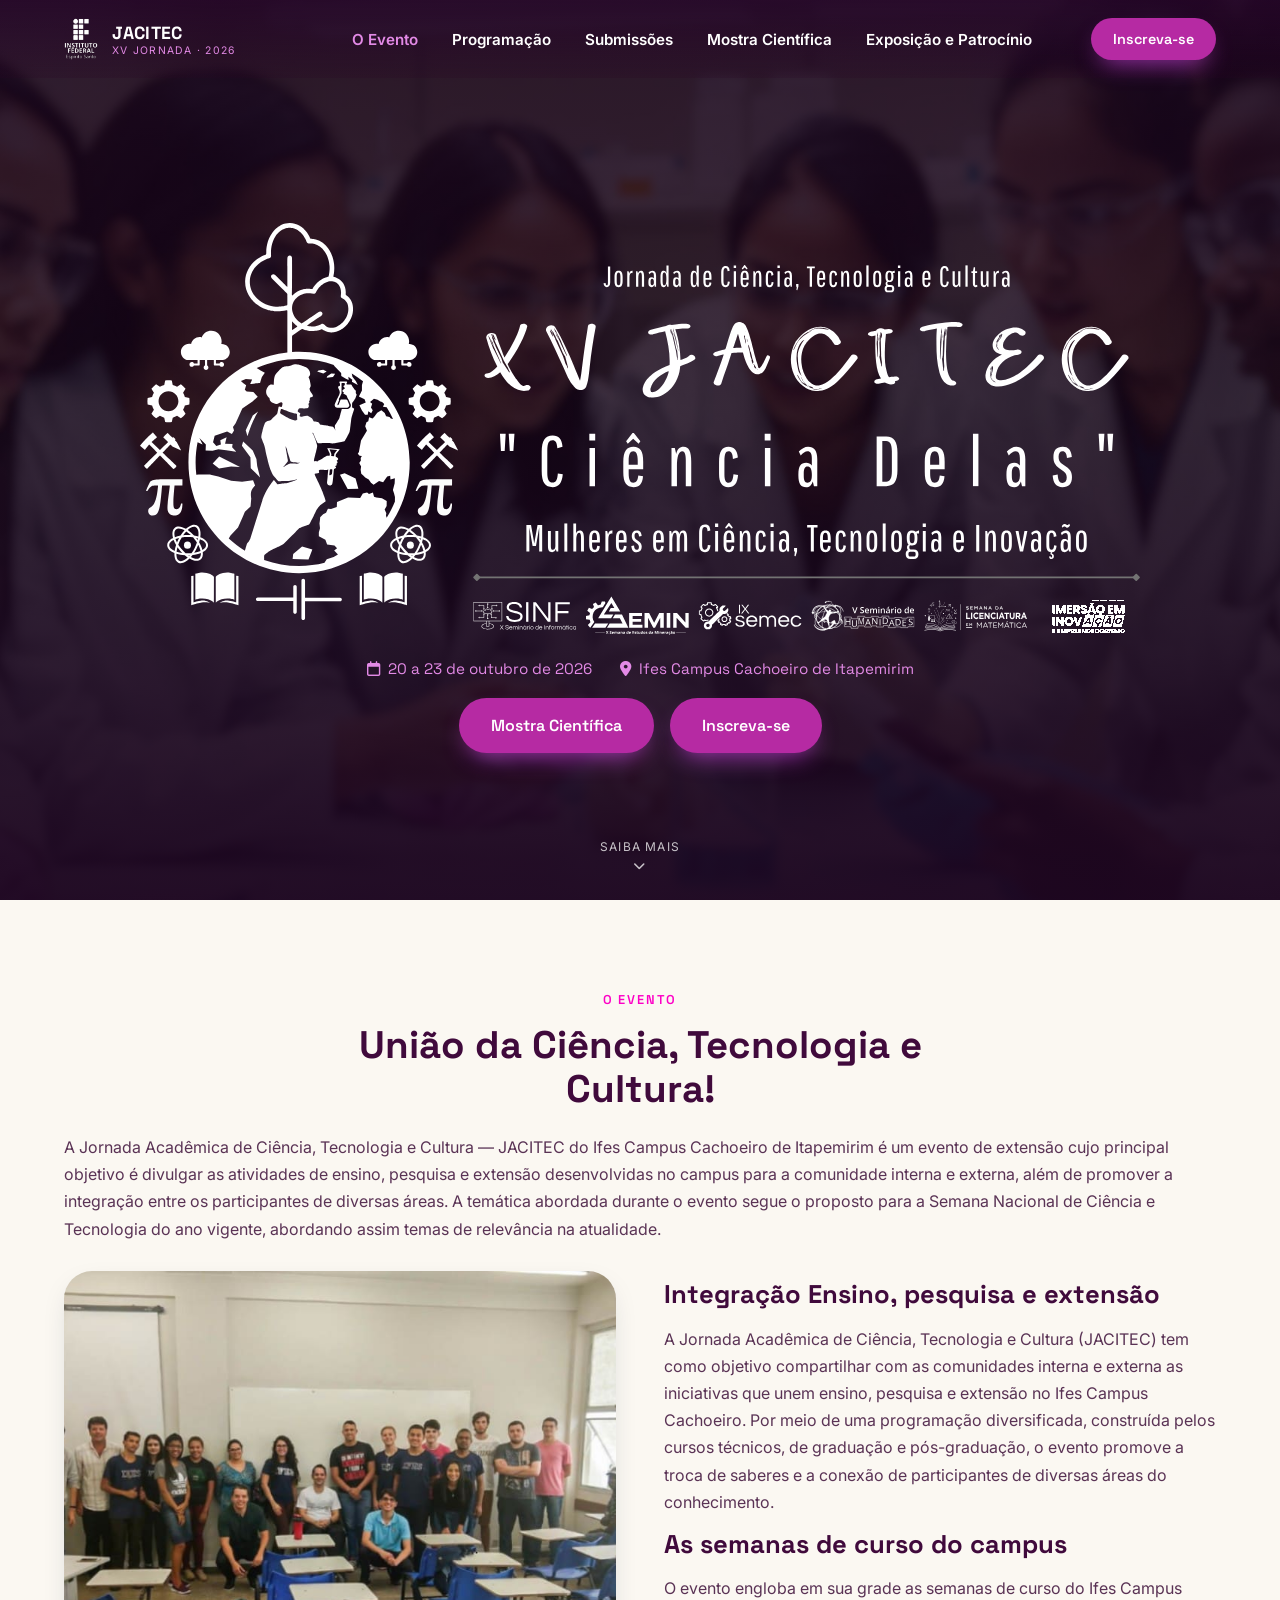
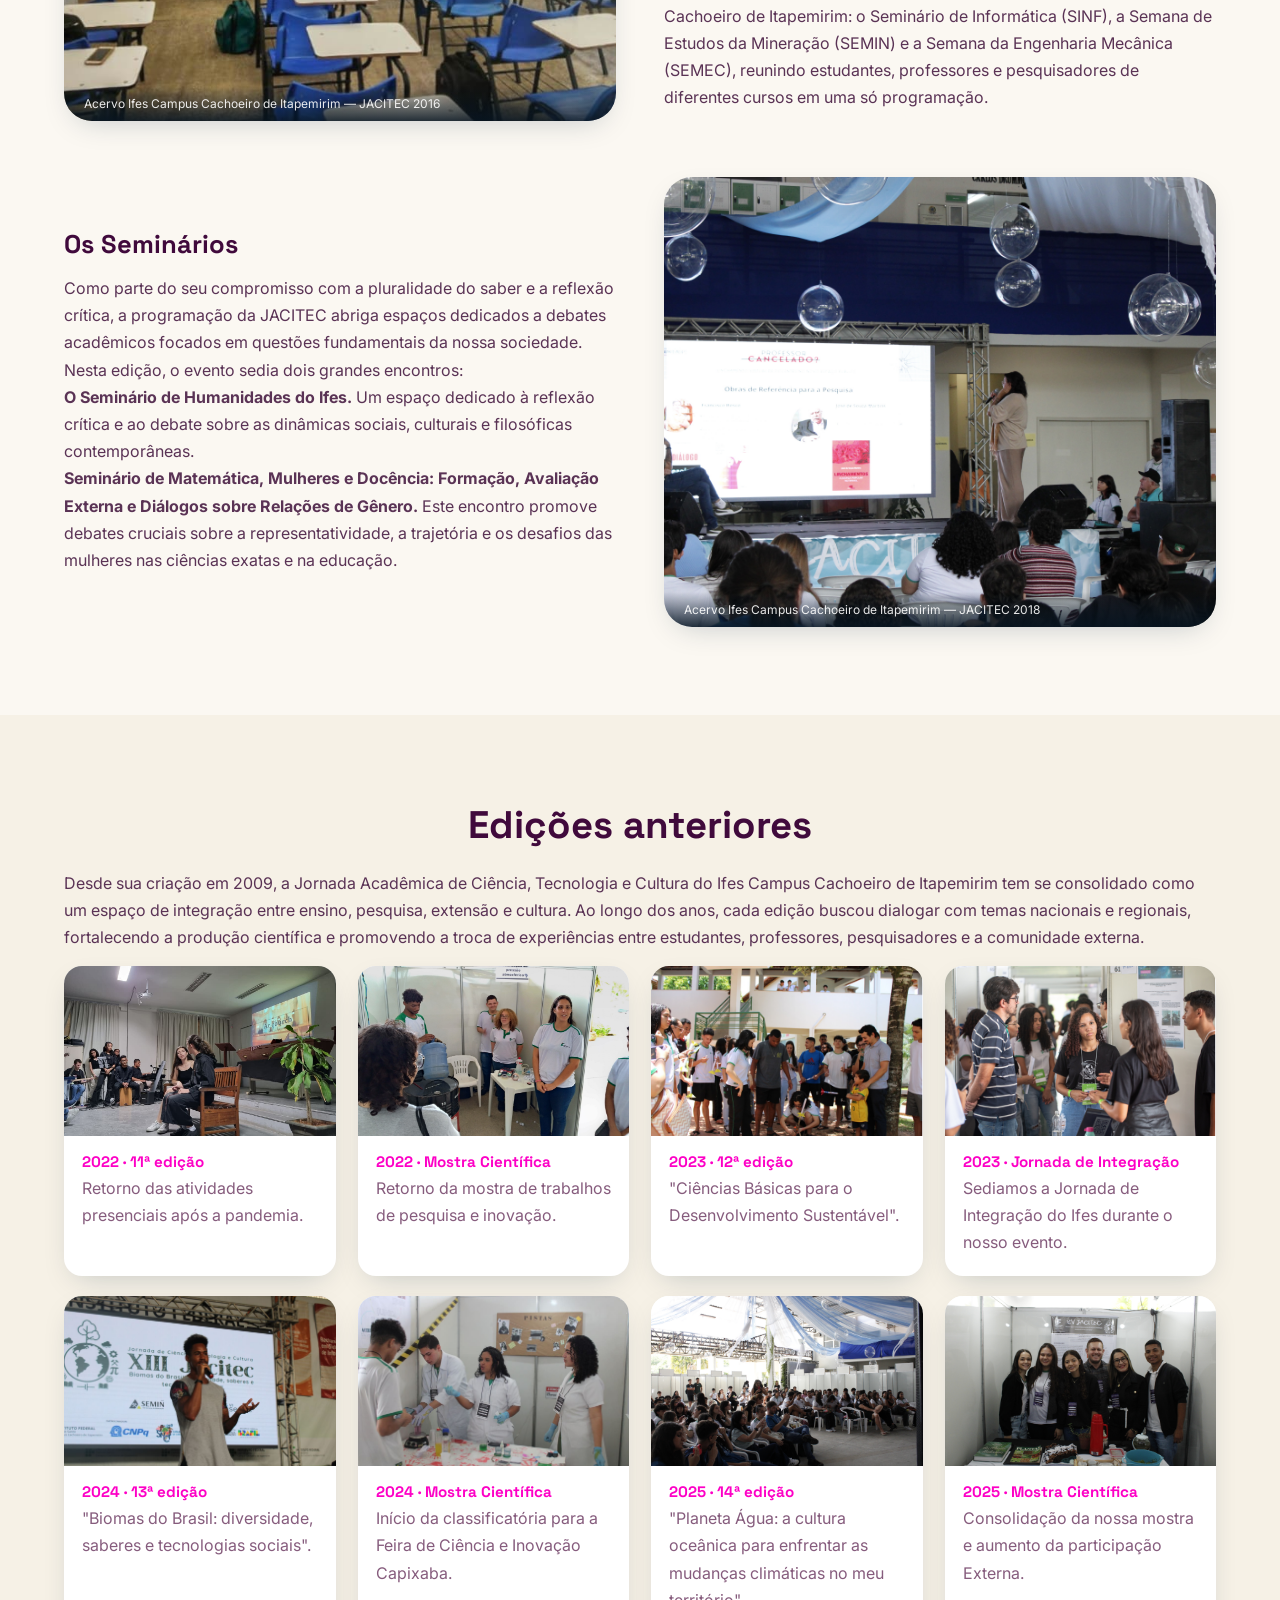
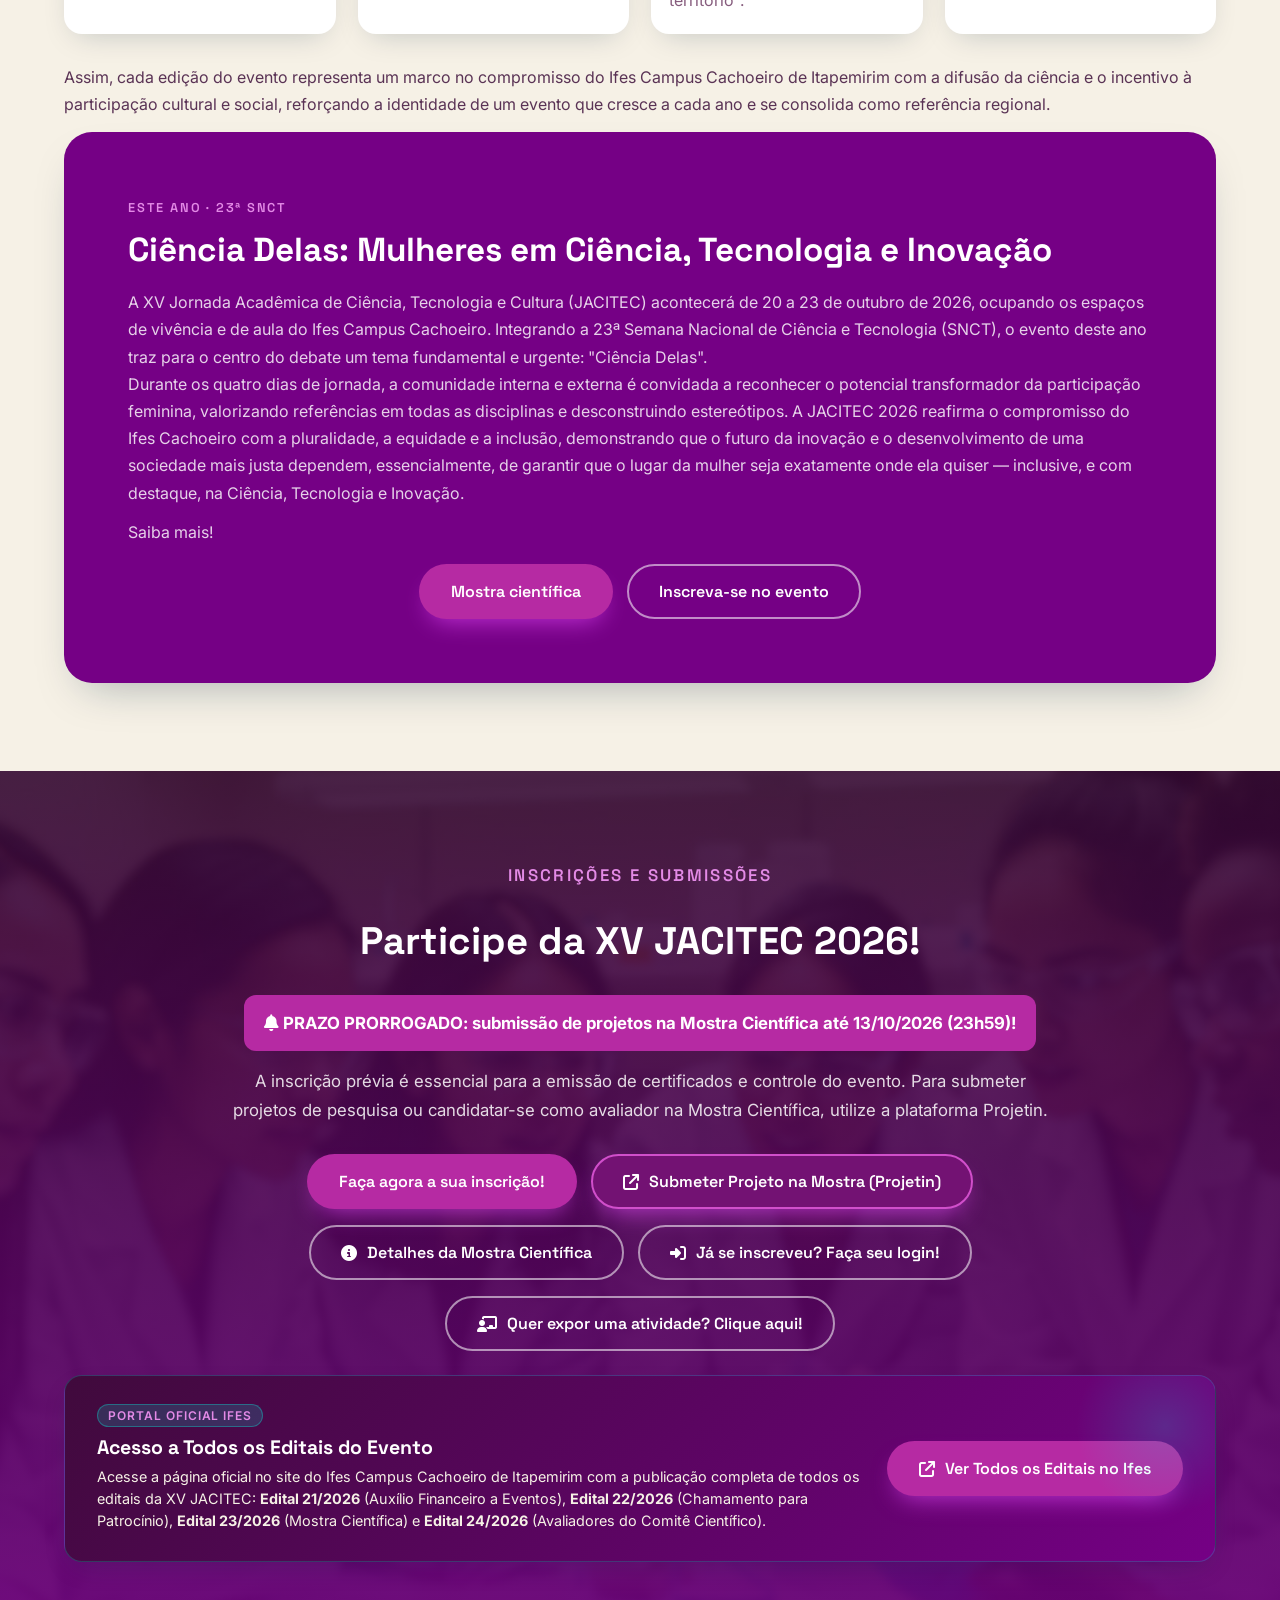
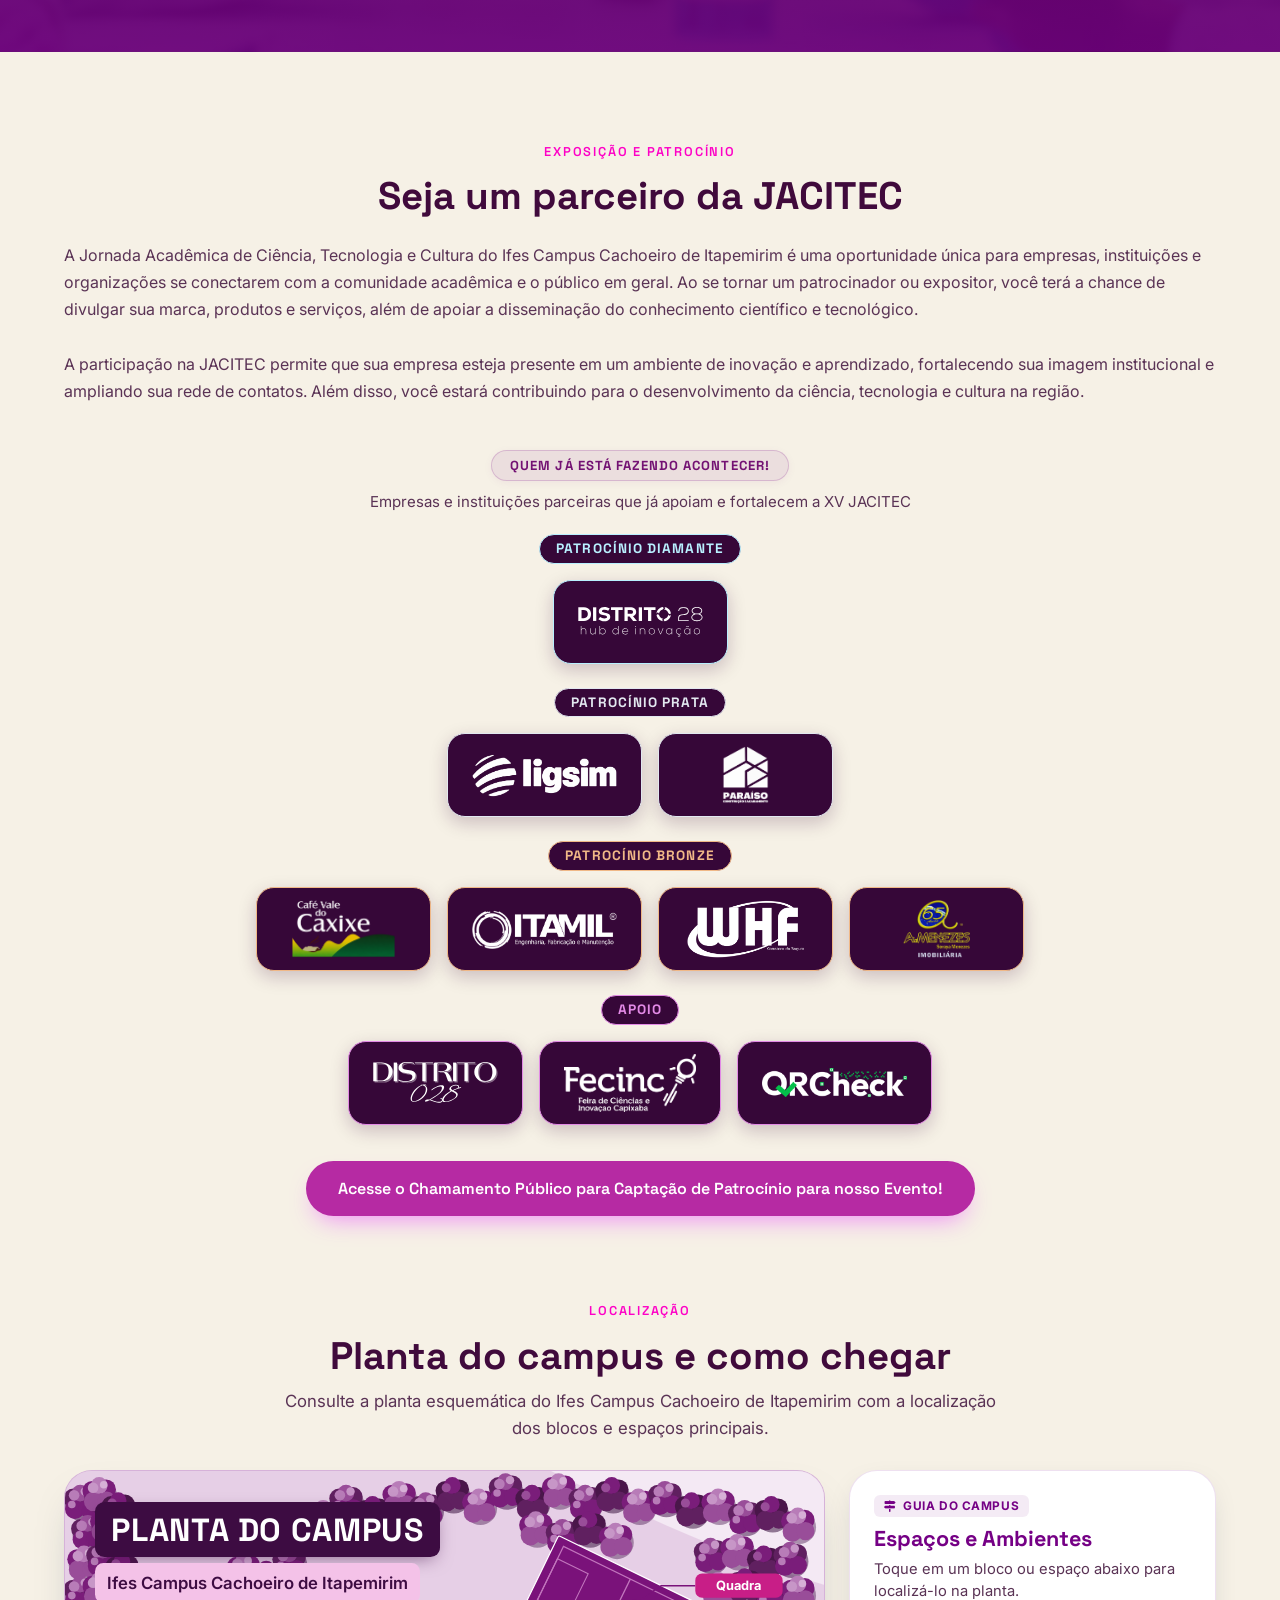
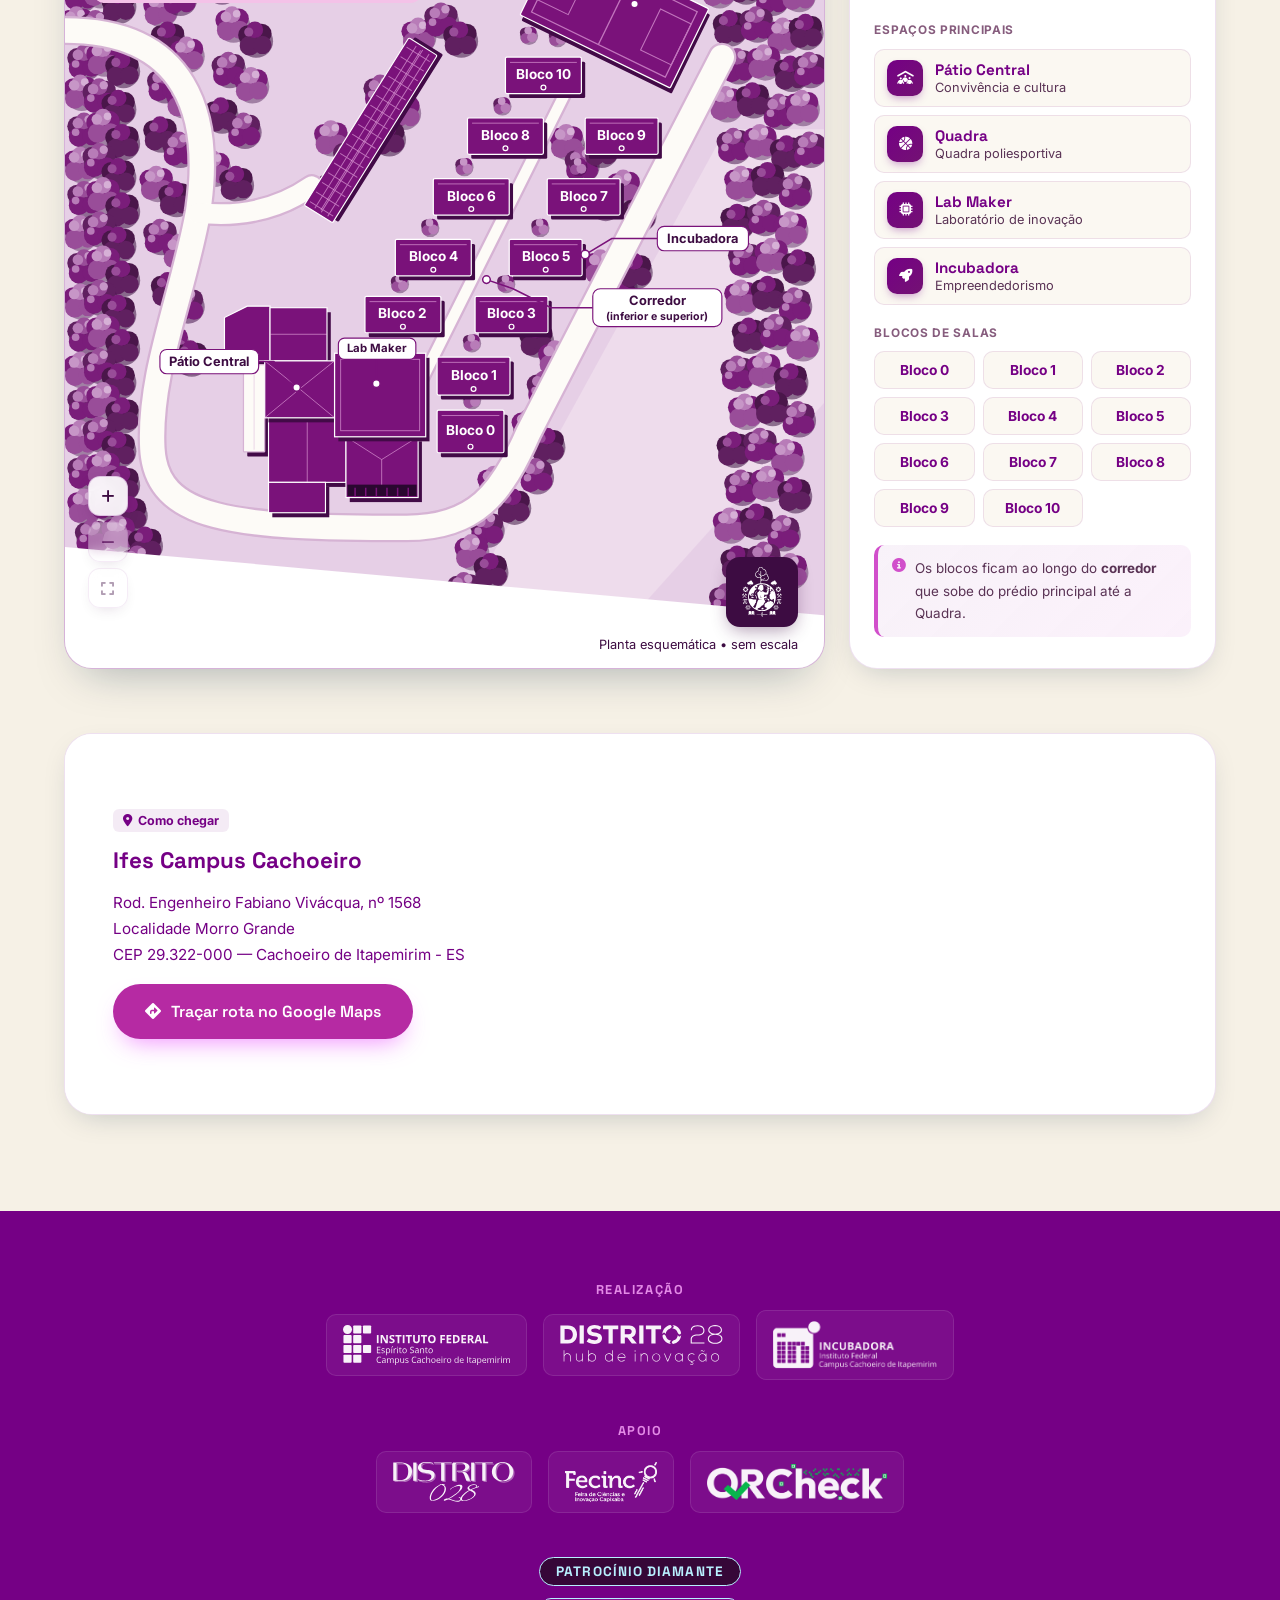
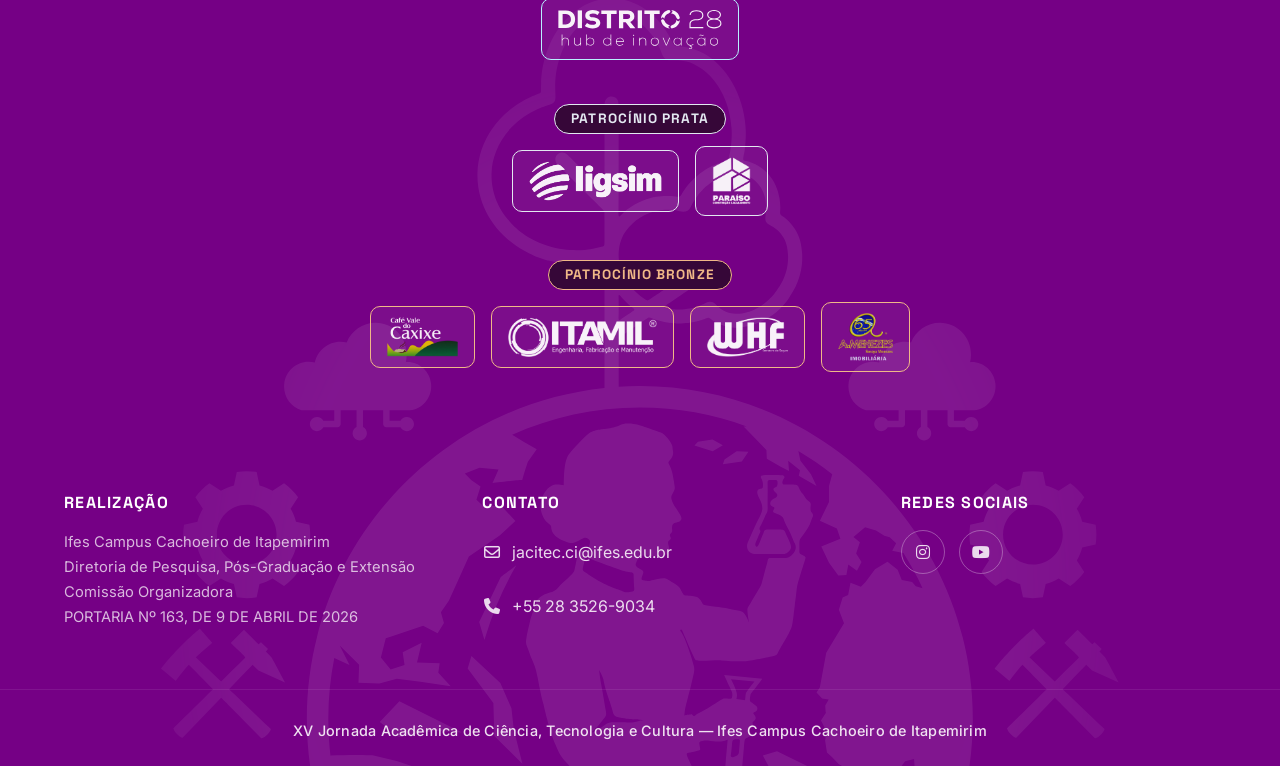
<file: index.html>
<!DOCTYPE html>
<html lang="pt-br">

<head>
  <meta charset="utf-8">
  <meta http-equiv="X-UA-Compatible" content="IE=edge,chrome=1">
  <meta name="viewport" content="width=device-width, initial-scale=1.0, viewport-fit=cover">
  <title>XV JACITEC — Ifes Campus Cachoeiro de Itapemirim | 20 a 23 de outubro de 2026</title>
  <meta name="description"
    content="XV Jornada Acadêmica de Ciência, Tecnologia e Cultura (JACITEC) — Ifes Campus Cachoeiro de Itapemirim. De 20 a 23 de outubro de 2026. Tema: Ciência Delas — Mulheres em Ciência, Tecnologia e Inovação.">
  <meta name="keywords"
    content="JACITEC, Ifes Cachoeiro, Ciência Delas, Mostra Científica, SNCT 2026, pesquisa, inovação, ciência, tecnologia, cultura, Cachoeiro de Itapemirim">
  <meta name="author" content="Ifes Campus Cachoeiro de Itapemirim">
  <meta name="robots" content="index, follow">
  <meta name="theme-color" content="#0a2740">

  <!-- Open Graph / Redes Sociais (WhatsApp, Facebook, LinkedIn) -->
  <meta property="og:type" content="website">
  <meta property="og:locale" content="pt_BR">
  <meta property="og:site_name" content="XV JACITEC 2026 — Ifes Campus Cachoeiro">
  <meta property="og:url" content="https://jacitec.cachoeiro.ifes.edu.br/">
  <meta property="og:title" content="XV JACITEC — Ifes Campus Cachoeiro de Itapemirim | 20 a 23 de outubro de 2026">
  <meta property="og:description"
    content="XV Jornada Acadêmica de Ciência, Tecnologia e Cultura (JACITEC) no Ifes Campus Cachoeiro. 20 a 23 de outubro de 2026. Tema: Ciência Delas. Participe e inscreva-se!">

  <!-- Twitter / X -->
  <meta name="twitter:card" content="summary">
  <meta name="twitter:url" content="https://jacitec.cachoeiro.ifes.edu.br/">
  <meta name="twitter:title" content="XV JACITEC — Ifes Campus Cachoeiro de Itapemirim | 20 a 23 de outubro de 2026">
  <meta name="twitter:description"
    content="XV Jornada Acadêmica de Ciência, Tecnologia e Cultura (JACITEC) no Ifes Campus Cachoeiro. 20 a 23 de outubro de 2026. Tema: Ciência Delas.">
  <link rel="canonical" href="https://jacitec.cachoeiro.ifes.edu.br/">
  <link rel="icon" href="img/favicon.ico" type="image/x-icon">
  <link rel="shortcut icon" href="img/favicon.ico" type="image/x-icon">
  <link rel="preconnect" href="https://fonts.googleapis.com">
  <link rel="preconnect" href="https://fonts.gstatic.com" crossorigin>
  <link
    href="https://fonts.googleapis.com/css2?family=Space+Grotesk:wght@500;600;700&family=Inter:wght@400;500;600;700&display=swap"
    rel="stylesheet">
  <link rel="stylesheet" href="https://cdnjs.cloudflare.com/ajax/libs/font-awesome/6.5.1/css/all.min.css">
  <link rel="stylesheet" href="css/style.css?v=2.1">
  <link rel="stylesheet" href="css/campus-map.css?v=1.0">
</head>

<body>
  <a class="skip-link" href="#main">Pular para o conteúdo</a>
  <header class="site-header">
    <div class="container">
      <a class="brand" href="index.html">
        <img src="img/ifes-nav.png" alt="Ifes — Campus Cachoeiro de Itapemirim" width="106" height="42">
        <span class="brand-name">JACITEC<span>XV Jornada · 2026</span></span>
      </a>
      <div class="nav-scrim"></div>
      <nav id="main-nav" class="main-nav" aria-label="Navegação principal">
        <a href="#overview" style="color: var(--aqua-300)">O Evento</a>
        <a href="agenda.html">Programação</a>
        <a href="#registration">Submissões</a>
        <a href="mostra.html">Mostra Científica</a>
        <a href="#sponsorship">Exposição e Patrocínio</a>
        <a class="btn btn-primary nav-mobile-cta"
          href="https://qrcheck.io/evento/xv-jornada-academica-de-ciencia-tecnologia-cultura" target="_blank"
          rel="noopener">Inscreva-se</a>
      </nav>
      <div class="header-actions">
        <a class="btn btn-primary btn-sm"
          href="https://qrcheck.io/evento/xv-jornada-academica-de-ciencia-tecnologia-cultura" target="_blank"
          rel="noopener">
          Inscreva-se
        </a>
        <button class="nav-toggle" type="button" aria-label="Abrir menu" aria-expanded="false" aria-controls="main-nav">
          <i class="fa-solid fa-bars"></i>
        </button>
      </div>
    </div>
  </header>
  <main id="main">
    <!-- Cabeçalho da Página com carrossel -->
    <section class="hero">
      <div class="hero-carousel" aria-hidden="true">
        <img class="is-active" src="img/logos-jacitec/imagem1.jpg" alt="">
        <img src="img/logos-jacitec/imagem2.jpg" alt="">
        <img src="img/logos-jacitec/imagem3.jpg" alt="">
        <img src="img/logos-jacitec/imagem4.jpg" alt="">
        <img src="img/logos-jacitec/imagem5.jpg" alt="">
        <img src="img/logos-jacitec/imagem6.jpg" alt="">
      </div>
      <div class="container hero-content">
        <img class="hero-logo hero-logo-desktop" src="img/logo-marca9.svg" alt="XV JACITEC 2026 — Ciência Delas · Semanas de curso e Workshop Imersão em Inovação e Empreendedorismo"
          width="1296" height="520">
        <div class="hero-brand-lockup">
          <img class="hero-brand-symbol" src="img/desenho-jacitec-branco.svg" alt="Símbolo XV JACITEC" width="1098"
            height="1370">
          <img class="hero-brand-text" src="img/texto-jacitec-branco.svg"
            alt="XV JACITEC 2026 — Ciência Delas · Mulheres em Ciência, Tecnologia e Inovação · Semanas de curso e Workshop Imersão em Inovação e Empreendedorismo" width="2300"
            height="1290">
        </div>
        <ul class="hero-meta">
          <li><i class="fa-regular fa-calendar"></i>20 a 23 de outubro de 2026</li>
          <li><i class="fa-solid fa-location-dot"></i>Ifes Campus Cachoeiro de Itapemirim</li>
        </ul>
        <div class="hero-actions">
          <!--<a class="btn btn-primary" href="agenda.html">Programação</a>-->
          <a class="btn btn-primary" href="mostra.html">Mostra Científica</a>
          <a class="btn btn-primary" href="https://qrcheck.io/evento/xv-jornada-academica-de-ciencia-tecnologia-cultura"
            target="_blank" rel="noopener">Inscreva-se</a>
        </div>
      </div>
      <a class="hero-scroll-cue" href="#overview" aria-label="Rolar para o conteúdo">
        <span>Saiba mais</span>
        <i class="fa-solid fa-chevron-down"></i>
      </a>
    </section>
    <section id="overview">
      <div class="container">
        <div class="section-head">
          <p class="eyebrow">O evento</p>
          <h2>União da Ciência, Tecnologia e Cultura!</h2>
        </div>
        <p class="about-lead">
          A Jornada Acadêmica de Ciência, Tecnologia e Cultura — JACITEC do Ifes Campus Cachoeiro de Itapemirim é um
          evento
          de extensão cujo principal objetivo é divulgar as atividades de ensino, pesquisa e extensão desenvolvidas no
          campus para a comunidade interna e externa, além de promover a integração entre os participantes de diversas
          áreas. A temática abordada durante o evento segue o proposto para a Semana Nacional de Ciência e Tecnologia do
          ano vigente, abordando assim temas de relevância na atualidade.
        </p>
        <div class="feature-row">
          <figure class="feature-media">
            <img src="img/JACITEC 2016.jpg" alt="Estudantes e visitantes na JACITEC 2016" loading="lazy" width="550"
              height="450">
            <figcaption>Acervo Ifes Campus Cachoeiro de Itapemirim — JACITEC 2016</figcaption>
          </figure>
          <div class="feature-text">
            <h3>Integração Ensino, pesquisa e extensão</h3>
            <p class="about-lead-text">
              A Jornada Acadêmica de Ciência, Tecnologia e Cultura (JACITEC) tem como objetivo compartilhar com as
              comunidades interna e externa as iniciativas que unem ensino, pesquisa e extensão no Ifes Campus
              Cachoeiro. Por meio de uma programação diversificada, construída pelos cursos técnicos, de graduação e
              pós-graduação, o evento promove a troca de saberes e a conexão de participantes de diversas áreas do
              conhecimento.
            </p>
            <h3>As semanas de curso do campus</h3>
            <p class="about-lead-text">
              O evento engloba em sua grade as semanas de curso do Ifes Campus Cachoeiro de Itapemirim: o Seminário de
              Informática (SINF), a Semana de Estudos da Mineração (SEMIN) e a Semana da Engenharia Mecânica (SEMEC),
              reunindo estudantes, professores e pesquisadores de diferentes cursos em uma só programação.
            </p>
          </div>
        </div>
        <div class="feature-row reverse">
          <figure class="feature-media">
            <img src="img/sem_hum_25.JPG" alt="Seminário de Humanidades 2025" loading="lazy" width="550" height="450">
            <figcaption>Acervo Ifes Campus Cachoeiro de Itapemirim — JACITEC 2018</figcaption>
          </figure>
          <div class="feature-text">
            <h3>Os Seminários</h3>
            <p class="about-lead-text">
              Como parte do seu compromisso com a pluralidade do saber e a reflexão crítica, a programação da JACITEC
              abriga espaços dedicados a debates acadêmicos focados em questões fundamentais da nossa sociedade. Nesta
              edição, o evento sedia dois grandes encontros:
              <br> <strong>O Seminário de Humanidades do Ifes.</strong> Um espaço dedicado à reflexão crítica e ao
              debate sobre as dinâmicas sociais, culturais e filosóficas contemporâneas.
              <br> <strong>Seminário de Matemática, Mulheres e Docência: Formação, Avaliação Externa e Diálogos sobre
                Relações de Gênero.</strong> Este encontro promove debates cruciais sobre a representatividade, a
              trajetória e os desafios das mulheres nas ciências exatas e na educação.
            </p>
          </div>
        </div>
      </div>
    </section>
    <section class="section-alt">
      <div class="container">
        <div class="section-head">
          <h2>Edições anteriores</h2>
        </div>
        <div class="history-copy">
          <p class="about-lead-text">
            Desde sua criação em 2009, a Jornada Acadêmica de Ciência, Tecnologia e Cultura do Ifes Campus Cachoeiro de
            Itapemirim tem se consolidado como um espaço de integração entre ensino, pesquisa, extensão e cultura. Ao
            longo dos anos, cada edição buscou dialogar com temas nacionais e regionais, fortalecendo a produção
            científica e promovendo a troca de experiências entre estudantes, professores, pesquisadores e a comunidade
            externa.
          </p>
          <div class="timeline">
            <article class="timeline-item">
              <img src="img/edicoes_anteriores/JACITEC 2022.jpg" alt="JACITEC 2022" loading="lazy" width="1100"
                height="619">
              <div class="timeline-body">
                <span class="timeline-year">2022 · 11ª edição</span>
                <p>Retorno das atividades presenciais após a pandemia.</p>
              </div>
            </article>
            <article class="timeline-item">
              <img src="img/edicoes_anteriores/Mostra 2022.jpg" alt="Mostra Científica 2022" loading="lazy" width="1100"
                height="619">
              <div class="timeline-body">
                <span class="timeline-year">2022 · Mostra Científica</span>
                <p>Retorno da mostra de trabalhos de pesquisa e inovação.</p>
              </div>
            </article>
            <article class="timeline-item">
              <img src="img/edicoes_anteriores/JACITEC 2023.png" alt="JACITEC 2023" loading="lazy" width="1100"
                height="733">
              <div class="timeline-body">
                <span class="timeline-year">2023 · 12ª edição</span>
                <p>"Ciências Básicas para o Desenvolvimento Sustentável".</p>
              </div>
            </article>
            <article class="timeline-item">
              <img src="img/edicoes_anteriores/JORNADA 2023.png" alt="Mostra Científica 2024" loading="lazy"
                width="1100" height="733">
              <div class="timeline-body">
                <span class="timeline-year">2023 · Jornada de Integração</span>
                <p>Sediamos a Jornada de Integração do Ifes durante o nosso evento.</p>
              </div>
            </article>
          </div> <br>
          <div class="timeline">
            <article class="timeline-item">
              <img src="img/edicoes_anteriores/JACITEC 2024.JPG" alt="JACITEC 2024" loading="lazy" width="1100"
                height="733">
              <div class="timeline-body">
                <span class="timeline-year">2024 · 13ª edição</span>
                <p>"Biomas do Brasil: diversidade, saberes e tecnologias sociais".</p>
              </div>
            </article>
            <article class="timeline-item">
              <img src="img/edicoes_anteriores/Mostra 2024.JPG" alt="Mostra Científica 2024" loading="lazy" width="1100"
                height="733">
              <div class="timeline-body">
                <span class="timeline-year">2024 · Mostra Científica</span>
                <p>Início da classificatória para a Feira de Ciência e Inovação Capixaba.</p>
              </div>
            </article>
            <article class="timeline-item">
              <img src="img/edicoes_anteriores/JACITEC 2025.JPG" alt="JACITEC 2025" loading="lazy" width="1100"
                height="619">
              <div class="timeline-body">
                <span class="timeline-year">2025 · 14ª edição</span>
                <p>"Planeta Água: a cultura oceânica para enfrentar as mudanças climáticas no meu território".</p>
              </div>
            </article>
            <article class="timeline-item">
              <img src="img/edicoes_anteriores/MOSTRA_2025.jpg" alt="Mostra Científica 2025" loading="lazy" width="1100"
                height="619">
              <div class="timeline-body">
                <span class="timeline-year">2025 · Mostra Científica</span>
                <p>Consolidação da nossa mostra e aumento da participação Externa.</p>
              </div>
            </article>
          </div>
          <p class="about-lead-text" style="margin-top: 30px;">
            Assim, cada edição do evento representa um marco no compromisso do Ifes Campus Cachoeiro de Itapemirim com a
            difusão da ciência e o incentivo à participação cultural e social, reforçando a identidade de um evento que
            cresce a cada ano e se consolida como referência regional.
          </p>
        </div>

        <div class="this-year-container">
          <div class="this-year">
            <div>
              <p class="eyebrow">Este ano · 23ª SNCT</p>
              <h2>Ciência Delas: Mulheres em Ciência, Tecnologia e Inovação</h2>
              <p>
                A XV Jornada Acadêmica de Ciência, Tecnologia e Cultura (JACITEC) acontecerá de 20 a 23 de outubro de
                2026, ocupando os espaços de vivência e de aula do Ifes Campus Cachoeiro. Integrando a 23ª Semana
                Nacional de Ciência e Tecnologia (SNCT), o evento deste ano traz para o centro do debate um tema
                fundamental e urgente: "Ciência Delas". <br>Durante os quatro dias de jornada, a comunidade interna e
                externa é convidada a reconhecer o potencial transformador da participação feminina, valorizando
                referências em todas as disciplinas e desconstruindo estereótipos. A JACITEC 2026 reafirma o compromisso
                do Ifes Cachoeiro com a pluralidade, a equidade e a inclusão, demonstrando que o futuro da inovação e o
                desenvolvimento de uma sociedade mais justa dependem, essencialmente, de garantir que o lugar da mulher
                seja exatamente onde ela quiser — inclusive, e com destaque, na Ciência, Tecnologia e Inovação.
              </p>
              <p>Saiba mais!</p>
              <div class="this-year-actions">
                <!-- <a class="btn btn-ghost" href="agenda.html">Ver agenda completa</a> -->
                <a class="btn btn-primary" href="mostra.html">Mostra científica</a>
                <a class="btn btn-ghost"
                  href="https://qrcheck.io/evento/xv-jornada-academica-de-ciencia-tecnologia-cultura" target="_blank"
                  rel="noopener">Inscreva-se no evento</a>
              </div>
            </div>
            <!-- <figure class="this-year-banner">
              <img src="img/Banner_Jacitec-2026.png" alt="Banner oficial da XV JACITEC 2026 — Ciência Delas"
                width="1080" height="1350" loading="lazy">
            </figure> -->
          </div>
        </div>
      </div>
    </section>
    <section id="registration" class="register-band">
      <div class="container">
        <p class="eyebrow">Inscrições e Submissões</p>
        <h2>Participe da XV JACITEC 2026!</h2>
        <p class="deadline-alert"
          style="background: var(--coral-500); color: #fff; padding: 14px 20px; border-radius: 12px; font-weight: 700; display: inline-block; margin: 8px 0 16px;">
          <i class="fa-solid fa-bell"></i> PRAZO PRORROGADO: submissão de projetos na Mostra Científica até 13/10/2026
          (23h59)!
        </p>
        <p>
          A inscrição prévia é essencial para a emissão de certificados e controle do evento. Para submeter projetos de
          pesquisa ou candidatar-se como avaliador na Mostra Científica, utilize a plataforma Projetin.
        </p>
        <div class="register-actions">
          <a class="btn btn-primary" href="https://qrcheck.io/evento/xv-jornada-academica-de-ciencia-tecnologia-cultura"
            target="_blank" rel="noopener">
            Faça agora a sua inscrição!
          </a>
          <a class="btn btn-primary" href="https://projetin.org/#/fair/details/5SQxffCaAJgheTlM43ku" target="_blank"
            rel="noopener" style="background: var(--ocean-700); border-color: var(--aqua-400);">
            <i class="fa-solid fa-arrow-up-right-from-square"></i> Submeter Projeto na Mostra (Projetin)
          </a>
          <a class="btn btn-ghost" href="mostra.html">
            <i class="fa-solid fa-circle-info"></i> Detalhes da Mostra Científica
          </a>
          <a class="btn btn-ghost" href="https://qrcheck.io/login" target="_blank" rel="noopener">
            <i class="fa-solid fa-right-to-bracket"></i> Já se inscreveu? Faça seu login!
          </a>
          <a class="btn btn-ghost" href="https://forms.gle/t5tYPDw9azXi1pSe8" target="_blank" rel="noopener">
            <i class="fa-solid fa-chalkboard-user"></i> Quer expor uma atividade? Clique aqui!
          </a>
        </div>

        <!-- Banner com link para todos os editais no portal do Ifes -->
        <div class="edital-ifes-banner">
          <div class="edital-ifes-content">
            <span class="doc-badge doc-badge-portal">Portal Oficial Ifes</span>
            <h3>Acesso a Todos os Editais do Evento</h3>
            <p>
              Acesse a página oficial no site do Ifes Campus Cachoeiro de Itapemirim com a publicação completa de todos
              os editais da XV JACITEC:
              <strong>Edital 21/2026</strong> (Auxílio Financeiro a Eventos),
              <strong>Edital 22/2026</strong> (Chamamento para Patrocínio),
              <strong>Edital 23/2026</strong> (Mostra Científica) e
              <strong>Edital 24/2026</strong> (Avaliadores do Comitê Científico).
            </p>
          </div>
          <div class="edital-ifes-action">
            <a class="btn btn-primary"
              href="https://cachoeiro.ifes.edu.br/noticias/17181-xv-jornada-academica-de-ciencia-tecnologia-e-cultura-jacitec"
              target="_blank" rel="noopener">
              <i class="fa-solid fa-arrow-up-right-from-square"></i> Ver Todos os Editais no Ifes
            </a>
          </div>
        </div>
      </div>
    </section>
    <section id="sponsorship" class="section-alt">
      <div class="container">
        <div class="section-head">
          <p class="eyebrow">Exposição e patrocínio</p>
          <h2>Seja um parceiro da JACITEC</h2>
        </div>

        <p class="about-lead">
          A Jornada Acadêmica de Ciência, Tecnologia e Cultura do Ifes Campus Cachoeiro de Itapemirim é uma oportunidade
          única para empresas, instituições e organizações se conectarem com a comunidade acadêmica e o público em
          geral. Ao se tornar um patrocinador ou expositor, você terá a chance de divulgar sua marca, produtos e
          serviços, além de apoiar a disseminação do conhecimento científico e tecnológico.
        </p>
        <p class="about-lead">
          A participação na JACITEC permite que sua empresa esteja presente em um ambiente de inovação e aprendizado,
          fortalecendo sua imagem institucional e ampliando sua rede de contatos. Além disso, você estará contribuindo
          para o desenvolvimento da ciência, tecnologia e cultura na região.
        </p>

        <!-- Patrocinadores organizados por categoria -->
        <div class="sponsorship-showcase">
          <div class="showcase-header">
            <span class="showcase-badge">
              <!-- <i class="fa-solid fa-handshake-angle"></i> -->
              Quem já está fazendo acontecer!
            </span>
            <p class="showcase-sub">Empresas e instituições parceiras que já apoiam e fortalecem a XV JACITEC</p>
          </div>

          <div class="sponsor-categories" aria-label="Patrocinadores por categoria">
            <div class="sponsor-category sponsor-category-diamante">
              <h3 class="sponsor-category-heading">Patrocínio Diamante</h3>
              <div class="sponsor-category-logos">
                <a class="sponsor-ticker-card" href="https://distrito28.com.br/" rel="noopener" target="_blank" title="Hub de Inovação Distrito 28">
                  <img alt="Hub de Inovação Distrito 28" loading="lazy" src="img/footer/realizacao/hub28.svg"/>
                </a>
              </div>
            </div>

            <div class="sponsor-category sponsor-category-prata">
              <h3 class="sponsor-category-heading">Patrocínio Prata</h3>
              <div class="sponsor-category-logos">
                <a class="sponsor-ticker-card" href="https://ligsim.com/" rel="noopener" target="_blank" title="DRCALL Tecnologia Ltda / Ligsim">
                  <img alt="DRCALL Tecnologia Ltda / Ligsim" loading="lazy" src="img/footer/patrocinio/ligsim.png"/>
                </a>
                <a class="sponsor-ticker-card sponsor-card-square" href="https://www.instagram.com/paraisomaterialconstrucao/" rel="noopener" target="_blank" title="Paraíso Material de Construção e Acabamento Ltda">
                  <img alt="Paraíso Material de Construção e Acabamento Ltda" loading="lazy" src="img/footer/patrocinio/paraiso-construccao.png"/>
                </a>
              </div>
            </div>

            <div class="sponsor-category sponsor-category-bronze">
              <h3 class="sponsor-category-heading">Patrocínio Bronze</h3>
              <div class="sponsor-category-logos">
                <a class="sponsor-ticker-card" href="https://www.instagram.com/cafevaledocaxixe/" rel="noopener" target="_blank" title="Café Vale do Caxixe">
                  <img alt="Café Vale do Caxixe" loading="lazy" src="img/footer/patrocinio/cafe-vale-do-caxixe.png"/>
                </a>
                <a class="sponsor-ticker-card" href="http://www.itamil.com.br/" rel="noopener" target="_blank" title="Itamil - Engenharia, Fabricação e Manutenção">
                  <img alt="Itamil" loading="lazy" src="img/footer/patrocinio/itamil.png"/>
                </a>
                <a class="sponsor-ticker-card" href="http://whfcorretora.com.br/" rel="noopener" target="_blank" title="WHF Corretora de Seguros">
                  <img alt="WHF Corretora de Seguros" loading="lazy" src="img/footer/patrocinio/whf-corretora.png"/>
                </a>
                <a class="sponsor-ticker-card sponsor-card-square" href="https://amenezes.com/" rel="noopener" target="_blank" title="Menezes Imobiliária">
                  <img alt="Menezes Imobiliária" loading="lazy" src="img/footer/patrocinio/amenezes-imobiliaria.png"/>
                </a>
              </div>
            </div>


            <div class="sponsor-category sponsor-category-apoio">
              <h3 class="sponsor-category-heading">Apoio</h3>
              <div class="sponsor-category-logos">
                <a class="sponsor-ticker-card" href="https://028distrito.blogspot.com/" rel="noopener" target="_blank" title="Distrito 028">
                  <img alt="Distrito 028" loading="lazy" src="img/footer/apoio/distrito28.svg"/>
                </a>
                <a class="sponsor-ticker-card" href="https://fecinc.org/" rel="noopener" target="_blank" title="FECINC - Feira de Ciências e Inovação Capixaba">
                  <img alt="FECINC" loading="lazy" src="img/footer/apoio/fecinc.png"/>
                </a>
                <a class="sponsor-ticker-card" href="https://qrcheck.io/" rel="noopener" target="_blank" title="QRCheck">
                  <img alt="QRCheck" loading="lazy" src="img/footer/credenciamento/qrcheck.png"/>
                </a>
              </div>
            </div>
          </div>
        </div>

        <div class="sponsorship-cta">
          <a class="btn btn-primary"
            href="http://gedoc.ifes.edu.br/documento/B075E3DA04DE9EC509CF3E8DEB047C44?inline=true" target="_blank">
            Acesse o Chamamento Público para Captação de Patrocínio para nosso Evento!
          </a>
        </div>
      </div>
    </section>

                        <!-- Localização: Planta interativa do campus + Como chegar -->
    <section id="local" class="venue-section">
      <div class="container">
        <div class="section-head">
          <p class="eyebrow">Localização</p>
          <h2>Planta do campus e como chegar</h2>
          <p class="venue-subtitle">
            Consulte a planta esquemática do Ifes Campus Cachoeiro de Itapemirim com a localização dos blocos e espaços principais.
          </p>
        </div>

        <div class="campus-map" id="campus-map">
          <div class="campus-map__stage" id="campus-map-stage" tabindex="0"
            aria-label="Planta interativa do campus. Use + e − para zoom e as setas para mover.">
            <p class="campus-map__title" aria-hidden="true">
              <span class="campus-map__title-main">PLANTA DO CAMPUS</span>
              <span class="campus-map__title-sub">Ifes Campus Cachoeiro de Itapemirim</span>
            </p>
            <div class="campus-map__brand">
              <img src="img/logo-jacitec-xv-branco.svg" alt="XV JACITEC — Ciência Delas">
            </div>

            <svg class="campus-map__svg" id="campus-svg" viewBox="0 0 1000 1050" preserveAspectRatio="xMidYMid meet"
              xmlns="http://www.w3.org/2000/svg" role="img" aria-labelledby="campus-svg-title campus-svg-desc">
              <title id="campus-svg-title">Planta do Campus — Ifes Campus Cachoeiro de Itapemirim</title>
              <desc id="campus-svg-desc">Planta esquemática com o complexo principal (Pátio Central e Lab Maker), os Blocos 0 a 10
                ao longo do corredor central, a Incubadora ao lado do Bloco 5 e a Quadra no alto à direita.</desc>
              <defs>
                <!-- Filtro de sombra externa suave para árvores -->
                <filter id="tree-shadow" x="-20%" y="-20%" width="140%" height="140%">
                  <feDropShadow dx="2" dy="4" stdDeviation="3" flood-color="#3A0842" flood-opacity="0.45" />
                </filter>

                <g id="cm-tree-1">
                  <circle cx="2" cy="4" r="22" fill="#3A0842" opacity=".5" />
                  <circle cx="-9" cy="-4" r="13" fill="#602060" />
                  <circle cx="9" cy="-6" r="13" fill="#602060" />
                  <circle cx="-7" cy="10" r="13" fill="#7A1D7A" />
                  <circle cx="10" cy="9" r="12" fill="#7A1D7A" />
                  <circle cx="0" cy="-11" r="11" fill="#994D99" />
                  <circle cx="-8" cy="-8" r="7" fill="#B87CB8" />
                  <circle cx="6" cy="-13" r="5.5" fill="#C796C7" />
                  <circle cx="-11" cy="4" r="5" fill="#B87CB8" />
                </g>
                <g id="cm-tree-2">
                  <circle cx="2" cy="4" r="22" fill="#3A0842" opacity=".4" />
                  <circle cx="-9" cy="-4" r="13" fill="#7A1D7A" />
                  <circle cx="9" cy="-6" r="13" fill="#7A1D7A" />
                  <circle cx="-7" cy="10" r="13" fill="#994D99" />
                  <circle cx="10" cy="9" r="12" fill="#994D99" />
                  <circle cx="0" cy="-11" r="11" fill="#B87CB8" />
                  <circle cx="-8" cy="-8" r="7" fill="#C796C7" />
                  <circle cx="6" cy="-12" r="5" fill="#D6B0D6" />
                </g>
                <g id="cm-tree-3">
                  <circle cx="2" cy="4" r="22" fill="#2E0535" opacity=".5" />
                  <circle cx="-9" cy="-4" r="13" fill="#4A164A" />
                  <circle cx="9" cy="-6" r="13" fill="#4A164A" />
                  <circle cx="-7" cy="10" r="13" fill="#602060" />
                  <circle cx="10" cy="9" r="12" fill="#602060" />
                  <circle cx="0" cy="-11" r="11" fill="#7A1D7A" />
                  <circle cx="-8" cy="-8" r="6" fill="#994D99" />
                </g>
                <g id="cm-tree-sm">
                  <circle cx="1" cy="2" r="12" fill="#3A0842" opacity=".4" />
                  <circle cx="-4" cy="-2" r="7" fill="#602060" />
                  <circle cx="4" cy="-3" r="7" fill="#7A1D7A" />
                  <circle cx="-3" cy="5" r="7" fill="#994D99" />
                  <circle cx="5" cy="4" r="6.5" fill="#B87CB8" />
                  <circle cx="0" cy="-5" r="5" fill="#C796C7" />
                </g>
              </defs>

              <!-- Terreno de Fundo -->
              <rect width="1000" height="1050" fill="#E6CFE6" />
              <!-- Área externa suave no topo direito -->
              <path d="M640 0 H1000 V150 C 900 120, 780 70, 640 0 Z" fill="#F4E9F4" />
              <!-- Gramado claro à direita da via leste -->
              <polygon id="cm-lawn" points="530,960 870,340 1000,340 1000,700 740,990" fill="#EEDCEC" />

              <!-- Vegetação densa (gerada via script com contornos ricos) -->
              <g id="cm-trees" aria-hidden="true"></g>

              <!-- VIAS E CAMINHOS (Creme/Off-white #FDFBF7) -->
              <g aria-hidden="true">
                <!-- 1. Borda/Contorno das vias -->
                <!-- Anel Viário Principal (Curva em "U" contínua) -->
                <path class="cm-road-edge" stroke-width="38" d="M 0 210 C 160 210, 195 320, 175 450 C 155 560, 110 660, 115 760 C 120 855, 220 865, 450 865 C 540 865, 575 820, 610 740 L 865 245" />
                <!-- Bifurcação / Ramificação da Esquerda (subindo para a direita) -->
                <path class="cm-road-edge" stroke-width="32" d="M 175 450 Q 260 460, 325 415" />
                <!-- Passarela Central diagonal (mais estreita) -->
                <path class="cm-road-edge" stroke-width="20" d="M 465 680 L 675 260" />

                <!-- 2. Preenchimento creme das vias (#FDFBF7) -->
                <path class="cm-road" stroke-width="32" d="M 0 210 C 160 210, 195 320, 175 450 C 155 560, 110 660, 115 760 C 120 855, 220 865, 450 865 C 540 865, 575 820, 610 740 L 865 245" />
                <path class="cm-road" stroke-width="26" d="M 175 450 Q 260 460, 325 415" />
                <path class="cm-road" stroke-width="14" d="M 465 680 L 675 260" />
              </g>

              <!-- Base Branca Inferior com inclinação diagonal -->
              <polygon points="0,890 1000,980 1000,1050 0,1050" fill="#FFFFFF" />

              <!-- PRÉDIO COMPRIDO (Estacionamento/Usina Solar na esquerda) -->
              <!-- Rotação corrigida: -58 graus, base em (315, 440) até topo em (475, 235) -->
              <g aria-hidden="true" transform="translate(315, 440) rotate(-58)">
                <rect class="cm-structure-shadow" x="5" y="6" width="260" height="44" rx="2" />
                <rect class="cm-structure" x="0" y="0" width="260" height="44" rx="2" />
                <line class="cm-roof" x1="6" y1="22" x2="254" y2="22" />
                <g class="cm-roof"><line x1="8" y1="4" x2="8" y2="40" /><line x1="23" y1="4" x2="23" y2="40" /><line x1="38" y1="4" x2="38" y2="40" /><line x1="53" y1="4" x2="53" y2="40" /><line x1="68" y1="4" x2="68" y2="40" /><line x1="83" y1="4" x2="83" y2="40" /><line x1="98" y1="4" x2="98" y2="40" /><line x1="113" y1="4" x2="113" y2="40" /><line x1="128" y1="4" x2="128" y2="40" /><line x1="143" y1="4" x2="143" y2="40" /><line x1="158" y1="4" x2="158" y2="40" /><line x1="173" y1="4" x2="173" y2="40" /><line x1="188" y1="4" x2="188" y2="40" /><line x1="203" y1="4" x2="203" y2="40" /><line x1="218" y1="4" x2="218" y2="40" /><line x1="233" y1="4" x2="233" y2="40" /><line x1="248" y1="4" x2="248" y2="40" /><line x1="4" y1="14" x2="256" y2="14" /><line x1="4" y1="24" x2="256" y2="24" /><line x1="4" y1="34" x2="256" y2="34" /></g>
              </g>

              <!-- COMPLEXO PRINCIPAL INFERIOR (Pátio Central e Lab Maker) -->
              <!-- Bloco arquitetônico coeso, sem buracos vazios -->
              <g aria-hidden="true">
                <!-- Sombras projetadas do complexo (#420A47) -->
                <!-- Asa superior esquerda (trapezoidal) -->
                <polygon class="cm-structure-shadow" points="215,651 215,594 245,579 275,579 275,651" />
                <!-- Bloco quadrado superior -->
                <rect class="cm-structure-shadow" x="275" y="581" width="75" height="70" />
                <!-- Faixa vertical esquerda -->
                <rect class="cm-structure-shadow" x="240" y="656" width="28" height="115" rx="1" />
                <!-- Bloco sul do complexo -->
                <rect class="cm-structure-shadow" x="273" y="726" width="102" height="85" />
                <!-- Bloco frontal inferior com colunas -->
                <rect class="cm-structure-shadow" x="375" y="751" width="95" height="80" />
                <!-- Base inferior de ligação -->
                <rect class="cm-structure-shadow" x="273" y="811" width="75" height="40" />

                <!-- Corpos dos prédios unidos (#7A127A / #801380) -->
                <!-- 1. Asa superior esquerda trapezoidal unida ao quadrado superior -->
                <polygon class="cm-structure cm-keep" points="210,645 210,588 240,573 270,573 270,645" />
                <rect class="cm-structure cm-keep" x="270" y="575" width="75" height="70" />
                <line class="cm-roof" x1="270" y1="610" x2="345" y2="610" />

                <!-- 2. Faixa vertical creme/branca na lateral esquerda do Pátio Central -->
                <rect class="cm-keep" x="235" y="650" width="28" height="115" rx="1" fill="#FDFBF7" stroke="#D6B3D4" stroke-width="1.6" />
                <line x1="249" y1="653" x2="249" y2="762" stroke="#E9D3E6" stroke-width="1.2" />

                <!-- 3. Bloco sul do complexo -->
                <rect class="cm-structure cm-keep" x="268" y="720" width="102" height="85" />
                <line class="cm-roof" x1="319" y1="720" x2="319" y2="805" />

                <!-- 4. Base inferior de ligação -->
                <rect class="cm-structure cm-keep" x="268" y="805" width="75" height="40" />

                <!-- 5. Bloco frontal com telhado em duas águas e colunata -->
                <rect class="cm-structure cm-keep" x="370" y="745" width="95" height="80" />
                <polyline class="cm-roof" points="370,745 417,775 465,745" />
                <line class="cm-roof" x1="417" y1="775" x2="417" y2="810" />
                <!-- Colunata / pórtico frontal -->
                <rect x="372" y="808" width="91" height="15" fill="#2A0730" />
                <path d="M382 823 v-11 M396 823 v-11 M410 823 v-11 M424 823 v-11 M438 823 v-11 M452 823 v-11" stroke="#7A127A" stroke-width="2" />
              </g>

              <!-- Pátio Central (Interativo) -->
              <g class="building-group" data-id="patio-central" tabindex="0" role="button" aria-label="Pátio Central">
                <rect class="b-shadow" x="268" y="651" width="92" height="75" />
                <rect class="b-body cm-keep" x="263" y="645" width="92" height="75" />
                <path class="cm-roof" d="M263 645 L309 682 L355 645 M263 720 L309 682 L355 720" />
                <!-- Callout Pátio Central -->
                <path class="cm-callout-line" d="M255 646 H275 L305 680" />
                <circle class="cm-callout-dot" cx="305" cy="680" r="5" />
                <rect class="cm-callout-box" x="125" y="630" width="130" height="32" rx="9" />
                <text class="cm-callout-text" x="190" y="652">Pátio Central</text>
              </g>

              <!-- Lab Maker (Interativo) -->
              <g class="building-group" data-id="lab-maker" tabindex="0" role="button" aria-label="Lab Maker">
                <rect class="b-shadow" x="360" y="641" width="120" height="110" />
                <rect class="b-body cm-keep" x="355" y="635" width="120" height="110" />
                <rect class="cm-roof" x="363" y="643" width="104" height="94" />
                <!-- Callout Lab Maker -->
                <path class="cm-callout-line" d="M410 643 V675" />
                <circle class="cm-callout-dot" cx="410" cy="675" r="5" />
                <rect class="cm-callout-box" x="360" y="615" width="102" height="28" rx="8" />
                <text class="cm-callout-text" x="411" y="634" style="font-size:15px">Lab Maker</text>
              </g>

              <!-- JARDINS / ÁRVORES ENTRE OS BLOCOS -->
              <g aria-hidden="true">
                <!-- Coluna esquerda: entre blocos 2 e 4, 4 e 6, 6 e 8, 8 e 10 -->
                <use href="#cm-tree-sm" x="440" y="542" />
                <use href="#cm-tree-sm" x="480" y="468" />
                <use href="#cm-tree-sm" x="525" y="388" />
                <use href="#cm-tree-sm" x="575" y="308" />

                <!-- Coluna direita: entre 0 e 1, 1 e 3, 3 e 5, 5 e 7, 7 e 9 -->
                <use href="#cm-tree-sm" x="535" y="695" />
                <use href="#cm-tree-sm" x="535" y="620" />
                <use href="#cm-tree-sm" x="580" y="542" />
                <use href="#cm-tree-sm" x="625" y="468" />
                <use href="#cm-tree-sm" x="675" y="388" />
                <!-- Árvores entre Bloco 10 e Quadra -->
                <use href="#cm-tree-sm" x="610" y="215" />
                <use href="#cm-tree-sm" x="648" y="218" />
              </g>

              <!-- QUADRA POLIESPORTIVA (Interativa, centro em ~725, 185) -->
              <!-- Marcações fiéis à original: linha central e áreas retangulares, sem círculo -->
              <g class="building-group" data-id="quadra" tabindex="0" role="button" aria-label="Quadra">
                <g transform="translate(650, 85) rotate(26)">
                  <rect class="b-shadow" x="5" y="6" width="220" height="116" rx="2" />
                  <rect class="b-body" x="0" y="0" width="220" height="116" rx="2" />
                  <!-- Linhas da Quadra -->
                  <g class="cm-roof">
                    <!-- Perímetro interno -->
                    <rect x="12" y="10" width="196" height="96" stroke-width="1.6" />
                    <!-- Linha central divisória -->
                    <line x1="110" y1="10" x2="110" y2="106" stroke-width="1.8" />
                    <!-- Área retangular esquerda -->
                    <rect x="12" y="28" width="45" height="60" stroke-width="1.4" />
                    <!-- Área retangular direita -->
                    <rect x="163" y="28" width="45" height="60" stroke-width="1.4" />
                  </g>
                </g>
                <!-- Callout Quadra (Botão Magenta #C81E87 posicionado em x:830, y:135) -->
                <path class="cm-callout-line" d="M830 151 H785 L750 175" />
                <circle class="cm-callout-dot" cx="750" cy="175" r="5" />
                <rect class="cm-callout-pill" x="830" y="135" width="115" height="32" rx="9" />
                <text class="cm-callout-text cm-callout-pill-text" x="887" y="157">Quadra</text>
              </g>

              <!-- BLOCOS 0 A 10 (Interativos nas coordenadas exatas) -->
              <g class="building-group" data-id="bloco-10" tabindex="0" role="button" aria-label="Bloco 10">
                <rect class="b-shadow" x="585" y="251" width="100" height="48" rx="2" />
                <rect class="b-body cm-keep" x="580" y="245" width="100" height="48" rx="2" />
                <line class="cm-roof" x1="586" y1="252" x2="674" y2="252" />
                <text class="b-label" x="630" y="274">Bloco 10</text>
                <circle class="b-dot" cx="630" cy="285" r="3.2" />
              </g>
              <g class="building-group" data-id="bloco-9" tabindex="0" role="button" aria-label="Bloco 9">
                <rect class="b-shadow" x="690" y="331" width="96" height="48" rx="2" />
                <rect class="b-body cm-keep" x="685" y="325" width="96" height="48" rx="2" />
                <line class="cm-roof" x1="691" y1="332" x2="775" y2="332" />
                <text class="b-label" x="733" y="354">Bloco 9</text>
                <circle class="b-dot" cx="733" cy="365" r="3.2" />
              </g>
              <g class="building-group" data-id="bloco-8" tabindex="0" role="button" aria-label="Bloco 8">
                <rect class="b-shadow" x="535" y="331" width="100" height="48" rx="2" />
                <rect class="b-body cm-keep" x="530" y="325" width="100" height="48" rx="2" />
                <line class="cm-roof" x1="536" y1="332" x2="624" y2="332" />
                <text class="b-label" x="580" y="354">Bloco 8</text>
                <circle class="b-dot" cx="580" cy="365" r="3.2" />
              </g>
              <g class="building-group" data-id="bloco-7" tabindex="0" role="button" aria-label="Bloco 7">
                <rect class="b-shadow" x="640" y="411" width="96" height="48" rx="2" />
                <rect class="b-body cm-keep" x="635" y="405" width="96" height="48" rx="2" />
                <line class="cm-roof" x1="641" y1="412" x2="725" y2="412" />
                <text class="b-label" x="683" y="434">Bloco 7</text>
                <circle class="b-dot" cx="683" cy="445" r="3.2" />
              </g>
              <g class="building-group" data-id="bloco-6" tabindex="0" role="button" aria-label="Bloco 6">
                <rect class="b-shadow" x="490" y="411" width="100" height="48" rx="2" />
                <rect class="b-body cm-keep" x="485" y="405" width="100" height="48" rx="2" />
                <line class="cm-roof" x1="491" y1="412" x2="579" y2="412" />
                <text class="b-label" x="535" y="434">Bloco 6</text>
                <circle class="b-dot" cx="535" cy="445" r="3.2" />
              </g>
              <g class="building-group" data-id="bloco-5" tabindex="0" role="button" aria-label="Bloco 5">
                <rect class="b-shadow" x="590" y="491" width="96" height="48" rx="2" />
                <rect class="b-body cm-keep" x="585" y="485" width="96" height="48" rx="2" />
                <line class="cm-roof" x1="591" y1="492" x2="675" y2="492" />
                <text class="b-label" x="633" y="514">Bloco 5</text>
                <circle class="b-dot" cx="633" cy="525" r="3.2" />
              </g>
              <g class="building-group" data-id="bloco-4" tabindex="0" role="button" aria-label="Bloco 4">
                <rect class="b-shadow" x="440" y="491" width="100" height="48" rx="2" />
                <rect class="b-body cm-keep" x="435" y="485" width="100" height="48" rx="2" />
                <line class="cm-roof" x1="441" y1="492" x2="529" y2="492" />
                <text class="b-label" x="485" y="514">Bloco 4</text>
                <circle class="b-dot" cx="485" cy="525" r="3.2" />
              </g>
              <g class="building-group" data-id="bloco-3" tabindex="0" role="button" aria-label="Bloco 3">
                <rect class="b-shadow" x="545" y="566" width="96" height="48" rx="2" />
                <rect class="b-body cm-keep" x="540" y="560" width="96" height="48" rx="2" />
                <line class="cm-roof" x1="546" y1="567" x2="630" y2="567" />
                <text class="b-label" x="588" y="589">Bloco 3</text>
                <circle class="b-dot" cx="588" cy="600" r="3.2" />
              </g>
              <g class="building-group" data-id="bloco-2" tabindex="0" role="button" aria-label="Bloco 2">
                <rect class="b-shadow" x="400" y="566" width="100" height="48" rx="2" />
                <rect class="b-body cm-keep" x="395" y="560" width="100" height="48" rx="2" />
                <line class="cm-roof" x1="401" y1="567" x2="489" y2="567" />
                <text class="b-label" x="445" y="589">Bloco 2</text>
                <circle class="b-dot" cx="445" cy="600" r="3.2" />
              </g>
              <g class="building-group" data-id="bloco-1" tabindex="0" role="button" aria-label="Bloco 1">
                <rect class="b-shadow" x="495" y="646" width="96" height="50" rx="2" />
                <rect class="b-body cm-keep" x="490" y="640" width="96" height="50" rx="2" />
                <line class="cm-roof" x1="496" y1="647" x2="580" y2="647" />
                <text class="b-label" x="538" y="670">Bloco 1</text>
                <circle class="b-dot" cx="538" cy="682" r="3.2" />
              </g>
              <g class="building-group" data-id="bloco-0" tabindex="0" role="button" aria-label="Bloco 0">
                <rect class="b-shadow" x="495" y="716" width="88" height="56" rx="2" />
                <rect class="b-body cm-keep" x="490" y="710" width="88" height="56" rx="2" />
                <line class="cm-roof" x1="496" y1="717" x2="572" y2="717" />
                <text class="b-label" x="534" y="743">Bloco 0</text>
                <circle class="b-dot" cx="534" cy="758" r="3.2" />
              </g>

              <!-- INCUBADORA (Callout apontando para a lateral direita do Bloco 5) -->
              <g class="building-group" data-id="incubadora" tabindex="0" role="button" aria-label="Incubadora">
                <path class="cm-callout-line" d="M780 484 H720 L685 505" />
                <circle class="cm-callout-dot" cx="685" cy="505" r="5.5" />
                <rect class="cm-callout-box" x="780" y="468" width="120" height="32" rx="9" />
                <text class="cm-callout-text" x="840" y="490">Incubadora</text>
              </g>

              <!-- CORREDOR (inferior e superior) - Rótulo Informativo -->
              <g aria-hidden="true">
                <path class="cm-callout-line" d="M695 575 H640 L590 550 L555 538" />
                <circle class="cm-callout-dot" cx="555" cy="538" r="5" />
                <rect class="cm-callout-box" x="695" y="550" width="170" height="50" rx="10" />
                <text class="cm-callout-text" x="780" y="571">Corredor</text>
                <text class="cm-callout-text" x="780" y="591" style="font-size:14px">(inferior e superior)</text>
              </g>
            </svg>

            <div class="campus-map__controls" role="group" aria-label="Controles de zoom da planta">
              <button type="button" class="campus-map__ctrl" id="campus-zoom-in" aria-label="Aproximar" title="Aproximar">
                <i class="fa-solid fa-plus"></i>
              </button>
              <button type="button" class="campus-map__ctrl" id="campus-zoom-out" aria-label="Afastar" title="Afastar" disabled>
                <i class="fa-solid fa-minus"></i>
              </button>
              <button type="button" class="campus-map__ctrl" id="campus-zoom-reset" aria-label="Ver planta inteira" title="Ver planta inteira" disabled>
                <i class="fa-solid fa-expand"></i>
              </button>
            </div>
            <p class="campus-map__scale">Planta esquemática • sem escala</p>
            <p class="campus-map__hint" id="campus-map-hint" aria-live="polite"></p>
          </div>

          <aside class="campus-panel" aria-label="Locais do campus">
            <span class="campus-panel__badge"><i class="fa-solid fa-signs-post"></i> Guia do campus</span>
            <h3>Espaços e Ambientes</h3>
            <p class="campus-panel__lead">Toque em um bloco ou espaço abaixo para localizá-lo na planta.</p>

            <p class="campus-legend__label">Espaços principais</p>
            <div class="campus-legend campus-legend--featured" id="campus-legend-featured"></div>

            <p class="campus-legend__label">Blocos de salas</p>
            <div class="campus-legend campus-legend--blocks" id="campus-legend-blocks"></div>

            <div class="campus-panel__help">
              <i class="fa-solid fa-circle-info"></i>
              <p>Os blocos ficam ao longo do <strong>corredor</strong> que sobe do prédio principal até a Quadra.</p>
            </div>
          </aside>
        </div>

        <div class="venue-grid" id="como-chegar">
          <div class="venue-card">
            <span class="venue-eyetag"><i class="fa-solid fa-location-dot"></i> Como chegar</span>
            <h3>Ifes Campus Cachoeiro</h3>
            <address>
              Rod. Engenheiro Fabiano Vivácqua, nº 1568<br>
              Localidade Morro Grande<br>
              CEP 29.322-000 — Cachoeiro de Itapemirim - ES
            </address>
            <div class="venue-card-actions">
              <a class="btn btn-primary"
                href="https://www.google.com/maps/dir/?api=1&amp;destination=Instituto+Federal+do+Esp%C3%ADrito+Santo+-+Campus+Cachoeiro+de+Itapemirim"
                target="_blank" rel="noopener">
                <i class="fa-solid fa-diamond-turn-right"></i> Traçar rota no Google Maps
              </a>
            </div>
          </div>
          <div class="venue-map">
            <iframe
              src="https://www.google.com/maps/embed?pb=!1m18!1m12!1m3!1d3729.703776110018!2d-41.15731314909455!3d-20.80326867136092!2m3!1f0!2f0!3f0!3m2!1i1024!2i768!4f13.1!3m3!1m2!1s0xb9679f48da7bf9%3A0xb6b381296237b225!2sInstituto%20Federal%20do%20Esp%C3%ADrito%20Santo%20-%20Campus%20Cachoeiro%20de%20Itapemirim!5e0!3m2!1spt-BR!2sbr!4v1664279195432!5m2!1spt-BR!2sbr"
              title="Mapa de localização do Ifes Campus Cachoeiro de Itapemirim" loading="lazy"
              referrerpolicy="no-referrer-when-downgrade" allowfullscreen></iframe>
          </div>
        </div>
      </div>
    </section>
  </main>
  <footer class="site-footer">
    <div class="footer-partners container">
      <div class="partners-row">
        <div class="partners-group partners-group-wide">
          <h4 class="partners-heading">Realização</h4>
          <div class="partners-logos">
            <a href="https://cachoeiro.ifes.edu.br/" target="_blank" rel="noopener" class="partner-item"
              title="Ifes - Campus Cachoeiro de Itapemirim">
              <img src="img/footer/realizacao/ifes-cachoeiro.svg" alt="Ifes Campus Cachoeiro de Itapemirim"
                loading="lazy">
            </a>
            <a href="https://distrito28.com.br/" target="_blank" rel="noopener" class="partner-item" title="Hub 28">
              <img src="img/footer/realizacao/hub28.svg" alt="Hub 28" loading="lazy">
            </a>
            <a href="https://www.instagram.com/incubadora.cachoeiro/" target="_blank" rel="noopener" class="partner-item partner-item-incubadora"
              title="Incubadora IFES Campus Cachoeiro de Itapemirim">
              <img src="img/apoio/incubadora_cachoeiro.png" alt="Incubadora IFES Campus Cachoeiro de Itapemirim"
                loading="lazy">
            </a>
          </div>
        </div>

        <div class="partners-group partners-group-wide">
          <h4 class="partners-heading">Apoio</h4>
          <div class="partners-logos">
            <a href="https://028distrito.blogspot.com/" target="_blank" rel="noopener" class="partner-item"
              title="Distrito 028">
              <img src="img/footer/apoio/distrito28.svg" alt="Distrito 028" loading="lazy">
            </a>
            <a href="https://fecinc.org/" target="_blank" rel="noopener" class="partner-item"
              title="FECINC - Feira de Ciências e Inovação Capixaba">
              <img src="img/footer/apoio/fecinc.png" alt="FECINC" loading="lazy">
            </a>
            <a href="https://qrcheck.io/" target="_blank" rel="noopener" class="partner-item" title="QRCheck">
              <img src="img/footer/credenciamento/qrcheck.png" alt="QRCheck" loading="lazy">
            </a>
          </div>
        </div>

        <div class="partners-group partners-group-wide sponsor-category sponsor-category-diamante">
          <h4 class="sponsor-category-heading">Patrocínio Diamante</h4>
          <div class="sponsor-category-logos">
            <a class="partner-item" href="https://distrito28.com.br/" rel="noopener" target="_blank" title="Hub de Inovação Distrito 28">
              <img alt="Hub de Inovação Distrito 28" loading="lazy" src="img/footer/realizacao/hub28.svg"/>
            </a>
          </div>
        </div>

        <div class="partners-group partners-group-wide sponsor-category sponsor-category-prata">
          <h4 class="sponsor-category-heading">Patrocínio Prata</h4>
          <div class="sponsor-category-logos">
            <a class="partner-item" href="https://ligsim.com/" rel="noopener" target="_blank" title="DRCALL Tecnologia Ltda / Ligsim">
              <img alt="DRCALL Tecnologia Ltda / Ligsim" loading="lazy" src="img/footer/patrocinio/ligsim.png"/>
            </a>
            <a class="partner-item partner-item-square" href="https://www.instagram.com/paraisomaterialconstrucao/" rel="noopener" target="_blank" title="Paraíso Material de Construção e Acabamento Ltda">
              <img alt="Paraíso Material de Construção e Acabamento Ltda" loading="lazy" src="img/footer/patrocinio/paraiso-construccao.png"/>
            </a>
          </div>
        </div>

        <div class="partners-group partners-group-wide sponsor-category sponsor-category-bronze">
          <h4 class="sponsor-category-heading">Patrocínio Bronze</h4>
          <div class="sponsor-category-logos">
            <a class="partner-item" href="https://www.instagram.com/cafevaledocaxixe/" rel="noopener" target="_blank" title="Café Vale do Caxixe">
              <img alt="Café Vale do Caxixe" loading="lazy" src="img/footer/patrocinio/cafe-vale-do-caxixe.png"/>
            </a>
            <a class="partner-item" href="http://www.itamil.com.br/" rel="noopener" target="_blank" title="Itamil - Engenharia, Fabricação e Manutenção">
              <img alt="Itamil" loading="lazy" src="img/footer/patrocinio/itamil.png"/>
            </a>
            <a class="partner-item" href="http://whfcorretora.com.br/" rel="noopener" target="_blank" title="WHF Corretora de Seguros">
              <img alt="WHF Corretora de Seguros" loading="lazy" src="img/footer/patrocinio/whf-corretora.png"/>
            </a>
            <a class="partner-item partner-item-square" href="https://amenezes.com/" rel="noopener" target="_blank" title="Menezes Imobiliária">
              <img alt="Menezes Imobiliária" loading="lazy" src="img/footer/patrocinio/amenezes-imobiliaria.png"/>
            </a>
          </div>
        </div>

      </div>
    </div>
    <div class="footer-top">
      <img class="footer-logo" src="img/logo-jacitec-xv-branco.svg" alt="" aria-hidden="true" loading="lazy">
      <div class="container footer-grid">
        <div class="footer-col">
          <h3>Realização</h3>
          <p>
            Ifes Campus Cachoeiro de Itapemirim<br>
            Diretoria de Pesquisa, Pós-Graduação e Extensão<br>
            Comissão Organizadora<br>
            PORTARIA Nº 163, DE 9 DE ABRIL DE 2026
          </p>
        </div>
        <div class="footer-col footer-contact">
          <h3>Contato</h3>
          <a href="mailto:jacitec.ci@ifes.edu.br"><i class="fa-regular fa-envelope"></i>jacitec.ci@ifes.edu.br</a>
          <a href="tel:+552835269034"><i class="fa-solid fa-phone"></i>+55 28 3526-9034</a>
        </div>
        <div class="footer-col">
          <h3>Redes sociais</h3>
          <div class="social-row">
            <a href="https://www.instagram.com/ifescachoeiro.oficial/" target="_blank" rel="noopener"
              aria-label="Instagram">
              <i class="fa-brands fa-instagram"></i>
            </a>
            <a href="https://www.youtube.com/c/IfesCampusCachoeiro/featured" target="_blank" rel="noopener"
              aria-label="YouTube">
              <i class="fa-brands fa-youtube"></i>
            </a>
          </div>
        </div>
      </div>
      <div class="footer-bottom">
        <p>XV Jornada Acadêmica de Ciência, Tecnologia e Cultura — Ifes Campus Cachoeiro de Itapemirim</p>
      </div>
    </div>
  </footer>

  <script src="js/main.js" defer></script>
  <script src="js/campus-map-data.js" defer></script>
  <script src="js/campus-map.js" defer></script>
  <script src="js/news.js" defer></script>
</body>

</html>
</file>
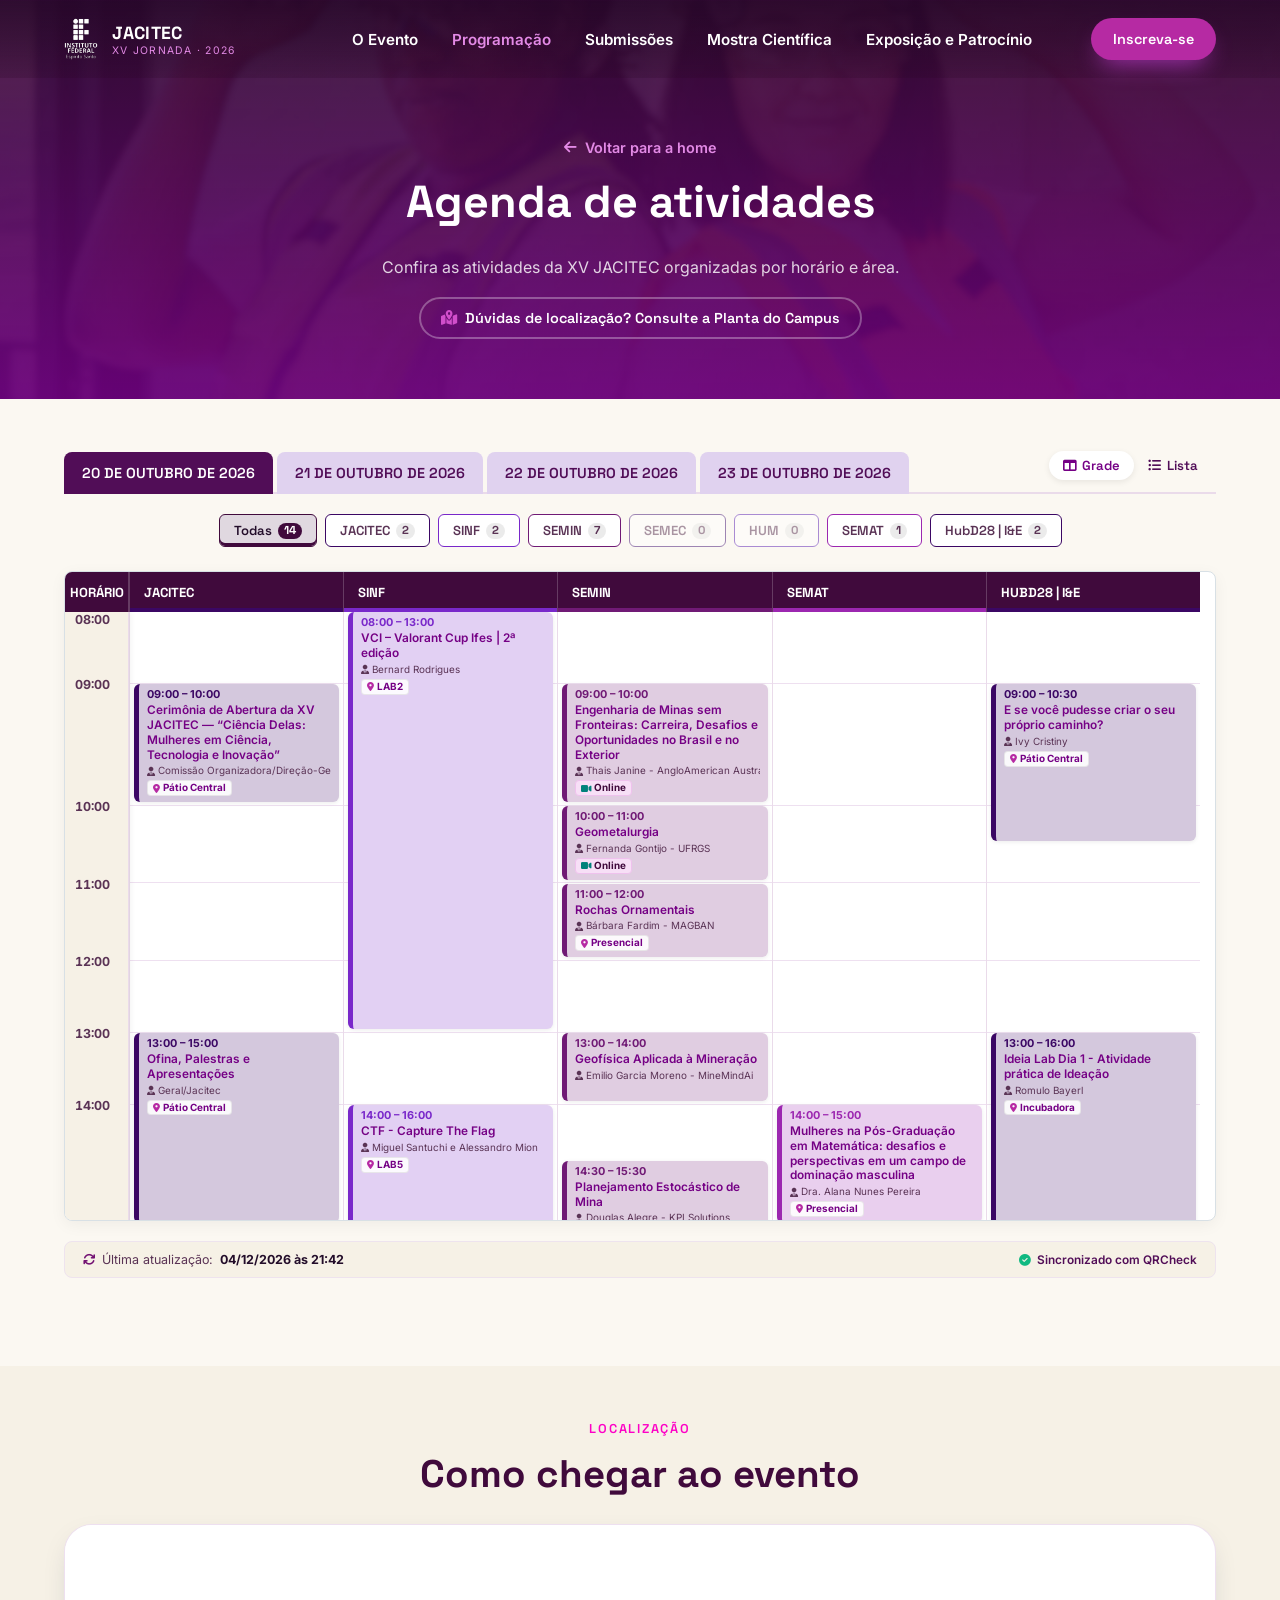
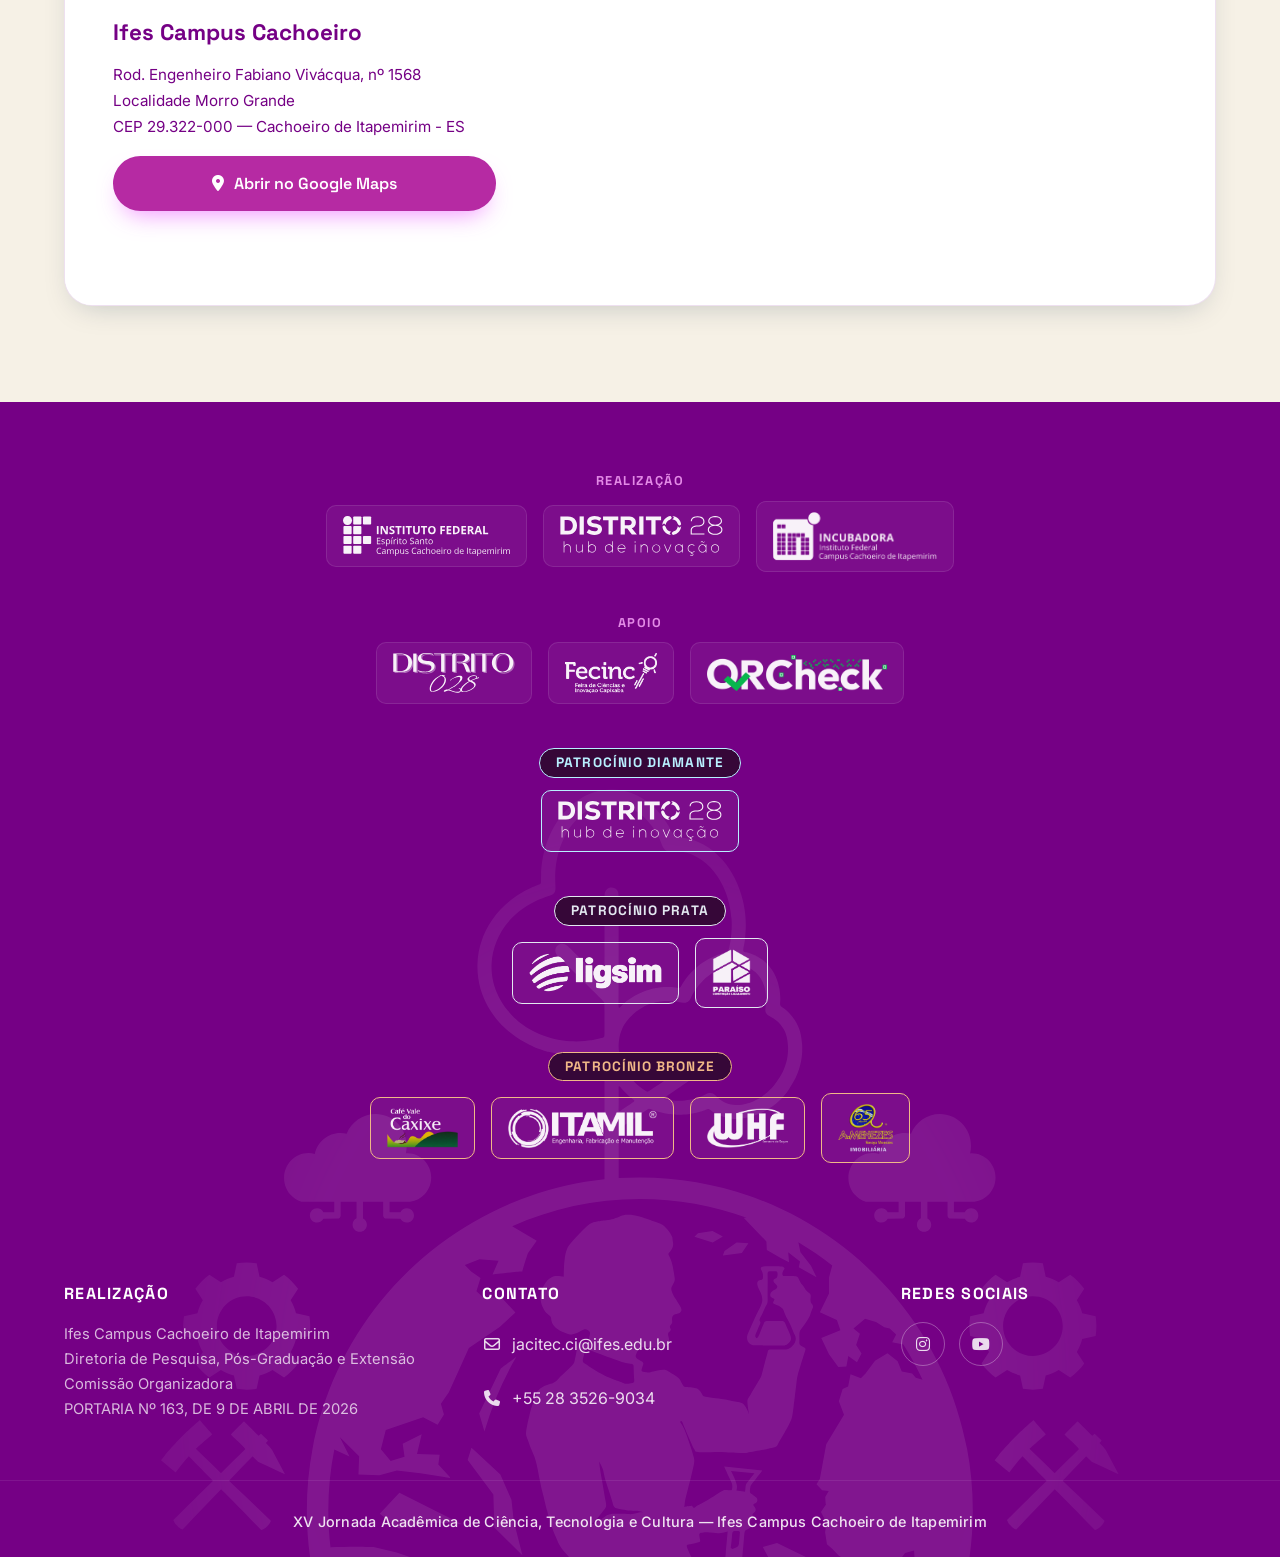
<file: agenda.html>
<!DOCTYPE html>
<html lang="pt-br">

<head>
  <meta charset="utf-8">
  <meta http-equiv="X-UA-Compatible" content="IE=edge,chrome=1">
  <meta name="viewport" content="width=device-width, initial-scale=1.0">
  <title>Programação da XV JACITEC 2026 | Ifes Campus Cachoeiro</title>
  <meta name="description"
    content="Confira a programação completa da XV Jornada Acadêmica de Ciência, Tecnologia e Cultura (JACITEC): palestras, minicursos, mesas-redondas, oficinas e apresentações culturais no Ifes Campus Cachoeiro de Itapemirim.">
  <meta name="keywords"
    content="programação JACITEC, agenda eventos Ifes, palestras, minicursos, oficinas, Ciência Delas, Cachoeiro de Itapemirim">
  <meta name="author" content="Ifes Campus Cachoeiro de Itapemirim">
  <meta name="robots" content="index, follow">
  <meta name="theme-color" content="#0a2740">

  <!-- Open Graph / Redes Sociais (WhatsApp, Facebook, LinkedIn) -->
  <meta property="og:type" content="website">
  <meta property="og:locale" content="pt_BR">
  <meta property="og:site_name" content="XV JACITEC 2026 — Ifes Campus Cachoeiro">
  <meta property="og:url" content="https://jacitec.cachoeiro.ifes.edu.br/agenda.html">
  <meta property="og:title" content="Programação da XV JACITEC 2026 | Ifes Campus Cachoeiro">
  <meta property="og:description"
    content="Programação oficial da XV Jornada Acadêmica de Ciência, Tecnologia e Cultura (JACITEC) do Ifes Campus Cachoeiro de Itapemirim: 20 a 23 de outubro de 2026.">

  <!-- Twitter / X -->
  <meta name="twitter:card" content="summary">
  <meta name="twitter:url" content="https://jacitec.cachoeiro.ifes.edu.br/agenda.html">
  <meta name="twitter:title" content="Programação da XV JACITEC 2026 | Ifes Campus Cachoeiro">
  <meta name="twitter:description"
    content="Programação oficial da XV Jornada Acadêmica de Ciência, Tecnologia e Cultura (JACITEC) do Ifes Campus Cachoeiro de Itapemirim: 20 a 23 de outubro de 2026.">
  <link rel="canonical" href="https://jacitec.cachoeiro.ifes.edu.br/agenda.html">
  <link rel="icon" href="img/favicon.ico" type="image/x-icon">
  <link rel="shortcut icon" href="img/favicon.ico" type="image/x-icon">
  <link rel="preconnect" href="https://fonts.googleapis.com">
  <link rel="preconnect" href="https://fonts.gstatic.com" crossorigin>
  <link
    href="https://fonts.googleapis.com/css2?family=Space+Grotesk:wght@500;600;700&family=Inter:wght@400;500;600;700&display=swap"
    rel="stylesheet">
  <link rel="stylesheet" href="https://cdnjs.cloudflare.com/ajax/libs/font-awesome/6.5.1/css/all.min.css">
  <link rel="stylesheet" href="css/style.css?v=20261016_agenda">
</head>

<body>
  <a class="skip-link" href="#main">Pular para o conteúdo</a>
  <header class="site-header is-scrolled">
    <div class="container">
      <a class="brand" href="index.html">
        <img src="img/ifes-nav.png" alt="Ifes — Campus Cachoeiro de Itapemirim" width="106" height="42">
        <span class="brand-name">JACITEC<span>XV Jornada · 2026</span></span>
      </a>
      <div class="nav-scrim"></div>
      <nav class="main-nav" aria-label="Navegação principal">
        <a href="index.html#overview">O Evento</a>
        <a href="agenda.html" style="color: var(--aqua-300);">Programação</a>
        <a href="index.html#registration">Submissões</a>
        <a href="mostra.html">Mostra Científica</a>
        <a href="index.html#sponsorship">Exposição e Patrocínio</a>
        <a class="btn btn-primary nav-mobile-cta"
          href="https://qrcheck.io/evento/xv-jornada-academica-de-ciencia-tecnologia-cultura" target="_blank"
          rel="noopener">Inscreva-se</a>
      </nav>
      <div class="header-actions">
        <a class="btn btn-primary btn-sm"
          href="https://qrcheck.io/evento/xv-jornada-academica-de-ciencia-tecnologia-cultura" target="_blank"
          rel="noopener">
          Inscreva-se
        </a>
        <button class="nav-toggle" type="button" aria-label="Abrir menu" aria-expanded="false" aria-controls="main-nav">
          <i class="fa-solid fa-bars"></i>
        </button>
      </div>
    </div>
  </header>
  <main id="main">
    <section class="agenda-hero">
      <div class="container">
        <a class="back-link" href="index.html"><i class="fa-solid fa-arrow-left"></i>Voltar para a home</a>
        <h1>Agenda de atividades</h1>
        <p>Confira as atividades da XV JACITEC organizadas por horário e área.</p>
        <div style="margin-top: 16px;">
          <a class="btn btn-ghost btn-sm" href="index.html#local" style="display: inline-flex; align-items: center; gap: 8px; border-color: rgba(255,255,255,0.3); color: #fff;">
            <i class="fa-solid fa-map-location-dot" style="color: var(--aqua-400);"></i>
            <span>Dúvidas de localização? Consulte a Planta do Campus</span>
          </a>
        </div>
      </div>
    </section>
    <section class="agenda-section">
      <div class="container">
        <div id="agenda-status" class="agenda-status" role="status">
          <i class="fa-solid fa-circle-notch fa-spin"></i>Carregando agenda…
        </div>
        <!-- Controles de Cabeçalho da Agenda -->
        <div class="agenda-toolbar" id="agenda-toolbar" hidden>
          <div class="day-tabs" id="day-tabs"></div>
          <div class="view-switch" role="group" aria-label="Modo de visualização">
            <button type="button" class="view-switch-btn" id="btn-view-board" aria-pressed="true"
              title="Visão em Grade">
              <i class="fa-solid fa-table-columns"></i>
              <span class="view-switch-label">Grade</span>
            </button>
            <button type="button" class="view-switch-btn" id="btn-view-list" aria-pressed="false"
              title="Visão em Lista">
              <i class="fa-solid fa-list-ul"></i>
              <span class="view-switch-label">Lista</span>
            </button>
          </div>
        </div>

        <div class="agenda-filters" id="agenda-filters" role="group" aria-label="Filtrar programação por sigla" hidden>
        </div>

        <!-- Empty state amigável -->
        <div id="agenda-empty" class="agenda-empty" hidden>
          <i class="fa-regular fa-calendar-xmark"></i>
          <h3>Nenhuma atividade encontrada</h3>
          <p id="agenda-empty-msg">Ainda não há atividades programadas para este filtro nesta data.</p>
          <button type="button" class="btn btn-secondary btn-sm" id="btn-reset-filters">Ver todas as áreas</button>
        </div>

        <!-- Modo Grade (Timeline com cabeçalhos fixos nos dois eixos) -->
        <div class="agenda-board-card" id="schedule-wrap" hidden>
          <div class="agenda-scroll-hint"><i class="fa-solid fa-arrows-left-right"></i> Arraste para o lado para ver
            todas as áreas. Role na grade para ver os horários.</div>
          <div class="agenda-board-wrap" tabindex="0" role="region" aria-label="Grade de atividades com rolagem por horário e área">
            <div class="agenda-board" id="schedule-board" aria-label="Programação por horário e área"></div>
          </div>
        </div>

        <!-- Modo Lista (Cards Responsivos ideais para Celular) -->
        <div class="agenda-list" id="schedule-list" hidden aria-label="Programação em lista cronológica"></div>

        <!-- Rodapé com status da versão e sincronização da agenda -->
        <div class="agenda-sync-footer" id="agenda-sync-footer" hidden>
          <span class="agenda-sync-badge">
            <i class="fa-solid fa-arrows-rotate"></i>
            Última atualização: <strong id="agenda-updated-time">--</strong>
          </span>
          <span class="agenda-sync-source">
            <i class="fa-solid fa-circle-check"></i> Sincronizado com QRCheck
          </span>
        </div>
      </div>
    </section>

    <!-- Modal de Detalhes da Atividade -->
    <div id="activity-modal" class="modal-overlay" hidden>
      <div class="modal-content" role="dialog" aria-modal="true" aria-labelledby="modal-activity-title">
        <button class="modal-close" id="activity-modal-close" type="button" aria-label="Fechar detalhes da atividade">
          <i class="fa-solid fa-xmark"></i>
        </button>
        <div class="modal-body">
          <div class="modal-badges" style="display: flex; gap: 8px; flex-wrap: wrap; margin-bottom: 12px;">
            <span id="modal-activity-section" class="agenda-badge agenda-badge-lane"></span>
            <span id="modal-activity-type" class="agenda-badge agenda-badge-type"></span>
          </div>
          <h3 id="modal-activity-title" style="margin-bottom: 16px;"></h3>
          <ul class="modal-meta" style="flex-direction: column; gap: 12px; margin-bottom: 20px;">
            <li id="modal-activity-time-row" style="display: flex; align-items: center; gap: 8px;">
              <i class="fa-regular fa-clock" style="color: var(--aqua-400); width: 18px;"></i>
              <strong>Horário:</strong> <span id="modal-activity-time"></span>
            </li>
            <li id="modal-activity-place-row" style="display: flex; align-items: center; gap: 8px;">
              <i class="fa-solid fa-location-dot" id="modal-activity-place-icon"
                style="color: var(--coral-500); width: 18px;"></i>
              <strong>Local:</strong> <span id="modal-activity-place"
                style="color: var(--ocean-900); font-weight: 700;"></span>
            </li>
            <li id="modal-activity-speaker-row" style="display: flex; align-items: center; gap: 8px;">
              <i class="fa-solid fa-user-tie" style="color: var(--ocean-700); width: 18px;"></i>
              <strong>Palestrante:</strong> <span id="modal-activity-speaker"></span>
            </li>
          </ul>
          <hr style="border: none; border-top: 1px solid var(--sand-200); margin: 20px 0;">
          <p id="modal-activity-desc" class="modal-desc" style="white-space: pre-line;"></p>
          <div class="modal-actions" style="margin-top: 24px; display: flex; gap: 12px; flex-wrap: wrap;">
            <a class="btn btn-primary btn-sm"
              href="https://qrcheck.io/evento/xv-jornada-academica-de-ciencia-tecnologia-cultura" target="_blank"
              rel="noopener">
              <i class="fa-solid fa-arrow-up-right-from-square"></i> Inscreva-se no QRCheck
            </a>
            <button type="button" class="btn btn-ghost btn-sm" id="modal-activity-close-btn"
              style="color: var(--ocean-800); border-color: var(--ocean-800);">
              Fechar
            </button>
          </div>
        </div>
      </div>
    </div>

    <!-- Localização e Como Chegar -->
    <section id="local" class="venue-section">
      <div class="container">
        <div class="section-head">
          <p class="eyebrow">Localização</p>
          <h2>Como chegar ao evento</h2>
        </div>
        <div class="venue-grid">
          <div class="venue-card">
            <h3>Ifes Campus Cachoeiro</h3>
            <address>
              Rod. Engenheiro Fabiano Vivácqua, nº 1568<br>
              Localidade Morro Grande<br>
              CEP 29.322-000 — Cachoeiro de Itapemirim - ES
            </address>
            <a class="btn btn-primary"
              href="https://www.google.com/maps/place/Instituto+Federal+do+Esp%C3%ADrito+Santo+-+Campus+Cachoeiro+de+Itapemirim"
              target="_blank" rel="noopener">
              <i class="fa-solid fa-location-dot"></i> Abrir no Google Maps
            </a>
          </div>
          <div class="venue-map">
            <iframe
              src="https://www.google.com/maps/embed?pb=!1m18!1m12!1m3!1d3729.703776110018!2d-41.15731314909455!3d-20.80326867136092!2m3!1f0!2f0!3f0!3m2!1i1024!2i768!4f13.1!3m3!1m2!1s0xb9679f48da7bf9%3A0xb6b381296237b225!2sInstituto%20Federal%20do%20Esp%C3%ADrito%20Santo%20-%20Campus%20Cachoeiro%20de%20Itapemirim!5e0!3m2!1spt-BR!2sbr!4v1664279195432!5m2!1spt-BR!2sbr"
              title="Mapa de localização do Ifes Campus Cachoeiro de Itapemirim" loading="lazy"
              referrerpolicy="no-referrer-when-downgrade" allowfullscreen></iframe>
          </div>
        </div>
      </div>
    </section>
  </main>
  <footer class="site-footer">
    <div class="footer-partners container">
      <div class="partners-row">
        <div class="partners-group partners-group-wide">
          <h4 class="partners-heading">Realização</h4>
          <div class="partners-logos">
            <a href="https://cachoeiro.ifes.edu.br/" target="_blank" rel="noopener" class="partner-item"
              title="Ifes - Campus Cachoeiro de Itapemirim">
              <img src="img/footer/realizacao/ifes-cachoeiro.svg" alt="Ifes Campus Cachoeiro de Itapemirim"
                loading="lazy">
            </a>
            <a href="https://distrito28.com.br/" target="_blank" rel="noopener" class="partner-item" title="Hub 28">
              <img src="img/footer/realizacao/hub28.svg" alt="Hub 28" loading="lazy">
            </a>
            <a href="https://www.instagram.com/incubadora.cachoeiro/" target="_blank" rel="noopener" class="partner-item partner-item-incubadora"
              title="Incubadora IFES Campus Cachoeiro de Itapemirim">
              <img src="img/apoio/incubadora_cachoeiro.png" alt="Incubadora IFES Campus Cachoeiro de Itapemirim"
                loading="lazy">
            </a>
          </div>
        </div>

        <div class="partners-group partners-group-wide">
          <h4 class="partners-heading">Apoio</h4>
          <div class="partners-logos">
            <a href="https://028distrito.blogspot.com/" target="_blank" rel="noopener" class="partner-item"
              title="Distrito 028">
              <img src="img/footer/apoio/distrito28.svg" alt="Distrito 028" loading="lazy">
            </a>
            <a href="https://fecinc.org/" target="_blank" rel="noopener" class="partner-item"
              title="FECINC - Feira de Ciências e Inovação Capixaba">
              <img src="img/footer/apoio/fecinc.png" alt="FECINC" loading="lazy">
            </a>
            <a href="https://qrcheck.io/" target="_blank" rel="noopener" class="partner-item" title="QRCheck">
              <img src="img/footer/credenciamento/qrcheck.png" alt="QRCheck" loading="lazy">
            </a>
          </div>
        </div>

        <div class="partners-group partners-group-wide sponsor-category sponsor-category-diamante">
          <h4 class="sponsor-category-heading">Patrocínio Diamante</h4>
          <div class="sponsor-category-logos">
            <a class="partner-item" href="https://distrito28.com.br/" rel="noopener" target="_blank" title="Hub de Inovação Distrito 28">
              <img alt="Hub de Inovação Distrito 28" loading="lazy" src="img/footer/realizacao/hub28.svg"/>
            </a>
          </div>
        </div>

        <div class="partners-group partners-group-wide sponsor-category sponsor-category-prata">
          <h4 class="sponsor-category-heading">Patrocínio Prata</h4>
          <div class="sponsor-category-logos">
            <a class="partner-item" href="https://ligsim.com/" rel="noopener" target="_blank" title="DRCALL Tecnologia Ltda / Ligsim">
              <img alt="DRCALL Tecnologia Ltda / Ligsim" loading="lazy" src="img/footer/patrocinio/ligsim.png"/>
            </a>
            <a class="partner-item partner-item-square" href="https://www.instagram.com/paraisomaterialconstrucao/" rel="noopener" target="_blank" title="Paraíso Material de Construção e Acabamento Ltda">
              <img alt="Paraíso Material de Construção e Acabamento Ltda" loading="lazy" src="img/footer/patrocinio/paraiso-construccao.png"/>
            </a>
          </div>
        </div>

        <div class="partners-group partners-group-wide sponsor-category sponsor-category-bronze">
          <h4 class="sponsor-category-heading">Patrocínio Bronze</h4>
          <div class="sponsor-category-logos">
            <a class="partner-item" href="https://www.instagram.com/cafevaledocaxixe/" rel="noopener" target="_blank" title="Café Vale do Caxixe">
              <img alt="Café Vale do Caxixe" loading="lazy" src="img/footer/patrocinio/cafe-vale-do-caxixe.png"/>
            </a>
            <a class="partner-item" href="http://www.itamil.com.br/" rel="noopener" target="_blank" title="Itamil - Engenharia, Fabricação e Manutenção">
              <img alt="Itamil" loading="lazy" src="img/footer/patrocinio/itamil.png"/>
            </a>
            <a class="partner-item" href="http://whfcorretora.com.br/" rel="noopener" target="_blank" title="WHF Corretora de Seguros">
              <img alt="WHF Corretora de Seguros" loading="lazy" src="img/footer/patrocinio/whf-corretora.png"/>
            </a>
            <a class="partner-item partner-item-square" href="https://amenezes.com/" rel="noopener" target="_blank" title="Menezes Imobiliária">
              <img alt="Menezes Imobiliária" loading="lazy" src="img/footer/patrocinio/amenezes-imobiliaria.png"/>
            </a>
          </div>
        </div>

      </div>
    </div>
    <div class="footer-top">
      <img class="footer-logo" src="img/logo-jacitec-xv-branco.svg" alt="" loading="lazy">
      <div class="container footer-grid">
        <div class="footer-col">
          <h3>Realização</h3>
          <p>
            Ifes Campus Cachoeiro de Itapemirim<br>
            Diretoria de Pesquisa, Pós-Graduação e Extensão<br>
            Comissão Organizadora<br>
            PORTARIA Nº 163, DE 9 DE ABRIL DE 2026
          </p>
        </div>

        <div class="footer-col footer-contact">
          <h3>Contato</h3>
          <a href="mailto:jacitec.ci@ifes.edu.br"><i class="fa-regular fa-envelope"></i>jacitec.ci@ifes.edu.br</a>
          <a href="tel:+552835269034"><i class="fa-solid fa-phone"></i>+55 28 3526-9034</a>
        </div>

        <div class="footer-col">
          <h3>Redes sociais</h3>
          <div class="social-row">
            <a href="https://www.instagram.com/ifescachoeiro.oficial/" target="_blank" rel="noopener"
              aria-label="Instagram">
              <i class="fa-brands fa-instagram"></i>
            </a>
            <a href="https://www.youtube.com/c/IfesCampusCachoeiro/featured" target="_blank" rel="noopener"
              aria-label="YouTube">
              <i class="fa-brands fa-youtube"></i>
            </a>
          </div>
        </div>
      </div>
      <div class="footer-bottom">
        <p>XV Jornada Acadêmica de Ciência, Tecnologia e Cultura — Ifes Campus Cachoeiro de Itapemirim</p>
      </div>
    </div>
  </footer>
  <script src="js/main.js" defer></script>
  <script src="js/agenda.js?v=20261016_compacta" defer></script>
</body>

</html>
</file>
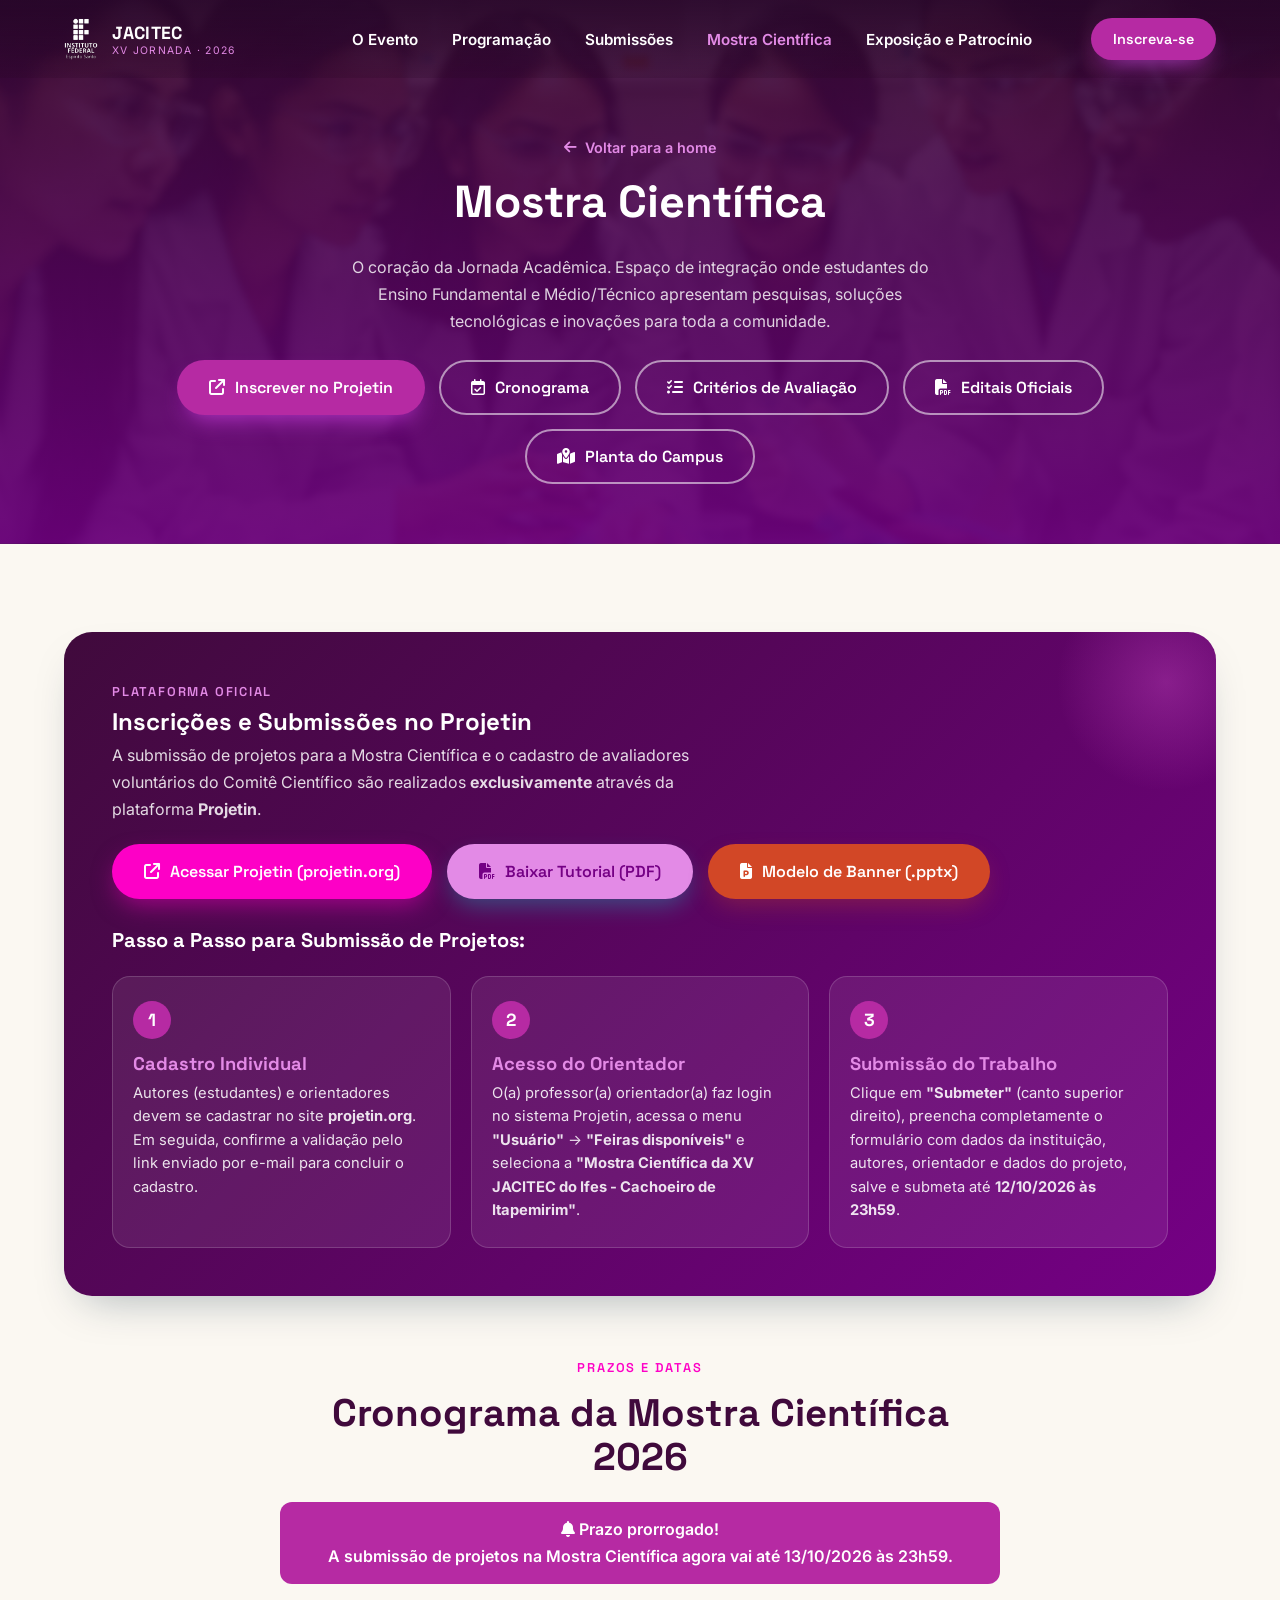
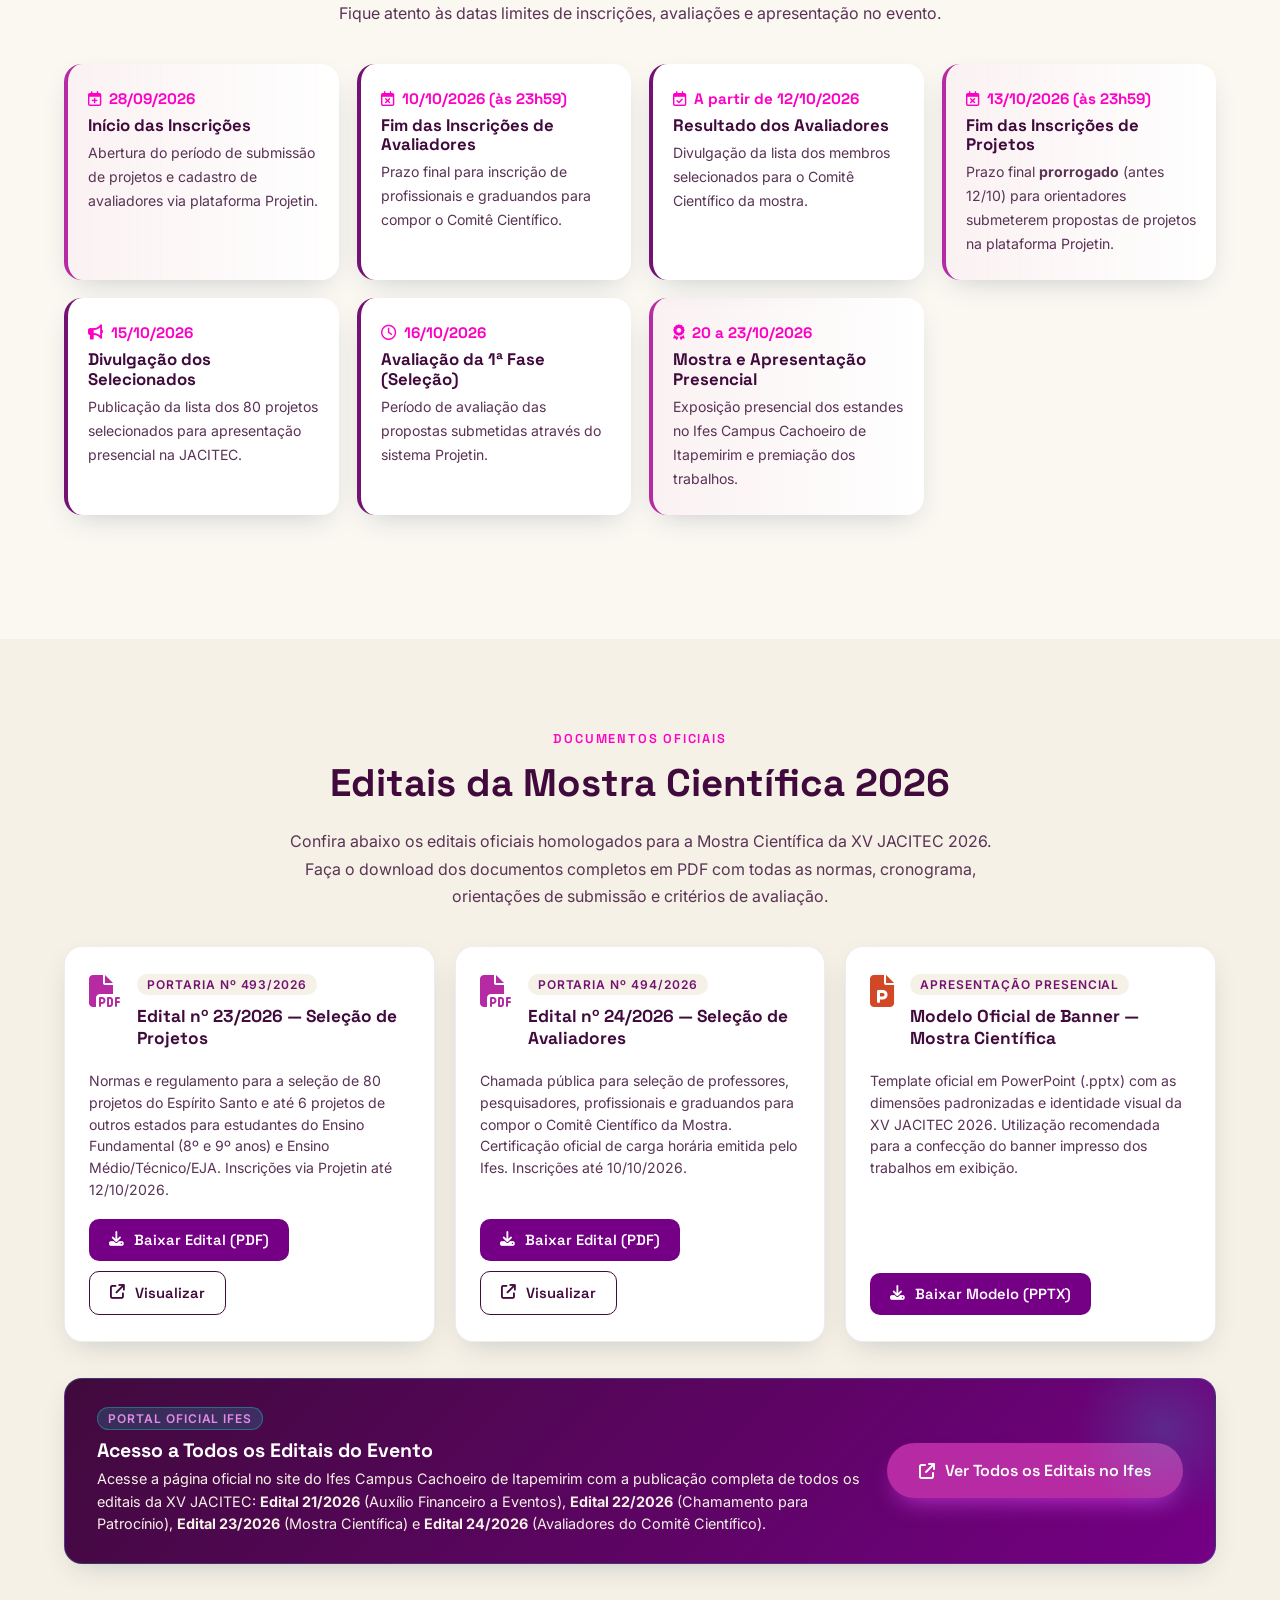
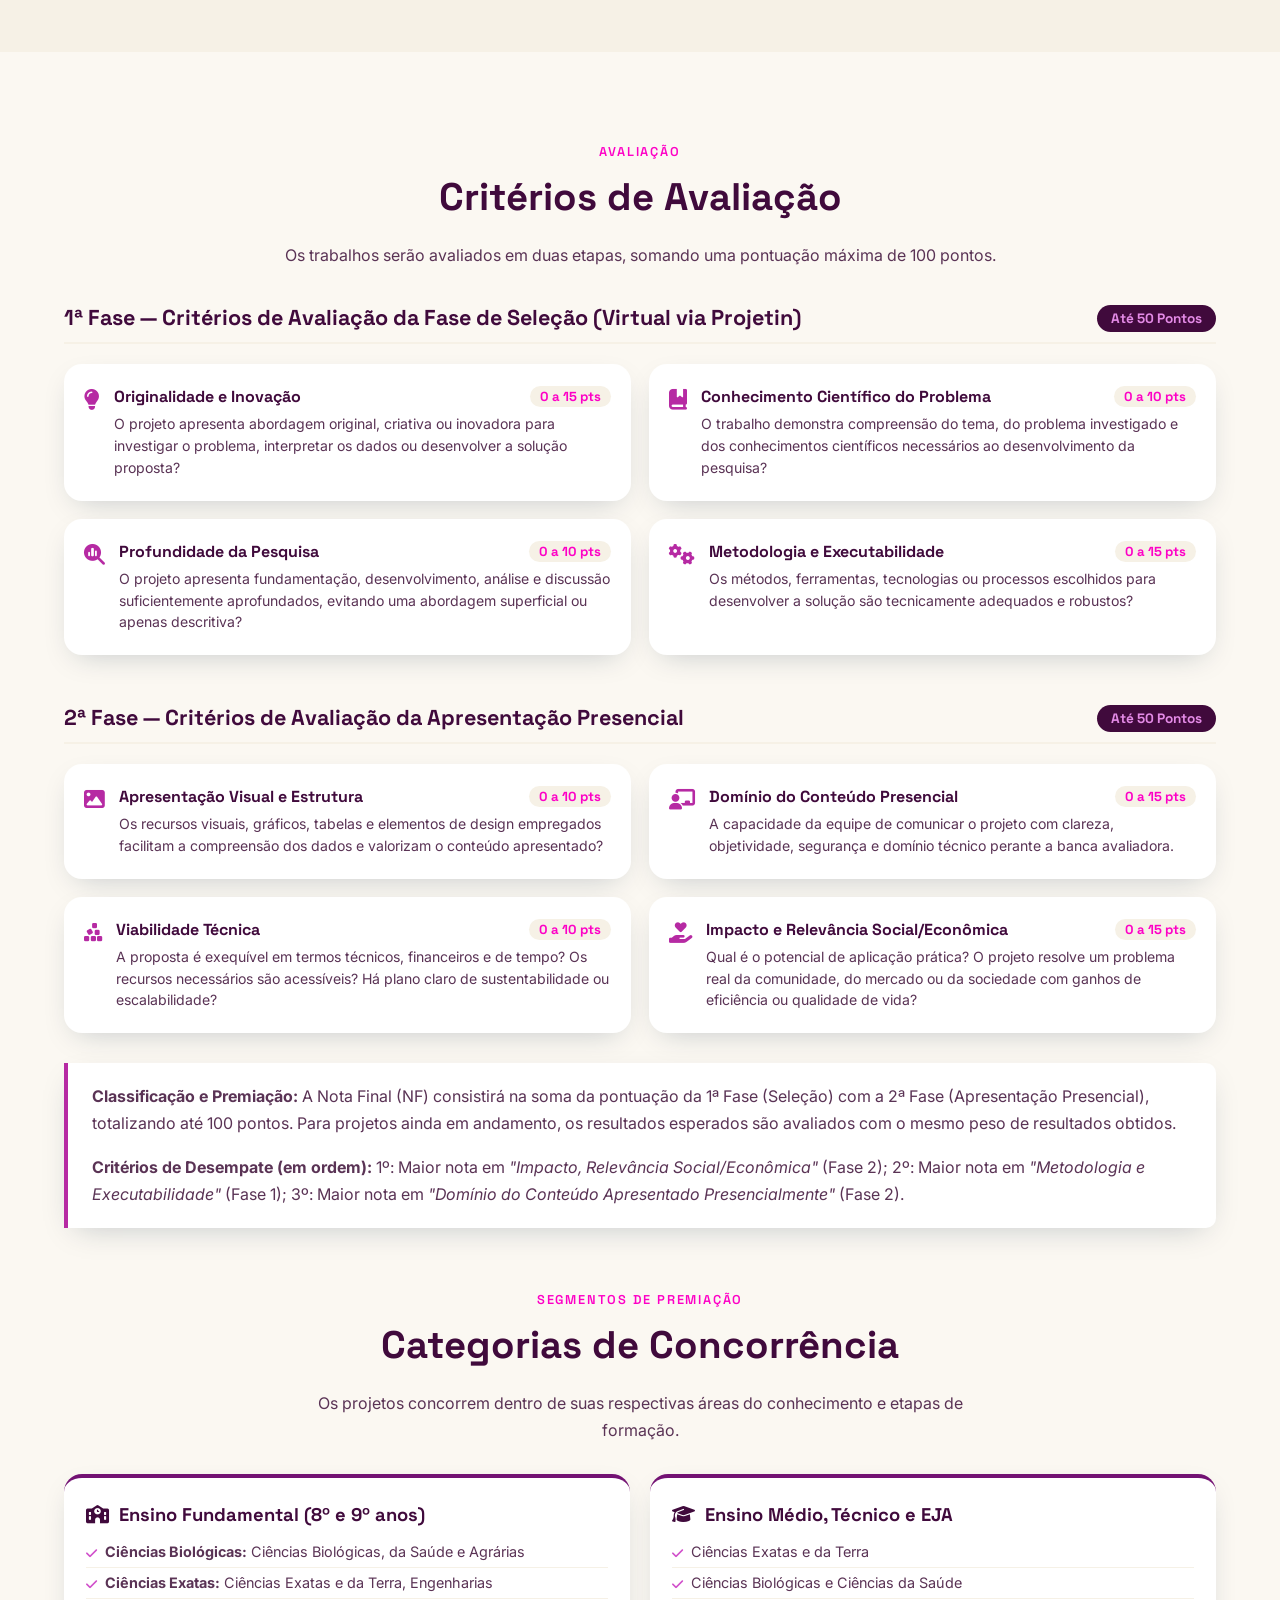
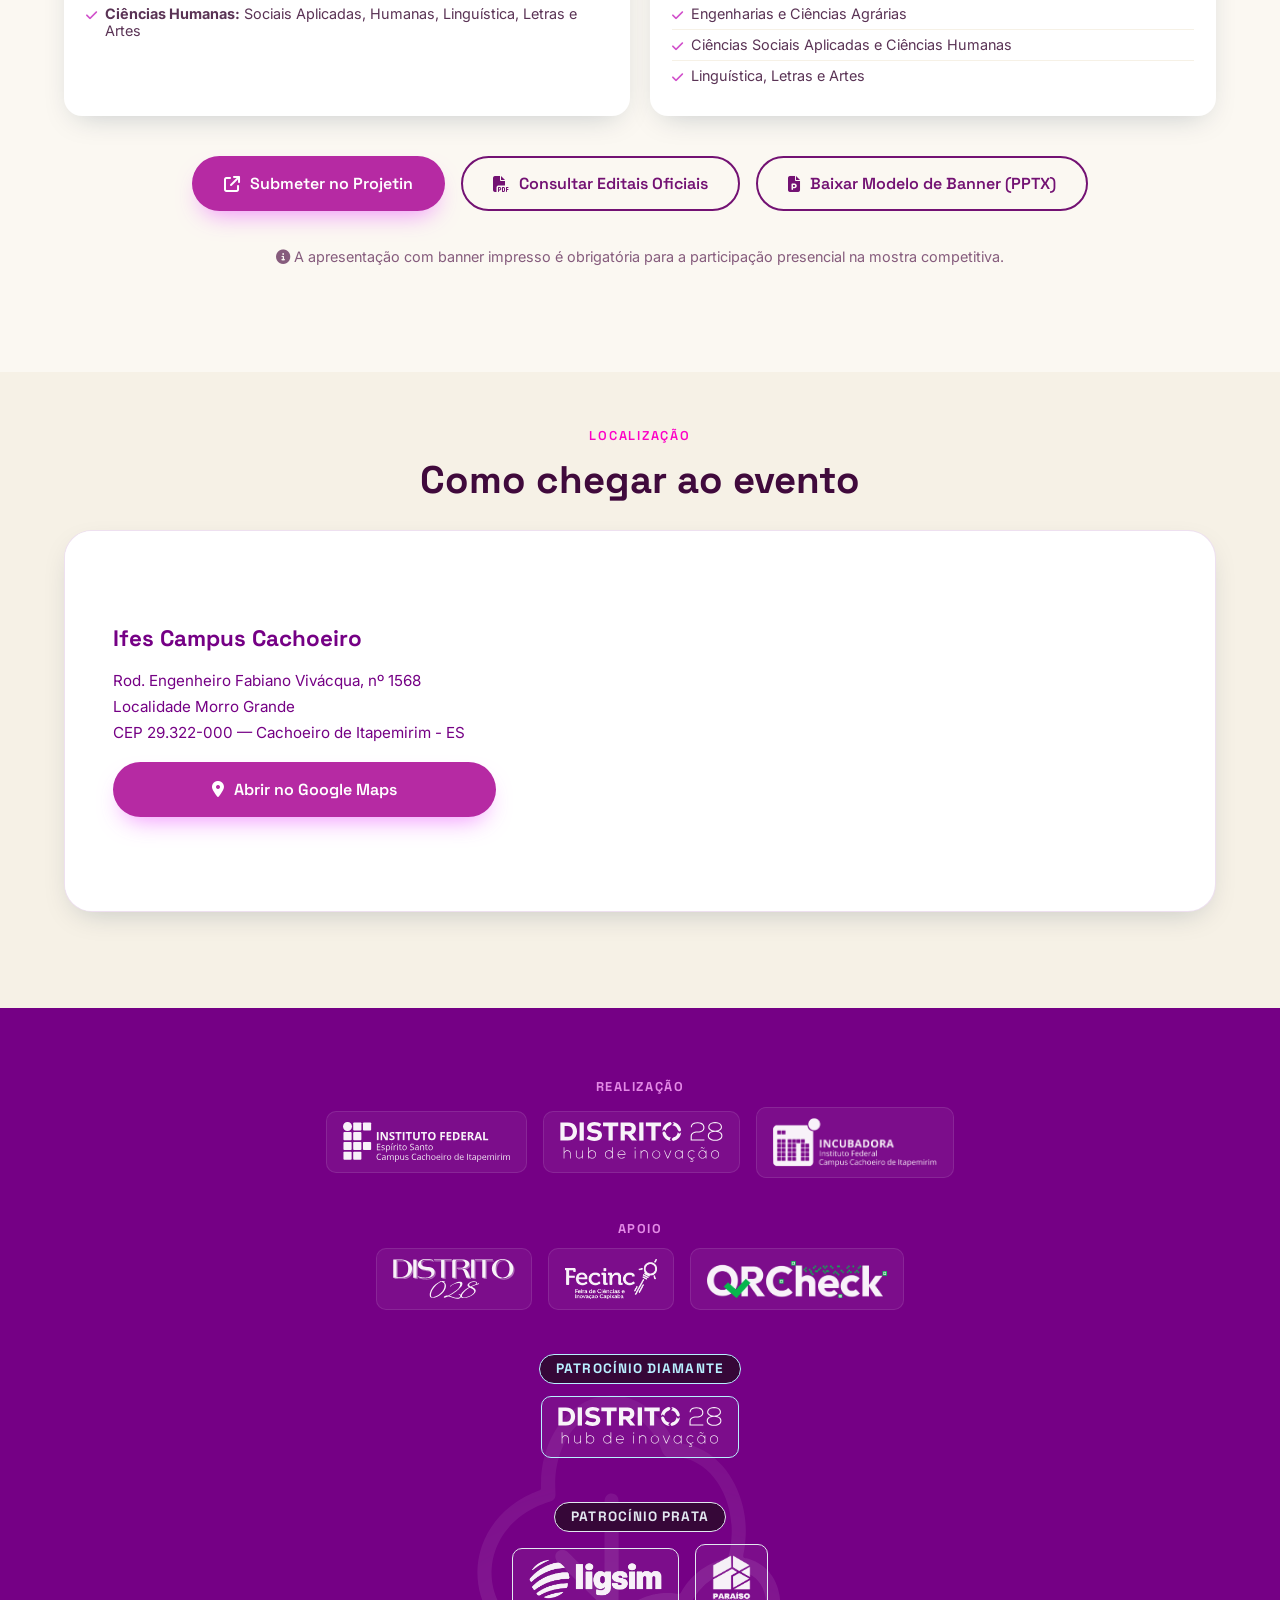
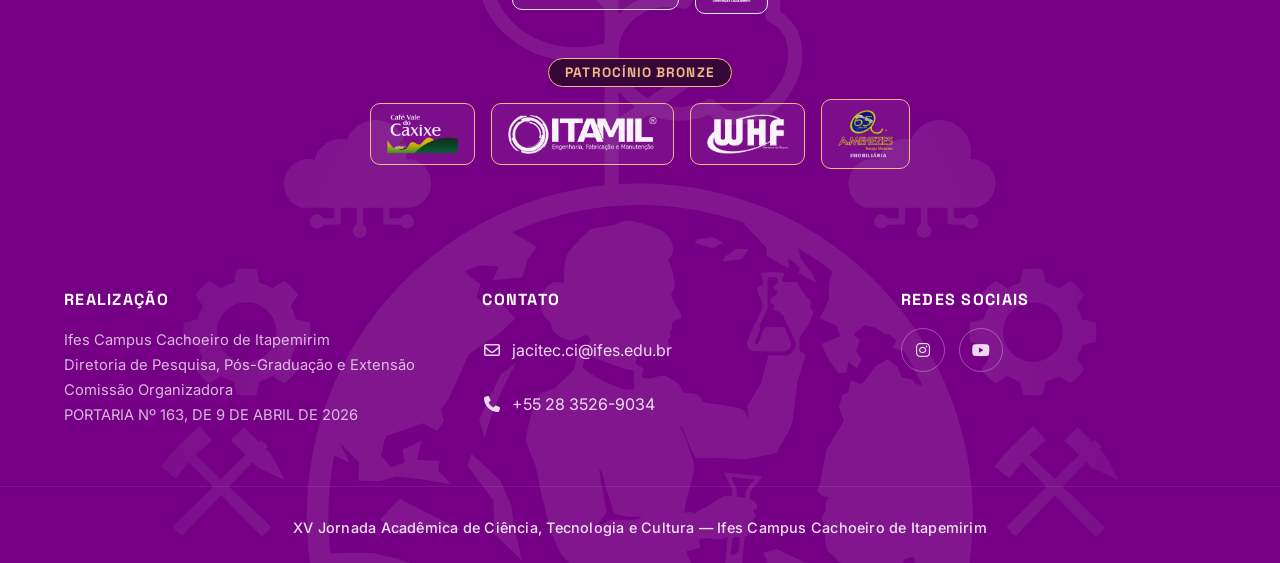
<file: mostra.html>
<!DOCTYPE html>
<html lang="pt-br">

<head>
  <meta charset="utf-8">
  <meta http-equiv="X-UA-Compatible" content="IE=edge,chrome=1">
  <meta name="viewport" content="width=device-width, initial-scale=1.0">
  <title>Mostra Científica — XV JACITEC 2026 | Ifes Campus Cachoeiro</title>
  <meta name="description"
    content="Informações, critérios de avaliação, submissão de projetos via Projetin e editais oficiais da Mostra Científica da XV Jornada Acadêmica de Ciência, Tecnologia e Cultura (JACITEC) do Ifes Campus Cachoeiro. Prazo de submissão prorrogado até 13/10!">
  <meta name="keywords"
    content="Mostra Científica, JACITEC, Ifes Cachoeiro, Projetin, submissão de projetos, avaliação científica, editais, bolsas de pesquisa, Cachoeiro de Itapemirim">
  <meta name="author" content="Ifes Campus Cachoeiro de Itapemirim">
  <meta name="robots" content="index, follow">
  <meta name="theme-color" content="#0a2740">

  <!-- Open Graph / Redes Sociais (WhatsApp, Facebook, LinkedIn) -->
  <meta property="og:type" content="website">
  <meta property="og:locale" content="pt_BR">
  <meta property="og:site_name" content="XV JACITEC 2026 — Ifes Campus Cachoeiro">
  <meta property="og:url" content="https://jacitec.cachoeiro.ifes.edu.br/mostra.html">
  <meta property="og:title" content="Mostra Científica — XV JACITEC 2026 | Ifes Campus Cachoeiro">
  <meta property="og:description"
    content="Submissão de projetos via Projetin, critérios de avaliação e editais da Mostra Científica da XV Jornada Acadêmica de Ciência, Tecnologia e Cultura (JACITEC). Prazo prorrogado até 13/10!">

  <!-- Twitter / X -->
  <meta name="twitter:card" content="summary">
  <meta name="twitter:url" content="https://jacitec.cachoeiro.ifes.edu.br/mostra.html">
  <meta name="twitter:title" content="Mostra Científica — XV JACITEC 2026 | Ifes Campus Cachoeiro">
  <meta name="twitter:description"
    content="Submissão de projetos na Mostra Científica da XV Jornada Acadêmica de Ciência, Tecnologia e Cultura (JACITEC) do Ifes Campus Cachoeiro. Prazo prorrogado até 13/10/2026!">
  <link rel="canonical" href="https://jacitec.cachoeiro.ifes.edu.br/mostra.html">
  <link rel="icon" href="img/favicon.ico" type="image/x-icon">
  <link rel="shortcut icon" href="img/favicon.ico" type="image/x-icon">
  <link rel="preconnect" href="https://fonts.googleapis.com">
  <link rel="preconnect" href="https://fonts.gstatic.com" crossorigin>
  <link
    href="https://fonts.googleapis.com/css2?family=Space+Grotesk:wght@500;600;700&family=Inter:wght@400;500;600;700&display=swap"
    rel="stylesheet">
  <link rel="stylesheet" href="https://cdnjs.cloudflare.com/ajax/libs/font-awesome/6.5.1/css/all.min.css">
  <link rel="stylesheet" href="css/style.css?v=2.1">
</head>

<body>
  <a class="skip-link" href="#main">Pular para o conteúdo</a>
  <header class="site-header is-scrolled">
    <div class="container">
      <a class="brand" href="index.html">
        <img src="img/ifes-nav.png" alt="Ifes — Campus Cachoeiro de Itapemirim" width="106" height="42">
        <span class="brand-name">JACITEC<span>XV Jornada · 2026</span></span>
      </a>
      <div class="nav-scrim"></div>
      <nav id="main-nav" class="main-nav" aria-label="Navegação principal">
        <a href="index.html#overview">O Evento</a>
        <a href="agenda.html">Programação</a>
        <a href="index.html#registration">Submissões</a>
        <a href="mostra.html" style="color: var(--aqua-300);">Mostra Científica</a>
        <a href="index.html#sponsorship">Exposição e Patrocínio</a>
        <a class="btn btn-primary nav-mobile-cta"
          href="https://qrcheck.io/evento/xv-jornada-academica-de-ciencia-tecnologia-cultura" target="_blank"
          rel="noopener">Inscreva-se</a>
      </nav>
      <div class="header-actions">
        <a class="btn btn-primary btn-sm"
          href="https://qrcheck.io/evento/xv-jornada-academica-de-ciencia-tecnologia-cultura" target="_blank"
          rel="noopener">
          Inscreva-se
        </a>
        <button class="nav-toggle" type="button" aria-label="Abrir menu" aria-expanded="false" aria-controls="main-nav">
          <i class="fa-solid fa-bars"></i>
        </button>
      </div>
    </div>
  </header>

  <main id="main">
    <!-- Hero Banner da Mostra Científica -->
    <section class="mostra-hero">
      <div class="container">
        <a class="back-link" href="index.html"><i class="fa-solid fa-arrow-left"></i> Voltar para a home</a>
        <h1>Mostra Científica</h1>
        <p>
          O coração da Jornada Acadêmica. Espaço de integração onde estudantes do Ensino Fundamental e Médio/Técnico
          apresentam pesquisas, soluções tecnológicas e inovações para toda a comunidade.
        </p>
        <div class="mostra-actions">
          <a class="btn btn-primary" href="https://projetin.org/#/fair/details/5SQxffCaAJgheTlM43ku" target="_blank"
            rel="noopener">
            <i class="fa-solid fa-arrow-up-right-from-square"></i> Inscrever no Projetin
          </a>
          <a class="btn btn-ghost" href="#cronograma">
            <i class="fa-regular fa-calendar-check"></i> Cronograma
          </a>
          <a class="btn btn-ghost" href="#criterios">
            <i class="fa-solid fa-list-check"></i> Critérios de Avaliação
          </a>
          <a class="btn btn-ghost" href="#editais">
            <i class="fa-solid fa-file-pdf"></i> Editais Oficiais
          </a>
          <a class="btn btn-ghost" href="index.html#local">
            <i class="fa-solid fa-map-location-dot"></i> Planta do Campus
          </a>
          <!-- PREPARADO: Ativar após a divulgação dos projetos selecionados (15/10/2026)
          <a class="btn btn-ghost" href="trabalhos.html">
            <i class="fa-solid fa-table-list"></i> Projetos Expostos
          </a>
          -->
        </div>
      </div>
    </section>

    <!-- Submissão via Plataforma Projetin e Passo a Passo -->
    <section id="inscricao">
      <div class="container">
        <div class="projetin-box">
          <div class="projetin-header">
            <div>
              <p class="eyebrow" style="color: var(--aqua-300); margin-bottom: 6px;">Plataforma Oficial</p>
              <h2>Inscrições e Submissões no Projetin</h2>
              <p>
                A submissão de projetos para a Mostra Científica e o cadastro de avaliadores voluntários do Comitê
                Científico são realizados <strong>exclusivamente</strong> através da plataforma
                <strong>Projetin</strong>.
              </p>
            </div>
            <div style="display: flex; gap: 15px; flex-wrap: wrap;">
              <a class="btn btn-primary" href="https://projetin.org/#/fair/details/5SQxffCaAJgheTlM43ku" target="_blank"
                rel="noopener"
                style="background: var(--coral-600); box-shadow: 0 10px 25px -5px rgba(253, 0, 198, 0.5);">
                <i class="fa-solid fa-arrow-up-right-from-square"></i> Acessar Projetin (projetin.org)
              </a>
              <a class="btn btn-primary" href="pdfs/tutorial_submissao_projetin.pdf" download target="_blank"
                style="background: var(--aqua-300); color: var(--ocean-950); box-shadow: 0 10px 25px -5px rgba(0, 255, 235, 0.3);">
                <i class="fa-solid fa-file-pdf"></i> Baixar Tutorial (PDF)
              </a>
              <a class="btn btn-primary" href="pdfs/modelo_de_banner_XV_JACITEC.pptx" download
                style="background: #d24726; color: var(--white); box-shadow: 0 10px 25px -5px rgba(210, 71, 38, 0.35);">
                <i class="fa-solid fa-file-powerpoint"></i> Modelo de Banner (.pptx)
              </a>
            </div>
          </div>

          <h3 style="color: var(--white); font-size: 1.25rem; margin-top: 30px; margin-bottom: 8px;">
            Passo a Passo para Submissão de Projetos:
          </h3>
          <div class="steps-grid">
            <div class="step-card">
              <span class="step-badge">1</span>
              <h3>Cadastro Individual</h3>
              <p>
                Autores (estudantes) e orientadores devem se cadastrar no site <strong>projetin.org</strong>. Em
                seguida, confirme a validação pelo link enviado por e-mail para concluir o cadastro.
              </p>
            </div>
            <div class="step-card">
              <span class="step-badge">2</span>
              <h3>Acesso do Orientador</h3>
              <p>
                O(a) professor(a) orientador(a) faz login no sistema Projetin, acessa o menu <strong>"Usuário"</strong>
                &rarr; <strong>"Feiras disponíveis"</strong> e seleciona a <strong>"Mostra Científica da XV JACITEC do
                  Ifes - Cachoeiro de Itapemirim"</strong>.
              </p>
            </div>
            <div class="step-card">
              <span class="step-badge">3</span>
              <h3>Submissão do Trabalho</h3>
              <p>
                Clique em <strong>"Submeter"</strong> (canto superior direito), preencha completamente o formulário com
                dados da instituição, autores, orientador e dados do projeto, salve e submeta até <strong>12/10/2026 às
                  23h59</strong>.
              </p>
            </div>
          </div>
        </div>

        <!-- Cronograma Oficial -->
        <div id="cronograma" class="section-head" style="margin-top: 60px;">
          <p class="eyebrow">Prazos e Datas</p>
          <h2>Cronograma da Mostra Científica 2026</h2>
          <p
            style="background: var(--coral-500); color: #fff; padding: 14px 20px; border-radius: 12px; font-weight: 600; margin-bottom: 16px;">
            <i class="fa-solid fa-bell"></i> Prazo prorrogado! <br> A submissão de projetos na Mostra Científica agora
            vai
            até 13/10/2026 às 23h59.
          </p>
          <p>Fique atento às datas limites de inscrições, avaliações e apresentação no evento.</p>
        </div>

        <div class="timeline-grid">
          <div class="timeline-card highlight">
            <div>
              <span class="timeline-date"><i class="fa-regular fa-calendar-plus"></i> 28/09/2026</span>
              <h3>Início das Inscrições</h3>
              <p>Abertura do período de submissão de projetos e cadastro de avaliadores via plataforma Projetin.</p>
            </div>
          </div>
          <div class="timeline-card">
            <div>
              <span class="timeline-date"><i class="fa-regular fa-calendar-xmark"></i> 10/10/2026 (às 23h59)</span>
              <h3>Fim das Inscrições de Avaliadores</h3>
              <p>Prazo final para inscrição de profissionais e graduandos para compor o Comitê Científico.</p>
            </div>
          </div>
          <div class="timeline-card">
            <div>
              <span class="timeline-date"><i class="fa-regular fa-calendar-check"></i> A partir de 12/10/2026</span>
              <h3>Resultado dos Avaliadores</h3>
              <p>Divulgação da lista dos membros selecionados para o Comitê Científico da mostra.</p>
            </div>
          </div>
          <div class="timeline-card highlight">
            <div>
              <span class="timeline-date"><i class="fa-regular fa-calendar-xmark"></i> 13/10/2026 (às 23h59)</span>
              <h3>Fim das Inscrições de Projetos
                <!-- <span
                  style="background: var(--coral-500); color: #fff; font-size: .7rem; padding: 3px 10px; border-radius: 999px; vertical-align: middle; margin-left: 6px;">PRORROGADO
                </span> -->
              </h3>
              <p>Prazo final <strong>prorrogado</strong> (antes 12/10) para orientadores submeterem propostas de
                projetos na plataforma Projetin.</p>
            </div>
          </div>
          <div class="timeline-card">
            <div>
              <span class="timeline-date"><i class="fa-solid fa-bullhorn"></i> 15/10/2026</span>
              <h3>Divulgação dos Selecionados</h3>
              <p>Publicação da lista dos 80 projetos selecionados para apresentação presencial na JACITEC.</p>
            </div>
          </div>
          <div class="timeline-card">
            <div>
              <span class="timeline-date"><i class="fa-regular fa-clock"></i> 16/10/2026</span>
              <h3>Avaliação da 1ª Fase (Seleção)</h3>
              <p>Período de avaliação das propostas submetidas através do sistema Projetin.</p>
            </div>
          </div>
          <div class="timeline-card highlight">
            <div>
              <span class="timeline-date"><i class="fa-solid fa-award"></i> 20 a 23/10/2026</span>
              <h3>Mostra e Apresentação Presencial</h3>
              <p>Exposição presencial dos estandes no Ifes Campus Cachoeiro de Itapemirim e premiação dos trabalhos.</p>
            </div>
          </div>
        </div>
      </div>
    </section>

    <!-- Documentos e Editais Oficiais -->
    <section id="editais" class="section-alt">
      <div class="container">
        <div class="section-head">
          <p class="eyebrow">Documentos Oficiais</p>
          <h2>Editais da Mostra Científica 2026</h2>
          <p>
            Confira abaixo os editais oficiais homologados para a Mostra Científica da XV JACITEC 2026. Faça o download
            dos documentos completos em PDF com todas as normas, cronograma, orientações de submissão e critérios de
            avaliação.
          </p>
        </div>

        <div class="docs-grid">
          <div class="doc-item">
            <div>
              <div class="doc-header">
                <i class="fa-solid fa-file-pdf doc-icon"></i>
                <div>
                  <span class="doc-badge">Portaria nº 493/2026</span>
                  <h3 class="doc-title">Edital nº 23/2026 — Seleção de Projetos</h3>
                </div>
              </div>
              <p class="doc-desc">
                Normas e regulamento para a seleção de 80 projetos do Espírito Santo e até 6 projetos de outros estados
                para estudantes do Ensino Fundamental (8º e 9º anos) e Ensino Médio/Técnico/EJA. Inscrições via Projetin
                até 12/10/2026.
              </p>
            </div>
            <div class="doc-actions">
              <a class="doc-btn" href="pdfs/XV_JACITEC_Edital_Mostra_Cientifica_2026.pdf"
                download="XV_JACITEC_Edital_Mostra_Cientifica_2026.pdf">
                <i class="fa-solid fa-download"></i> Baixar Edital (PDF)
              </a>
              <a class="doc-btn doc-btn-outline" href="pdfs/XV_JACITEC_Edital_Mostra_Cientifica_2026.pdf"
                target="_blank" rel="noopener">
                <i class="fa-solid fa-arrow-up-right-from-square"></i> Visualizar
              </a>
            </div>
          </div>

          <div class="doc-item">
            <div>
              <div class="doc-header">
                <i class="fa-solid fa-file-pdf doc-icon"></i>
                <div>
                  <span class="doc-badge">Portaria nº 494/2026</span>
                  <h3 class="doc-title">Edital nº 24/2026 — Seleção de Avaliadores</h3>
                </div>
              </div>
              <p class="doc-desc">
                Chamada pública para seleção de professores, pesquisadores, profissionais e graduandos para compor o
                Comitê Científico da Mostra. Certificação oficial de carga horária emitida pelo Ifes. Inscrições até
                10/10/2026.
              </p>
            </div>
            <div class="doc-actions">
              <a class="doc-btn" href="pdfs/XV_JACITEC_Edital_Selecao_Avaliadores_2026.pdf"
                download="XV_JACITEC_Edital_Selecao_Avaliadores_2026.pdf">
                <i class="fa-solid fa-download"></i> Baixar Edital (PDF)
              </a>
              <a class="doc-btn doc-btn-outline" href="pdfs/XV_JACITEC_Edital_Selecao_Avaliadores_2026.pdf"
                target="_blank" rel="noopener">
                <i class="fa-solid fa-arrow-up-right-from-square"></i> Visualizar
              </a>
            </div>
          </div>

          <div class="doc-item">
            <div>
              <div class="doc-header">
                <i class="fa-solid fa-file-powerpoint doc-icon pptx"></i>
                <div>
                  <span class="doc-badge">Apresentação Presencial</span>
                  <h3 class="doc-title">Modelo Oficial de Banner — Mostra Científica</h3>
                </div>
              </div>
              <p class="doc-desc">
                Template oficial em PowerPoint (.pptx) com as dimensões padronizadas e identidade visual da XV JACITEC
                2026. Utilização recomendada para a confecção do banner impresso dos trabalhos em exibição.
              </p>
            </div>
            <div class="doc-actions">
              <a class="doc-btn" href="pdfs/modelo_de_banner_XV_JACITEC.pptx"
                download="modelo_de_banner_XV_JACITEC.pptx">
                <i class="fa-solid fa-download"></i> Baixar Modelo (PPTX)
              </a>
            </div>
          </div>
        </div>

        <!-- Banner com link para todos os editais no portal do Ifes -->
        <div class="edital-ifes-banner">
          <div class="edital-ifes-content">
            <span class="doc-badge doc-badge-portal">Portal Oficial Ifes</span>
            <h3>Acesso a Todos os Editais do Evento</h3>
            <p>
              Acesse a página oficial no site do Ifes Campus Cachoeiro de Itapemirim com a publicação completa de todos
              os editais da XV JACITEC:
              <strong>Edital 21/2026</strong> (Auxílio Financeiro a Eventos),
              <strong>Edital 22/2026</strong> (Chamamento para Patrocínio),
              <strong>Edital 23/2026</strong> (Mostra Científica) e
              <strong>Edital 24/2026</strong> (Avaliadores do Comitê Científico).
            </p>
          </div>
          <div class="edital-ifes-action">
            <a class="btn btn-primary"
              href="https://cachoeiro.ifes.edu.br/noticias/17181-xv-jornada-academica-de-ciencia-tecnologia-e-cultura-jacitec"
              target="_blank" rel="noopener">
              <i class="fa-solid fa-arrow-up-right-from-square"></i> Ver Todos os Editais no Ifes
            </a>
          </div>
        </div>
      </div>
    </section>

    <!-- Critérios de Avaliação (Anexo I do Edital) -->
    <section id="criterios">
      <div class="container">
        <div class="section-head">
          <p class="eyebrow">Avaliação</p>
          <h2>Critérios de Avaliação</h2>
          <p>Os trabalhos serão avaliados em duas etapas, somando uma pontuação máxima de 100 pontos.</p>
        </div>

        <!-- Fase 1: Seleção -->
        <div class="criteria-fase-header">
          <h3>1ª Fase — Critérios de Avaliação da Fase de Seleção (Virtual via Projetin)</h3>
          <span class="fase-badge">Até 50 Pontos</span>
        </div>
        <div class="criteria-grid">
          <div class="criteria-card">
            <i class="fa-solid fa-lightbulb"></i>
            <div class="criteria-card-body">
              <strong>Originalidade e Inovação <span class="criteria-points">0 a 15 pts</span></strong>
              <p>O projeto apresenta abordagem original, criativa ou inovadora para investigar o problema, interpretar
                os dados ou desenvolver a solução proposta?</p>
            </div>
          </div>
          <div class="criteria-card">
            <i class="fa-solid fa-book-bookmark"></i>
            <div class="criteria-card-body">
              <strong>Conhecimento Científico do Problema <span class="criteria-points">0 a 10 pts</span></strong>
              <p>O trabalho demonstra compreensão do tema, do problema investigado e dos conhecimentos científicos
                necessários ao desenvolvimento da pesquisa?</p>
            </div>
          </div>
          <div class="criteria-card">
            <i class="fa-solid fa-magnifying-glass-chart"></i>
            <div class="criteria-card-body">
              <strong>Profundidade da Pesquisa <span class="criteria-points">0 a 10 pts</span></strong>
              <p>O projeto apresenta fundamentação, desenvolvimento, análise e discussão suficientemente aprofundados,
                evitando uma abordagem superficial ou apenas descritiva?</p>
            </div>
          </div>
          <div class="criteria-card">
            <i class="fa-solid fa-gears"></i>
            <div class="criteria-card-body">
              <strong>Metodologia e Executabilidade <span class="criteria-points">0 a 15 pts</span></strong>
              <p>Os métodos, ferramentas, tecnologias ou processos escolhidos para desenvolver a solução são
                tecnicamente adequados e robustos?</p>
            </div>
          </div>
        </div>

        <!-- Fase 2: Apresentação Presencial -->
        <div class="criteria-fase-header" style="margin-top: 50px;">
          <h3>2ª Fase — Critérios de Avaliação da Apresentação Presencial</h3>
          <span class="fase-badge">Até 50 Pontos</span>
        </div>
        <div class="criteria-grid">
          <div class="criteria-card">
            <i class="fa-solid fa-image"></i>
            <div class="criteria-card-body">
              <strong>Apresentação Visual e Estrutura <span class="criteria-points">0 a 10 pts</span></strong>
              <p>Os recursos visuais, gráficos, tabelas e elementos de design empregados facilitam a compreensão dos
                dados e valorizam o conteúdo apresentado?</p>
            </div>
          </div>
          <div class="criteria-card">
            <i class="fa-solid fa-chalkboard-user"></i>
            <div class="criteria-card-body">
              <strong>Domínio do Conteúdo Presencial <span class="criteria-points">0 a 15 pts</span></strong>
              <p>A capacidade da equipe de comunicar o projeto com clareza, objetividade, segurança e domínio técnico
                perante a banca avaliadora.</p>
            </div>
          </div>
          <div class="criteria-card">
            <i class="fa-solid fa-cubes-stacked"></i>
            <div class="criteria-card-body">
              <strong>Viabilidade Técnica <span class="criteria-points">0 a 10 pts</span></strong>
              <p>A proposta é exequível em termos técnicos, financeiros e de tempo? Os recursos necessários são
                acessíveis? Há plano claro de sustentabilidade ou escalabilidade?</p>
            </div>
          </div>
          <div class="criteria-card">
            <i class="fa-solid fa-hand-holding-heart"></i>
            <div class="criteria-card-body">
              <strong>Impacto e Relevância Social/Econômica <span class="criteria-points">0 a 15 pts</span></strong>
              <p>Qual é o potencial de aplicação prática? O projeto resolve um problema real da comunidade, do mercado
                ou da sociedade com ganhos de eficiência ou qualidade de vida?</p>
            </div>
          </div>
        </div>

        <!-- Regras de Avaliação e Desempate -->
        <div class="rules-note">
          <p>
            <strong>Classificação e Premiação:</strong> A Nota Final (NF) consistirá na soma da pontuação da 1ª Fase
            (Seleção) com a 2ª Fase (Apresentação Presencial), totalizando até 100 pontos. Para projetos ainda em
            andamento, os resultados esperados são avaliados com o mesmo peso de resultados obtidos.
          </p>
          <p>
            <strong>Critérios de Desempate (em ordem):</strong> 1º: Maior nota em <em>"Impacto, Relevância
              Social/Econômica"</em> (Fase 2); 2º: Maior nota em <em>"Metodologia e Executabilidade"</em> (Fase 1); 3º:
            Maior nota em <em>"Domínio do Conteúdo Apresentado Presencialmente"</em> (Fase 2).
          </p>
        </div>

        <!-- Segmentos e Categorias -->
        <div class="section-head" style="margin-top: 60px;">
          <p class="eyebrow">Segmentos de Premiação</p>
          <h2>Categorias de Concorrência</h2>
          <p>Os projetos concorrem dentro de suas respectivas áreas do conhecimento e etapas de formação.</p>
        </div>

        <div class="segments-grid">
          <div class="segment-card">
            <h3><i class="fa-solid fa-school"></i> Ensino Fundamental (8º e 9º anos)</h3>
            <ul>
              <li><i class="fa-solid fa-check"></i> <span><strong>Ciências Biológicas:</strong> Ciências Biológicas, da
                  Saúde
                  e Agrárias</span></li>
              <li><i class="fa-solid fa-check"></i> <span><strong>Ciências Exatas:</strong> Ciências Exatas e da Terra,
                  Engenharias</span></li>
              <li><i class="fa-solid fa-check"></i> <span><strong>Ciências Humanas:</strong> Sociais Aplicadas, Humanas,
                  Linguística, Letras e Artes</span></li>
            </ul>
          </div>
          <div class="segment-card">
            <h3><i class="fa-solid fa-graduation-cap"></i> Ensino Médio, Técnico e EJA</h3>
            <ul>
              <li><i class="fa-solid fa-check"></i> <span>Ciências Exatas e da Terra</span></li>
              <li><i class="fa-solid fa-check"></i> <span>Ciências Biológicas e Ciências da Saúde</span></li>
              <li><i class="fa-solid fa-check"></i> <span>Engenharias e Ciências Agrárias</span></li>
              <li><i class="fa-solid fa-check"></i> <span>Ciências Sociais Aplicadas e Ciências Humanas</span></li>
              <li><i class="fa-solid fa-check"></i> <span>Linguística, Letras e Artes</span></li>
            </ul>
          </div>
        </div>

        <!-- CTA Final -->
        <div class="submit-cta">
          <a class="btn btn-primary" href="https://projetin.org/#/fair/details/5SQxffCaAJgheTlM43ku" target="_blank"
            rel="noopener">
            <i class="fa-solid fa-arrow-up-right-from-square"></i> Submeter no Projetin
          </a>
          <a class="btn btn-ghost" href="#editais" style="color: var(--ocean-700); border-color: var(--ocean-700);">
            <i class="fa-solid fa-file-pdf"></i> Consultar Editais Oficiais
          </a>
          <a class="btn btn-ghost" href="pdfs/modelo_de_banner_XV_JACITEC.pptx" download
            style="color: var(--ocean-700); border-color: var(--ocean-700);">
            <i class="fa-solid fa-file-powerpoint"></i> Baixar Modelo de Banner (PPTX)
          </a>
          <!-- PREPARADO: Ativar após a divulgação dos projetos selecionados (15/10/2026)
          <a class="btn btn-primary" href="trabalhos.html">
            <i class="fa-solid fa-list-check"></i> Ver Lista de Projetos da Mostra
          </a>
          -->
          <p class="mostra-note">
            <i class="fa-solid fa-circle-info"></i> A apresentação com banner impresso é obrigatória para a participação
            presencial na mostra competitiva.
          </p>
        </div>
      </div>
    </section>

    <!-- Localização e Como Chegar -->
    <section id="local" class="venue-section">
      <div class="container">
        <div class="section-head">
          <p class="eyebrow">Localização</p>
          <h2>Como chegar ao evento</h2>
        </div>
        <div class="venue-grid">
          <div class="venue-card">
            <h3>Ifes Campus Cachoeiro</h3>
            <address>
              Rod. Engenheiro Fabiano Vivácqua, nº 1568<br>
              Localidade Morro Grande<br>
              CEP 29.322-000 — Cachoeiro de Itapemirim - ES
            </address>
            <a class="btn btn-primary"
              href="https://www.google.com/maps/place/Instituto+Federal+do+Esp%C3%ADrito+Santo+-+Campus+Cachoeiro+de+Itapemirim"
              target="_blank" rel="noopener">
              <i class="fa-solid fa-location-dot"></i> Abrir no Google Maps
            </a>
          </div>
          <div class="venue-map">
            <iframe
              src="https://www.google.com/maps/embed?pb=!1m18!1m12!1m3!1d3729.703776110018!2d-41.15731314909455!3d-20.80326867136092!2m3!1f0!2f0!3f0!3m2!1i1024!2i768!4f13.1!3m3!1m2!1s0xb9679f48da7bf9%3A0xb6b381296237b225!2sInstituto%20Federal%20do%20Esp%C3%ADrito%20Santo%20-%20Campus%20Cachoeiro%20de%20Itapemirim!5e0!3m2!1spt-BR!2sbr!4v1664279195432!5m2!1spt-BR!2sbr"
              title="Mapa de localização do Ifes Campus Cachoeiro de Itapemirim" loading="lazy"
              referrerpolicy="no-referrer-when-downgrade" allowfullscreen></iframe>
          </div>
        </div>
      </div>
    </section>
  </main>

  <footer class="site-footer">
    <div class="footer-partners container">
      <div class="partners-row">
        <div class="partners-group partners-group-wide">
          <h4 class="partners-heading">Realização</h4>
          <div class="partners-logos">
            <a href="https://cachoeiro.ifes.edu.br/" target="_blank" rel="noopener" class="partner-item"
              title="Ifes - Campus Cachoeiro de Itapemirim">
              <img src="img/footer/realizacao/ifes-cachoeiro.svg" alt="Ifes Campus Cachoeiro de Itapemirim"
                loading="lazy">
            </a>
            <a href="https://distrito28.com.br/" target="_blank" rel="noopener" class="partner-item" title="Hub 28">
              <img src="img/footer/realizacao/hub28.svg" alt="Hub 28" loading="lazy">
            </a>
            <a href="https://www.instagram.com/incubadora.cachoeiro/" target="_blank" rel="noopener" class="partner-item partner-item-incubadora"
              title="Incubadora IFES Campus Cachoeiro de Itapemirim">
              <img src="img/apoio/incubadora_cachoeiro.png" alt="Incubadora IFES Campus Cachoeiro de Itapemirim"
                loading="lazy">
            </a>
          </div>
        </div>

        <div class="partners-group partners-group-wide">
          <h4 class="partners-heading">Apoio</h4>
          <div class="partners-logos">
            <a href="https://028distrito.blogspot.com/" target="_blank" rel="noopener" class="partner-item"
              title="Distrito 028">
              <img src="img/footer/apoio/distrito28.svg" alt="Distrito 028" loading="lazy">
            </a>
            <a href="https://fecinc.org/" target="_blank" rel="noopener" class="partner-item"
              title="FECINC - Feira de Ciências e Inovação Capixaba">
              <img src="img/footer/apoio/fecinc.png" alt="FECINC" loading="lazy">
            </a>
            <a href="https://qrcheck.io/" target="_blank" rel="noopener" class="partner-item" title="QRCheck">
              <img src="img/footer/credenciamento/qrcheck.png" alt="QRCheck" loading="lazy">
            </a>
          </div>
        </div>

        <div class="partners-group partners-group-wide sponsor-category sponsor-category-diamante">
          <h4 class="sponsor-category-heading">Patrocínio Diamante</h4>
          <div class="sponsor-category-logos">
            <a class="partner-item" href="https://distrito28.com.br/" rel="noopener" target="_blank" title="Hub de Inovação Distrito 28">
              <img alt="Hub de Inovação Distrito 28" loading="lazy" src="img/footer/realizacao/hub28.svg"/>
            </a>
          </div>
        </div>

        <div class="partners-group partners-group-wide sponsor-category sponsor-category-prata">
          <h4 class="sponsor-category-heading">Patrocínio Prata</h4>
          <div class="sponsor-category-logos">
            <a class="partner-item" href="https://ligsim.com/" rel="noopener" target="_blank" title="DRCALL Tecnologia Ltda / Ligsim">
              <img alt="DRCALL Tecnologia Ltda / Ligsim" loading="lazy" src="img/footer/patrocinio/ligsim.png"/>
            </a>
            <a class="partner-item partner-item-square" href="https://www.instagram.com/paraisomaterialconstrucao/" rel="noopener" target="_blank" title="Paraíso Material de Construção e Acabamento Ltda">
              <img alt="Paraíso Material de Construção e Acabamento Ltda" loading="lazy" src="img/footer/patrocinio/paraiso-construccao.png"/>
            </a>
          </div>
        </div>

        <div class="partners-group partners-group-wide sponsor-category sponsor-category-bronze">
          <h4 class="sponsor-category-heading">Patrocínio Bronze</h4>
          <div class="sponsor-category-logos">
            <a class="partner-item" href="https://www.instagram.com/cafevaledocaxixe/" rel="noopener" target="_blank" title="Café Vale do Caxixe">
              <img alt="Café Vale do Caxixe" loading="lazy" src="img/footer/patrocinio/cafe-vale-do-caxixe.png"/>
            </a>
            <a class="partner-item" href="http://www.itamil.com.br/" rel="noopener" target="_blank" title="Itamil - Engenharia, Fabricação e Manutenção">
              <img alt="Itamil" loading="lazy" src="img/footer/patrocinio/itamil.png"/>
            </a>
            <a class="partner-item" href="http://whfcorretora.com.br/" rel="noopener" target="_blank" title="WHF Corretora de Seguros">
              <img alt="WHF Corretora de Seguros" loading="lazy" src="img/footer/patrocinio/whf-corretora.png"/>
            </a>
            <a class="partner-item partner-item-square" href="https://amenezes.com/" rel="noopener" target="_blank" title="Menezes Imobiliária">
              <img alt="Menezes Imobiliária" loading="lazy" src="img/footer/patrocinio/amenezes-imobiliaria.png"/>
            </a>
          </div>
        </div>

      </div>
    </div>
    <div class="footer-top">
      <img class="footer-logo" src="img/logo-jacitec-xv-branco.svg" alt="" aria-hidden="true" loading="lazy">
      <div class="container footer-grid">
        <div class="footer-col">
          <h3>Realização</h3>
          <p>
            Ifes Campus Cachoeiro de Itapemirim<br>
            Diretoria de Pesquisa, Pós-Graduação e Extensão<br>
            Comissão Organizadora<br>
            PORTARIA Nº 163, DE 9 DE ABRIL DE 2026
          </p>
        </div>
        <div class="footer-col footer-contact">
          <h3>Contato</h3>
          <a href="mailto:jacitec.ci@ifes.edu.br"><i class="fa-regular fa-envelope"></i>jacitec.ci@ifes.edu.br</a>
          <a href="tel:+552835269034"><i class="fa-solid fa-phone"></i>+55 28 3526-9034</a>
        </div>
        <div class="footer-col">
          <h3>Redes sociais</h3>
          <div class="social-row">
            <a href="https://www.instagram.com/ifescachoeiro.oficial/" target="_blank" rel="noopener"
              aria-label="Instagram">
              <i class="fa-brands fa-instagram"></i>
            </a>
            <a href="https://www.youtube.com/c/IfesCampusCachoeiro/featured" target="_blank" rel="noopener"
              aria-label="YouTube">
              <i class="fa-brands fa-youtube"></i>
            </a>
          </div>
        </div>
      </div>
      <div class="footer-bottom">
        <p>XV Jornada Acadêmica de Ciência, Tecnologia e Cultura — Ifes Campus Cachoeiro de Itapemirim</p>
      </div>
    </div>
  </footer>
  <script src="js/main.js" defer></script>
</body>

</html>
</file>
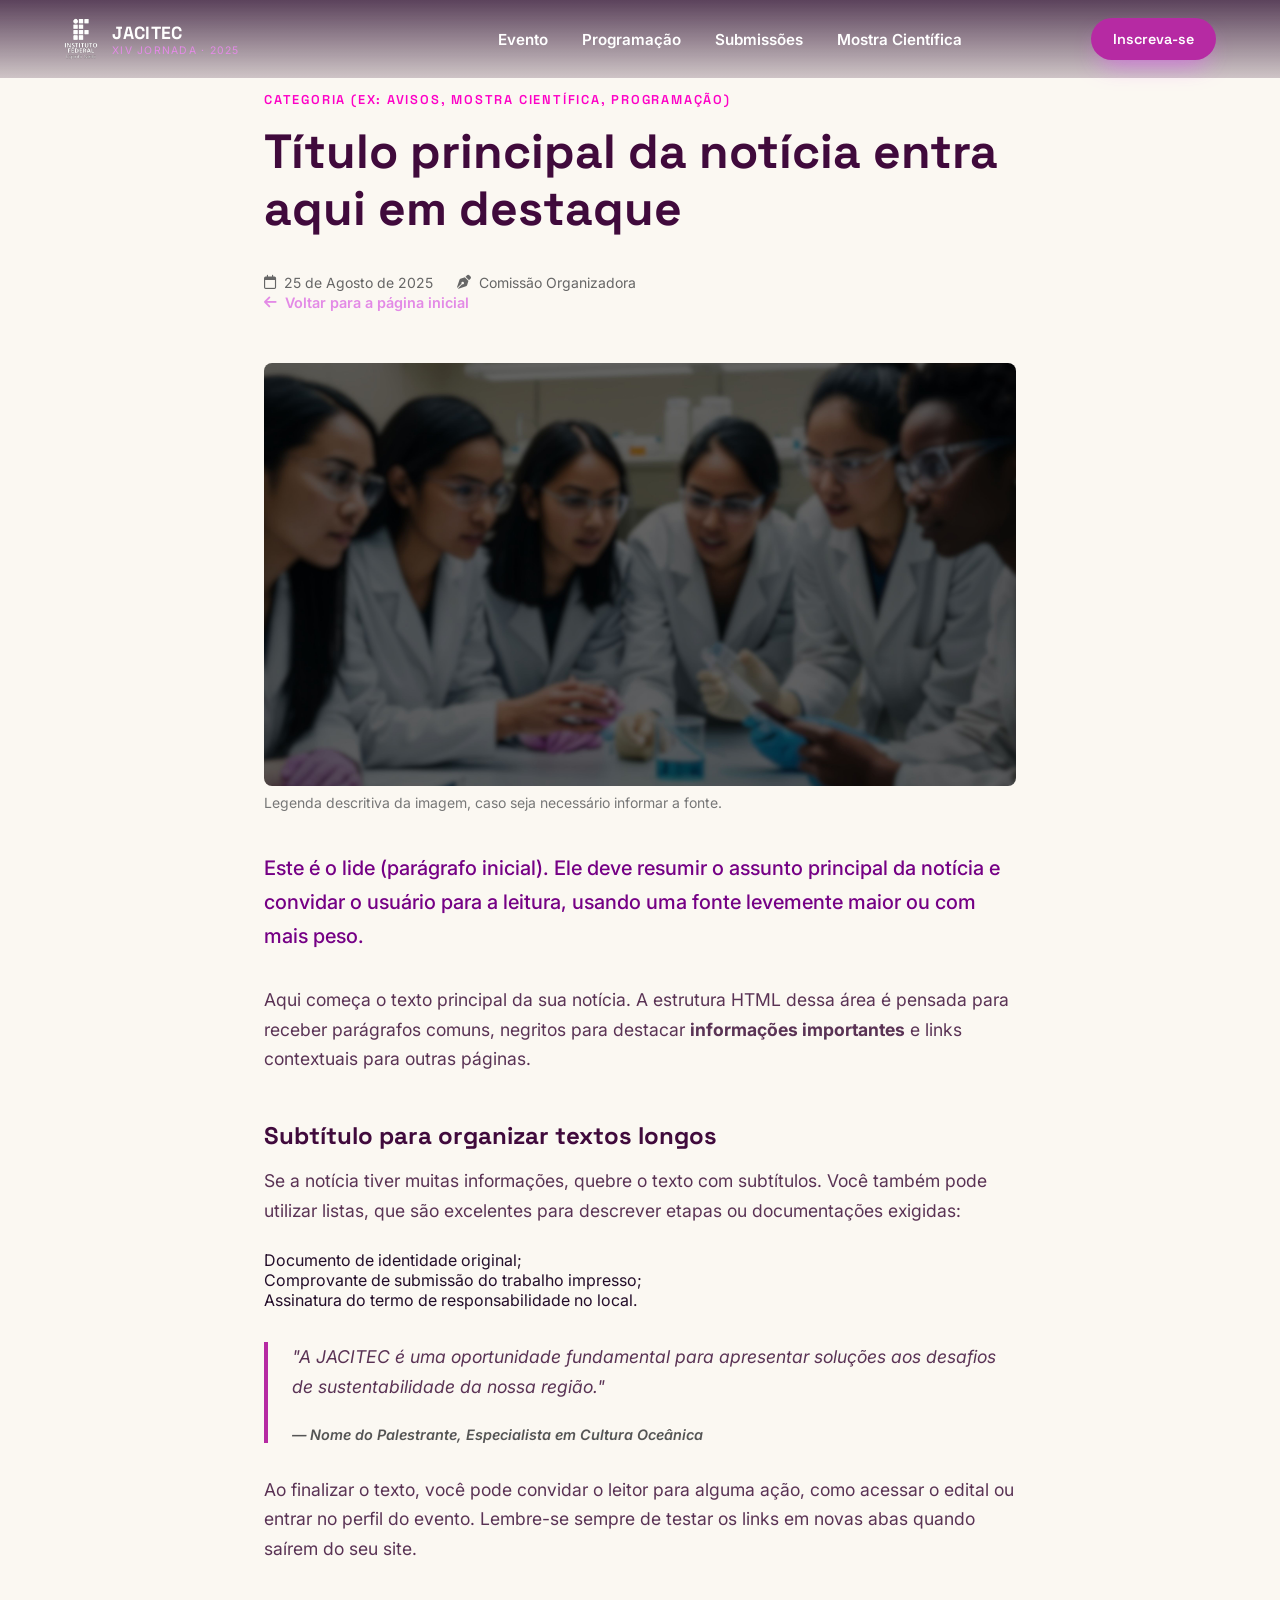
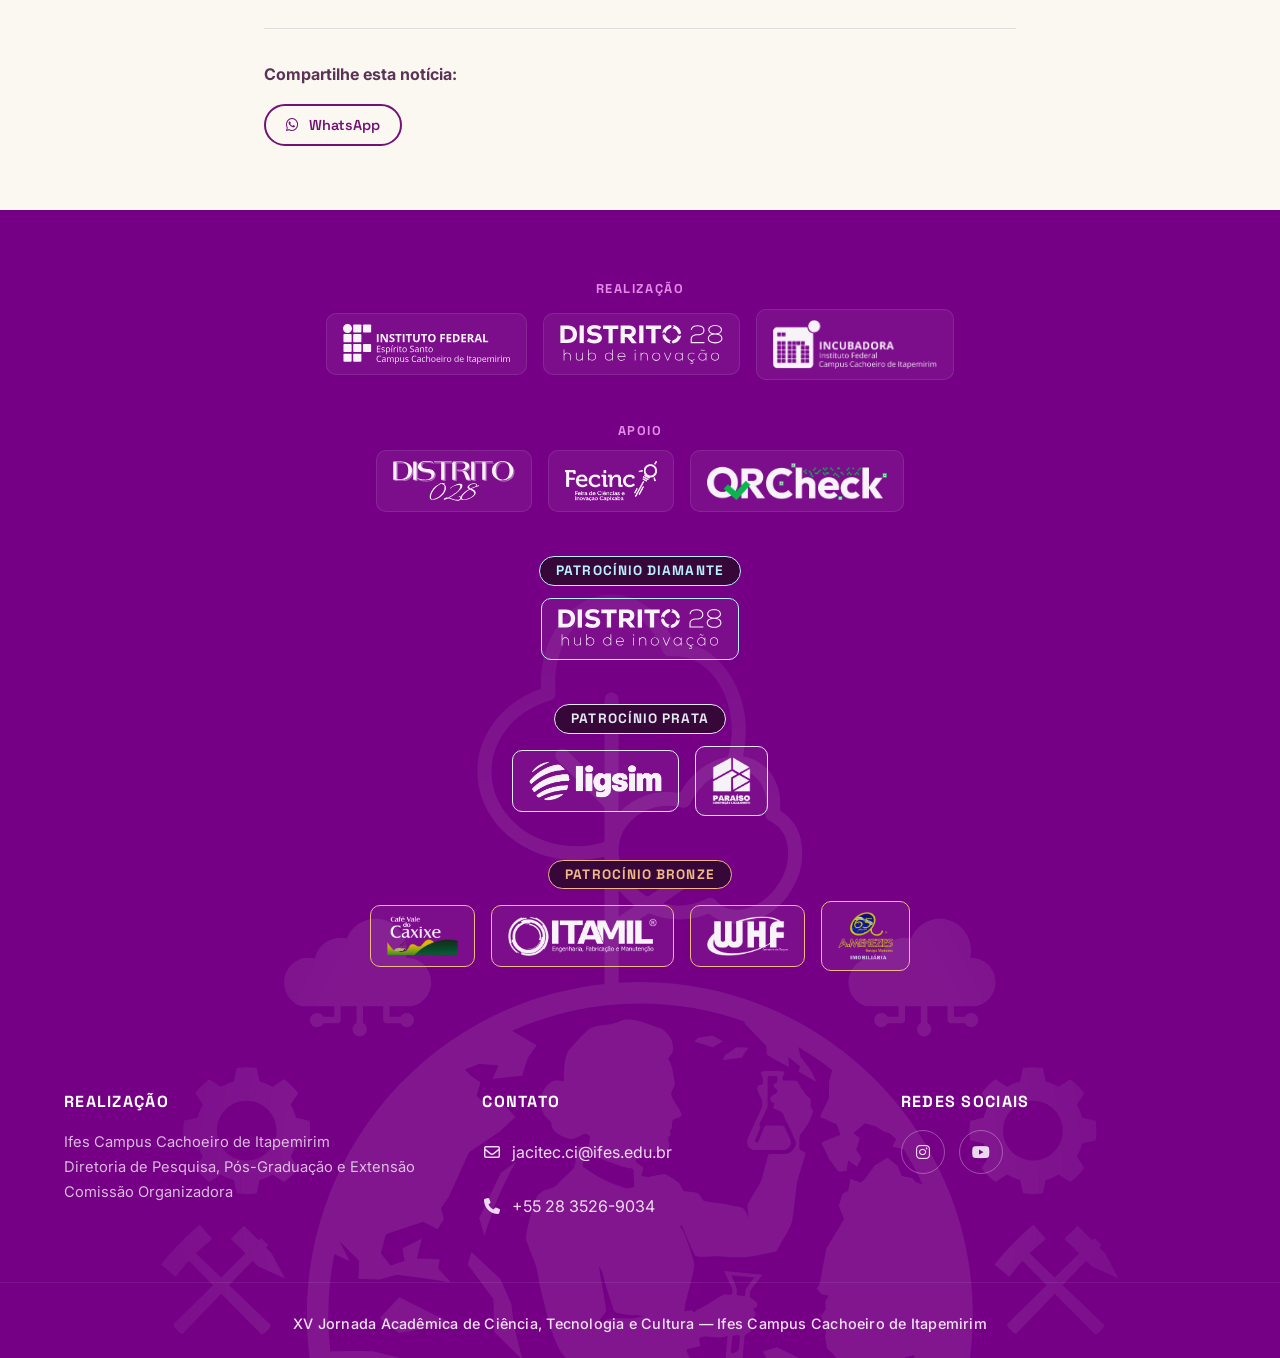
<file: noticia_save_the_date.html>
<!DOCTYPE html>
<html lang="pt-br">

<head>
  <meta charset="utf-8">
  <meta http-equiv="X-UA-Compatible" content="IE=edge,chrome=1">
  <meta name="viewport" content="width=device-width, initial-scale=1.0, viewport-fit=cover">

  <!-- Substitua estes dados para cada nova notícia -->
  <title>Notícias — XV JACITEC 2026 | Ifes Campus Cachoeiro</title>
  <meta name="description"
    content="Notícias e comunicados oficiais da XV Jornada Acadêmica de Ciência, Tecnologia e Cultura (JACITEC) — Ifes Campus Cachoeiro de Itapemirim.">
  <meta name="author" content="Ifes Campus Cachoeiro de Itapemirim">
  <meta name="robots" content="noindex, nofollow">
  <meta name="theme-color" content="#0a2740">

  <!-- Open Graph / Redes Sociais -->
  <meta property="og:type" content="article">
  <meta property="og:locale" content="pt_BR">
  <meta property="og:site_name" content="XV JACITEC 2026 — Ifes Campus Cachoeiro">
  <meta property="og:url" content="https://jacitec.cachoeiro.ifes.edu.br/noticia_save_the_date.html">
  <meta property="og:title" content="Notícias — XV JACITEC 2026 | Ifes Campus Cachoeiro">
  <meta property="og:description"
    content="Notícias e comunicados oficiais da XV Jornada Acadêmica de Ciência, Tecnologia e Cultura (JACITEC).">

  <!-- Twitter / X -->
  <meta name="twitter:card" content="summary">
  <meta name="twitter:url" content="https://jacitec.cachoeiro.ifes.edu.br/noticia_save_the_date.html">
  <meta name="twitter:title" content="Notícias — XV JACITEC 2026 | Ifes Campus Cachoeiro">
  <meta name="twitter:description"
    content="Notícias e comunicados oficiais da XV Jornada Acadêmica de Ciência, Tecnologia e Cultura (JACITEC).">
  <link rel="canonical" href="https://jacitec.cachoeiro.ifes.edu.br/noticia_save_the_date.html">

  <link rel="icon" href="img/favicon.ico" type="image/x-icon">
  <link rel="shortcut icon" href="img/favicon.ico" type="image/x-icon">

  <link rel="preconnect" href="https://fonts.googleapis.com">
  <link rel="preconnect" href="https://fonts.gstatic.com" crossorigin>
  <link
    href="https://fonts.googleapis.com/css2?family=Space+Grotesk:wght@500;600;700&family=Inter:wght@400;500;600;700&display=swap"
    rel="stylesheet">
  <link rel="stylesheet" href="https://cdnjs.cloudflare.com/ajax/libs/font-awesome/6.5.1/css/all.min.css">

  <link rel="stylesheet" href="css/style.css?v=2.1">
  <link rel="stylesheet" href="css/pages-extra.css">
</head>

<body>
  <a class="skip-link" href="#main">Pular para o conteúdo</a>

  <!-- Usando a classe is-scrolled para páginas internas, como feito na agenda -->
  <header class="site-header is-scrolled">
    <div class="container">
      <a class="brand" href="index.html">
        <img src="img/ifes-nav.png" alt="Ifes — Campus Cachoeiro de Itapemirim" width="106" height="42">
        <span class="brand-name">JACITEC<span>XIV Jornada · 2025</span></span>
      </a>

      <div class="nav-scrim"></div>
      <nav id="main-nav" class="main-nav" aria-label="Navegação principal">
        <a href="index.html#overview">Evento</a>
        <a href="agenda.html">Programação</a>
        <a href="index.html#registration">Submissões</a>
        <a href="index.html#submission">Mostra Científica</a>
      </nav>

      <div class="header-actions">
        <a class="btn btn-primary btn-sm"
          href="https://qrcheck.io/evento/xv-jornada-academica-de-ciencia-tecnologia-cultura" target="_blank"
          rel="noopener">
          Inscreva-se
        </a>
        <button class="nav-toggle" type="button" aria-label="Abrir menu" aria-expanded="false" aria-controls="main-nav">
          <i class="fa-solid fa-bars"></i>
        </button>
      </div>
    </div>
  </header>

  <main id="main">
    <section class="article-section">
      <div class="container container-narrow">
        <!-- container-narrow para limitar a largura do texto, melhorando a leitura -->
        <article class="single-news">
          <header class="article-header">
            <p class="eyebrow">Categoria (Ex: Avisos, Mostra Científica, Programação)</p>
            <h1>Título principal da notícia entra aqui em destaque</h1>
            <br>
            <div class="article-meta">
              <span><i class="fa-regular fa-calendar"></i> 25 de Agosto de 2025</span>
              <span><i class="fa-solid fa-pen-nib"></i> Comissão Organizadora</span>
            </div>
            <a class="back-link" href="index.html#news">
              <i class="fa-solid fa-arrow-left"></i> Voltar para a página inicial
            </a>
          </header>

          <figure class="article-cover">
            <img src="img/logos-jacitec/imagem1.jpg" alt="Descrição acessível da imagem para leitores de tela"
              width="1200" height="600" loading="eager">
            <figcaption>Legenda descritiva da imagem, caso seja necessário informar a fonte.</figcaption>
          </figure>

          <div class="article-body">
            <p class="lead">Este é o lide (parágrafo inicial). Ele deve resumir o assunto principal da notícia e
              convidar o usuário para a leitura, usando uma fonte levemente maior ou com mais peso.</p>

            <p>Aqui começa o texto principal da sua notícia. A estrutura HTML dessa área é pensada para receber
              parágrafos comuns, negritos para destacar <strong>informações importantes</strong> e links contextuais
              para outras páginas.</p>

            <h2>Subtítulo para organizar textos longos</h2>

            <p>Se a notícia tiver muitas informações, quebre o texto com subtítulos. Você também pode utilizar listas,
              que são excelentes para descrever etapas ou documentações exigidas:</p>

            <ul>
              <li>Documento de identidade original;</li>
              <li>Comprovante de submissão do trabalho impresso;</li>
              <li>Assinatura do termo de responsabilidade no local.</li>
            </ul>

            <blockquote>
              <p>"A JACITEC é uma oportunidade fundamental para apresentar soluções aos desafios de sustentabilidade da
                nossa região."</p>
              <cite>— Nome do Palestrante, Especialista em Cultura Oceânica</cite>
            </blockquote>

            <p>Ao finalizar o texto, você pode convidar o leitor para alguma ação, como acessar o edital ou entrar no
              perfil do evento. Lembre-se sempre de testar os links em novas abas quando saírem do seu site.</p>
          </div>

          <div class="article-footer">
            <p><strong>Compartilhe esta notícia:</strong></p>
            <div class="social-share">
              <!-- Substitua URL_DA_PAGINA pelo link real quando for para produção -->
              <a href="https://api.whatsapp.com/send?text=Confira%20esta%20notícia%20da%20JACITEC:%20URL_DA_PAGINA"
                target="_blank" rel="noopener" class="btn btn-outline btn-sm">
                <i class="fa-brands fa-whatsapp"></i> WhatsApp
              </a>
            </div>
          </div>
        </article>

      </div>
    </section>
  </main>

  <footer class="site-footer">
    <div class="footer-partners container">
      <div class="partners-row">
        <div class="partners-group partners-group-wide">
          <h4 class="partners-heading">Realização</h4>
          <div class="partners-logos">
            <a href="https://cachoeiro.ifes.edu.br/" target="_blank" rel="noopener" class="partner-item"
              title="Ifes - Campus Cachoeiro de Itapemirim">
              <img src="img/footer/realizacao/ifes-cachoeiro.svg" alt="Ifes Campus Cachoeiro de Itapemirim"
                loading="lazy">
            </a>
            <a href="https://distrito28.com.br/" target="_blank" rel="noopener" class="partner-item" title="Hub 28">
              <img src="img/footer/realizacao/hub28.svg" alt="Hub 28" loading="lazy">
            </a>
            <a href="https://www.instagram.com/incubadora.cachoeiro/" target="_blank" rel="noopener" class="partner-item partner-item-incubadora"
              title="Incubadora IFES Campus Cachoeiro de Itapemirim">
              <img src="img/apoio/incubadora_cachoeiro.png" alt="Incubadora IFES Campus Cachoeiro de Itapemirim"
                loading="lazy">
            </a>
          </div>
        </div>

        <div class="partners-group partners-group-wide">
          <h4 class="partners-heading">Apoio</h4>
          <div class="partners-logos">
            <a href="https://028distrito.blogspot.com/" target="_blank" rel="noopener" class="partner-item"
              title="Distrito 028">
              <img src="img/footer/apoio/distrito28.svg" alt="Distrito 028" loading="lazy">
            </a>
            <a href="https://fecinc.org/" target="_blank" rel="noopener" class="partner-item"
              title="FECINC - Feira de Ciências e Inovação Capixaba">
              <img src="img/footer/apoio/fecinc.png" alt="FECINC" loading="lazy">
            </a>
            <a href="https://qrcheck.io/" target="_blank" rel="noopener" class="partner-item" title="QRCheck">
              <img src="img/footer/credenciamento/qrcheck.png" alt="QRCheck" loading="lazy">
            </a>
          </div>
        </div>

        <div class="partners-group partners-group-wide sponsor-category sponsor-category-diamante">
          <h4 class="sponsor-category-heading">Patrocínio Diamante</h4>
          <div class="sponsor-category-logos">
            <a class="partner-item" href="https://distrito28.com.br/" rel="noopener" target="_blank" title="Hub de Inovação Distrito 28">
              <img alt="Hub de Inovação Distrito 28" loading="lazy" src="img/footer/realizacao/hub28.svg"/>
            </a>
          </div>
        </div>

        <div class="partners-group partners-group-wide sponsor-category sponsor-category-prata">
          <h4 class="sponsor-category-heading">Patrocínio Prata</h4>
          <div class="sponsor-category-logos">
            <a class="partner-item" href="https://ligsim.com/" rel="noopener" target="_blank" title="DRCALL Tecnologia Ltda / Ligsim">
              <img alt="DRCALL Tecnologia Ltda / Ligsim" loading="lazy" src="img/footer/patrocinio/ligsim.png"/>
            </a>
            <a class="partner-item partner-item-square" href="https://www.instagram.com/paraisomaterialconstrucao/" rel="noopener" target="_blank" title="Paraíso Material de Construção e Acabamento Ltda">
              <img alt="Paraíso Material de Construção e Acabamento Ltda" loading="lazy" src="img/footer/patrocinio/paraiso-construccao.png"/>
            </a>
          </div>
        </div>

        <div class="partners-group partners-group-wide sponsor-category sponsor-category-bronze">
          <h4 class="sponsor-category-heading">Patrocínio Bronze</h4>
          <div class="sponsor-category-logos">
            <a class="partner-item" href="https://www.instagram.com/cafevaledocaxixe/" rel="noopener" target="_blank" title="Café Vale do Caxixe">
              <img alt="Café Vale do Caxixe" loading="lazy" src="img/footer/patrocinio/cafe-vale-do-caxixe.png"/>
            </a>
            <a class="partner-item" href="http://www.itamil.com.br/" rel="noopener" target="_blank" title="Itamil - Engenharia, Fabricação e Manutenção">
              <img alt="Itamil" loading="lazy" src="img/footer/patrocinio/itamil.png"/>
            </a>
            <a class="partner-item" href="http://whfcorretora.com.br/" rel="noopener" target="_blank" title="WHF Corretora de Seguros">
              <img alt="WHF Corretora de Seguros" loading="lazy" src="img/footer/patrocinio/whf-corretora.png"/>
            </a>
            <a class="partner-item partner-item-square" href="https://amenezes.com/" rel="noopener" target="_blank" title="Menezes Imobiliária">
              <img alt="Menezes Imobiliária" loading="lazy" src="img/footer/patrocinio/amenezes-imobiliaria.png"/>
            </a>
          </div>
        </div>

      </div>
    </div>
    <div class="footer-top">
      <img class="footer-logo" src="img/logo-jacitec-xv-branco.svg" alt="" aria-hidden="true" loading="lazy">
      <div class="container footer-grid">
        <div class="footer-col">
          <h3>Realização</h3>
          <p>
            Ifes Campus Cachoeiro de Itapemirim<br>
            Diretoria de Pesquisa, Pós-Graduação e Extensão<br>
            Comissão Organizadora
          </p>
        </div>

        <div class="footer-col footer-contact">
          <h3>Contato</h3>
          <a href="mailto:jacitec.ci@ifes.edu.br"><i class="fa-regular fa-envelope"></i>jacitec.ci@ifes.edu.br</a>
          <a href="tel:+552835269034"><i class="fa-solid fa-phone"></i>+55 28 3526-9034</a>
        </div>

        <div class="footer-col">
          <h3>Redes sociais</h3>
          <div class="social-row">
            <a href="https://www.instagram.com/ifescachoeiro.oficial/" target="_blank" rel="noopener"
              aria-label="Instagram">
              <i class="fa-brands fa-instagram"></i>
            </a>
            <a href="https://www.youtube.com/c/IfesCampusCachoeiro/featured" target="_blank" rel="noopener"
              aria-label="YouTube">
              <i class="fa-brands fa-youtube"></i>
            </a>
          </div>
        </div>
      </div>
      <div class="footer-bottom">
        <p>XV Jornada Acadêmica de Ciência, Tecnologia e Cultura — Ifes Campus Cachoeiro de Itapemirim</p>
      </div>
    </div>
  </footer>

  <script src="js/main.js" defer></script>
</body>

</html>
</file>
<file: css/style.css>
:root {
  /* Cores */
  --ocean-950: #750085;
  --ocean-900: #400a3c;
  --ocean-800: #510d57;
  --ocean-700: #731273;
  --ocean-600: #7a1792;
  --ocean-500: #a822ac;
  --aqua-400: #d14fcb;
  --aqua-300: #e38ae6;
  --coral-500: #b62aa3;
  --coral-600: #fd00c6;

  /* Cores das Semanas / Áreas na Grade (Exclusivamente Tons de Roxo Harmoniosos e Distintos) */
  --lane-jacitec: #3b0764;
  /* Roxo Berinjela Escuro Institucional */
  --lane-sinf: #7928ca;
  /* Violeta Elétrico Tecnológico (SINF) */
  --lane-semin: #701a75;
  /* Roxo Ameixa / Púrpura Fechado (SEMIN) */
  --lane-semec: #431475;
  /* Roxo Índigo Noite / Profundo (SEMEC) */
  --lane-hum: #5b21b6;
  /* Violeta Real Nobre (HUM) */
  --lane-semat: #9c27b0;
  /* Roxo Ametista / Lilás Radiante (SEMAT) */

  --sand-100: #f6f1e6;
  --sand-50: #fbf8f2;
  --ink-900: #230d2a;
  --ink-700: #5a3355;
  --ink-500: #865c7d;
  --white: #ffffff;

  /* Tipografia */
  --font-heading: "Space Grotesk", "Segoe UI", sans-serif;
  --font-body: "Inter", "Segoe UI", sans-serif;

  /* Layout */
  --max-width: 1200px;
  --radius-sm: 10px;
  --radius-md: 18px;
  --radius-lg: 28px;
  --header-h: 76px;
  --shadow-soft: 0 20px 45px -20px rgba(10, 39, 64, 0.35);
  --shadow-card: 0 10px 30px -12px rgba(10, 39, 64, 0.25);
}

/* ---------- Reset ---------- */
*,
*::before,
*::after {
  box-sizing: border-box;
}

figure {
  margin: 0;
}

html {
  scroll-padding-top: calc(var(--header-h) + env(safe-area-inset-top, 0px));
}

body {
  margin: 0;
  font-family: var(--font-body);
  color: var(--ink-900);
  background: var(--sand-50);
  overflow-x: hidden;
  -webkit-font-smoothing: antialiased;
}

body.nav-open {
  overflow: hidden;
}

@media (prefers-reduced-motion: no-preference) {
  html {
    scroll-behavior: smooth;
  }
}

img {
  max-width: 100%;
  display: block;
}

a {
  color: inherit;
  text-decoration: none;
}

ul {
  margin: 0;
  padding: 0;
  list-style: none;
}

h1,
h2,
h3,
h4 {
  font-family: var(--font-heading);
  line-height: 1.15;
  margin: 0 0 0.6em;
  color: var(--ocean-900);
}

p {
  margin: 0 0 1em;
  line-height: 1.7;
  color: var(--ink-700);
}

.container {
  width: 100%;
  max-width: var(--max-width);
  margin: 0 auto;
  padding: 0 24px;
}

.visually-hidden {
  position: absolute;
  width: 1px;
  height: 1px;
  overflow: hidden;
  clip: rect(0 0 0 0);
  white-space: nowrap;
}

.skip-link {
  position: absolute;
  left: 16px;
  top: -60px;
  background: var(--coral-500);
  color: var(--white);
  padding: 12px 18px;
  border-radius: var(--radius-sm);
  z-index: 2000;
  transition: top 0.2s ease;
  font-weight: 600;
}

.skip-link:focus {
  top: 16px;
}

.eyebrow {
  display: inline-block;
  font-family: var(--font-heading);
  font-size: 0.8rem;
  font-weight: 600;
  letter-spacing: 0.14em;
  text-transform: uppercase;
  color: var(--coral-600);
  margin-bottom: 12px;
}

.section-head {
  max-width: 720px;
  margin: 0 auto 0px;
  text-align: center;
}

.section-head h2 {
  font-size: clamp(1.7rem, 3vw, 2.4rem);
}

section {
  padding: 88px 0;
}

.section-alt {
  background: var(--sand-100);
}

/* ---------- Buttons ---------- */
.btn {
  display: inline-flex;
  align-items: center;
  justify-content: center;
  gap: 10px;
  font-family: var(--font-heading);
  font-weight: 600;
  font-size: 1rem;
  padding: 15px 30px;
  border-radius: 999px;
  border: 2px solid transparent;
  cursor: pointer;
  transition: transform 0.25s ease, box-shadow 0.25s ease, background-color 0.25s ease, color 0.25s ease;
  white-space: nowrap;
}

.btn-primary {
  background: var(--coral-500);
  color: var(--white);
  box-shadow: 0 12px 24px -10px rgba(234, 77, 255, 0.65);
}

.btn-ghost {
  border-color: rgba(255, 255, 255, 0.55);
  color: var(--white);
}

.btn-outline {
  border-color: var(--ocean-700);
  color: var(--ocean-700);
  background: transparent;
}

.btn-outline-venue {
  border-color: var(--ocean-950);
  color: var(--ocean-950);
  background: transparent;
}

.btn-sm {
  padding: 10px 20px;
  font-size: 0.9rem;
}

.btn:focus-visible,
.nav-toggle:focus-visible,
.main-nav a:focus-visible,
.social-row a:focus-visible,
.filter-button:focus-visible,
.day-tab:focus-visible,
.btn-icon:focus-visible,
.modal-close:focus-visible {
  outline: 3px solid var(--aqua-300);
  outline-offset: 3px;
}

/* ==========================================================================
   Header
   ========================================================================== */
.site-header {
  position: fixed;
  top: 0;
  left: 0;
  width: 100%;
  z-index: 900;
  padding: max(18px, env(safe-area-inset-top, 0px)) 0 18px;
  background: linear-gradient(180deg, rgba(38, 6, 41, 0.75), rgba(41, 6, 36, 0.212));
  transition: background-color 0.3s ease, padding 0.3s ease, box-shadow 0.3s ease;
}

.site-header.is-scrolled {
  background: var(--ocean-950);
  padding: max(10px, env(safe-area-inset-top, 0px)) 0 10px;
  box-shadow: 0 10px 30px -14px rgba(0, 0, 0, 0.5);
}

.site-header .container {
  display: flex;
  align-items: center;
  justify-content: space-between;
  gap: 20px;
}

.brand {
  display: flex;
  align-items: center;
  gap: 14px;
}

.brand img {
  height: 42px;
  width: auto;
}

.brand-name {
  font-family: var(--font-heading);
  color: var(--white);
  font-weight: 700;
  font-size: 1.1rem;
  letter-spacing: 0.02em;
}

.brand-name span {
  display: block;
  font-family: var(--font-body);
  font-weight: 400;
  font-size: 0.65rem;
  letter-spacing: 0.12em;
  color: var(--aqua-300);
  text-transform: uppercase;
}

.main-nav {
  display: flex;
  align-items: center;
  gap: 34px;
}

.main-nav a {
  font-weight: 600;
  font-size: 0.95rem;
  color: var(--white);
  position: relative;
  padding: 10px 0;
}

.main-nav a::after {
  content: "";
  position: absolute;
  left: 0;
  bottom: 0;
  width: 0;
  height: 2px;
  background: var(--coral-500);
  transition: width 0.25s ease;
}

.main-nav a:focus-visible::after {
  width: 100%;
}

.nav-mobile-cta {
  display: none;
}

.main-nav a.nav-mobile-cta::after {
  display: none;
}

.header-actions {
  display: flex;
  align-items: center;
  gap: 14px;
}

.nav-toggle {
  display: none;
  background: transparent;
  border: none;
  color: var(--white);
  font-size: 1.6rem;
  cursor: pointer;
  width: 44px;
  height: 44px;
  padding: 0;
  line-height: 1;
  align-items: center;
  justify-content: center;
}

/* ==========================================================================
   Hero
   ========================================================================== */
.hero {
  position: relative;
  min-height: 100vh;
  min-height: 100svh;
  min-height: 100dvh;
  display: flex;
  align-items: center;
  overflow: hidden;
  background: var(--ocean-950);
}

.hero-logo {
  position: relative;
  z-index: 1;
  width: auto;
  max-width: min(94vw, 1000px);
  height: auto;
  max-height: 55vh;
  margin: 0 auto 20px;
}

.hero-brand-lockup {
  position: relative;
  z-index: 1;
  display: none;
  align-items: center;
  justify-content: center;
  gap: clamp(10px, 2.5vw, 10px);
  width: 100%;
  max-width: min(94vw, 1180px);
  margin: 0 auto clamp(16px, 2.5vw, 28px);
}

.hero-brand-symbol {
  width: auto;
  height: clamp(220px, 27vw, 410px);
  max-width: 330px;
  object-fit: contain;
  filter: drop-shadow(0 8px 24px rgba(0, 0, 0, 0.45));
  transition: transform 0.3s ease;
}

.hero-brand-text {
  width: auto;
  height: clamp(210px, 26vw, 390px);
  max-width: min(700px, 85vw);
  object-fit: contain;
  filter: drop-shadow(0 8px 24px rgba(0, 0, 0, 0.45));
  transition: transform 0.3s ease;
}

@media (max-width: 820px) {
  .hero-logo-desktop {
    display: none;
  }

  .hero-brand-lockup {
    display: flex;
    flex-direction: column;
    gap: 14px;
    margin-bottom: 18px;
  }

  .hero-brand-symbol {
    height: clamp(260px, 36vw, 450px);
    max-width: 450px;
  }

  .hero-brand-text {
    width: min(92vw, 440px);
    height: auto;
    max-height: 350px;
  }
}

.hero-carousel {
  position: absolute;
  inset: 0;
  z-index: 0;
}

.hero-carousel img {
  position: absolute;
  inset: 0;
  width: 100%;
  height: 100%;
  object-fit: cover;
  opacity: 0;
  transition: opacity 1.4s ease;
}

.hero-carousel img.is-active {
  opacity: 1;
}

.hero-carousel::after {
  content: "";
  position: absolute;
  inset: 0;
  background:
    linear-gradient(180deg, rgba(31, 6, 33, 0.75) 0%, rgba(32, 6, 33, 0.55) 45%, rgba(30, 6, 33, 0.92) 100%);
}

.hero-content {
  position: relative;
  z-index: 1;
  width: 100%;
  padding-top: var(--header-h);
  text-align: center;
  color: var(--white);
}

.hero-content .eyebrow {
  color: var(--aqua-300);
}

.hero-meta {
  display: flex;
  flex-wrap: wrap;
  justify-content: center;
  gap: 14px 28px;
  margin-top: 20px;
  margin-bottom: 20px;
  font-family: var(--font-heading);
  font-size: 0.95rem;
  color: var(--aqua-300);
}

.hero-meta li {
  display: flex;
  align-items: center;
  gap: 8px;
}

.hero-actions {
  display: flex;
  flex-wrap: wrap;
  justify-content: center;
  gap: 16px;
}

.hero-scroll-cue {
  position: absolute;
  bottom: 28px;
  left: 50%;
  transform: translateX(-50%);
  z-index: 1;
  color: rgba(255, 255, 255, 0.75);
  display: flex;
  flex-direction: column;
  align-items: center;
  gap: 6px;
  font-size: 0.75rem;
  letter-spacing: 0.1em;
  text-transform: uppercase;
  animation: bob 2.2s ease-in-out infinite;
}

@keyframes bob {

  0%,
  100% {
    transform: translate(-50%, 0);
  }

  50% {
    transform: translate(-50%, 8px);
  }
}

/* ==========================================================================
   Sobre / Overview
   ========================================================================== */
.about-lead {
  max-width: none;
  margin: 0 0 28px 0;
  text-align: start;
}

.about-lead-text {
  max-width: none;
  margin: 8px 0 14px;
  text-align: start;
}

.feature-text p:last-child {
  margin-bottom: 0;
}

.about-lead p {
  font-size: 1.1rem;
}

.feature-row {
  display: flex;
  gap: 48px;
  align-items: center;
  margin-bottom: 56px;
}

.feature-row:last-child {
  margin-bottom: 0;
}

.feature-row.reverse {
  flex-direction: row-reverse;
}

/* NOVA REGRA: Garante que a imagem e o texto dividam o espaço meio a meio e cheguem até as margens */
.feature-media,
.feature-text {
  flex: 1;
}

.feature-media {
  position: relative;
  border-radius: var(--radius-lg);
  overflow: hidden;
  box-shadow: var(--shadow-card);
}

.feature-media img {
  width: 100%;
  /* Alterado de 'auto' para '100%'. Assim a imagem estica na lateral da coluna */
  height: 450px;
  aspect-ratio: 550 / 450;
  object-fit: cover;
  display: block;
  /* Remove um pequeno espaço fantasma que navegadores deixam debaixo de imagens */
}

.feature-media figcaption {
  position: absolute;
  left: 0;
  right: 0;
  bottom: 0;
  padding: 10px 20px;
  font-size: 0.75rem;
  color: rgba(255, 255, 255, 0.9);
  background: linear-gradient(0deg, rgba(6, 20, 33, 0.85), transparent);
}

.feature-text h3 {
  font-size: 1.6rem;
  margin-bottom: 16px;
  /* Adicionado um respiro entre o título e o parágrafo */
}

/* REGRA DE RESPONSIVIDADE (Celulares e Tablets) */
@media (max-width: 992px) {
  .feature-row {
    flex-direction: column;
    align-items: stretch;
    margin-bottom: 28px;
    gap: 20px;
  }

  .feature-row.reverse {
    flex-direction: column;
  }

  .feature-media {
    width: 100%;
  }

  .feature-media img {
    width: 100%;
    height: 380px;
    aspect-ratio: 16 / 10;
  }

  .feature-text {
    width: 100%;
  }
}

.this-year {
  background: var(--ocean-950);
  color: var(--white);
  border-radius: var(--radius-lg);
  padding: clamp(40px, 5vw, 64px);
  display: grid;
  grid-template-columns: 1fr;
  gap: clamp(32px, 4vw, 56px);
  align-items: center;
  box-shadow: var(--shadow-soft);
}

.this-year:has(.this-year-banner) {
  grid-template-columns: minmax(0, 1.15fr) minmax(0, 0.85fr);
}

.this-year .eyebrow {
  color: var(--aqua-300);
}

.this-year h2 {
  color: var(--white);
  font-size: clamp(1.6rem, 2.6vw, 2.1rem);
}

.this-year p {
  color: rgba(255, 255, 255, 0.82);
  margin-bottom: 12px;
}

.this-year-actions {
  display: flex;
  flex-direction: row;
  flex-wrap: wrap;
  align-items: center;
  justify-content: center;
  gap: 14px;
  margin-top: 18px;
}

.this-year-actions .btn {
  width: auto;
  white-space: nowrap;
}

.this-year-banner {
  margin: 0;
  border-radius: var(--radius-md);
  overflow: hidden;
  box-shadow: 0 20px 40px -18px rgba(0, 0, 0, 0.6);
  width: 100%;
  max-width: 440px;
  justify-self: center;
}

.this-year-banner img {
  width: 100%;
  height: auto;
  aspect-ratio: 1080 / 1350;
  display: block;
  object-fit: contain;
}

/* Edições anteriores — timeline */
.timeline {
  display: grid;
  grid-template-columns: repeat(auto-fit, minmax(210px, 1fr));
  gap: 22px;
}

.timeline-item {
  background: var(--white);
  border-radius: var(--radius-md);
  overflow: hidden;
  box-shadow: var(--shadow-card);
  transition: transform 0.3s ease, box-shadow 0.3s ease;
}

.timeline-item img {
  width: 100%;
  height: 170px;
  object-fit: cover;
}

.timeline-item .timeline-body {
  padding: 16px 18px 20px;
}

.timeline-item .timeline-year {
  font-family: var(--font-heading);
  font-weight: 700;
  color: var(--coral-600);
  font-size: 0.95rem;
  margin-bottom: 4px;
  display: block;
}

.timeline-item p {
  font-size: 0.85rem;
  margin: 0;
  color: var(--ink-500);
}

.history-copy {
  max-width: none;
  margin-left: 0;
}

.history-copy p {
  font-size: 1rem;
}

.register-band {
  background-image: linear-gradient(rgba(64, 10, 60, 0.72), rgba(117, 0, 133, 0.86)), url("../img/logos-jacitec/imagem1.jpg");
  background-position: center;
  background-size: cover;
  color: var(--white);
  text-align: center;
  padding: 90px 0;
}

.register-band .eyebrow {
  color: var(--aqua-300);
}

.register-band h2 {
  color: var(--white);
  font-size: clamp(1.7rem, 3vw, 2.4rem);
}

.register-band p {
  max-width: 860px;
  margin: 0 auto 30px;
  color: rgba(255, 255, 255, 0.85);
  font-size: 1.05rem;
  padding: 0 16px;
}

.register-actions {
  display: flex;
  flex-wrap: wrap;
  justify-content: center;
  align-items: center;
  gap: 16px 14px;
  max-width: 960px;
  margin: 24px auto 0;
}

/* ==========================================================================
   Mostra Científica
   ========================================================================== */
.mostra-actions {
  display: flex;
  flex-wrap: wrap;
  justify-content: center;
  gap: 14px;
  margin-top: 24px;
}

.mostra-theme-pill {
  display: inline-flex;
  align-items: center;
  gap: 8px;
  background: rgba(255, 255, 255, 0.15);
  border: 1px solid rgba(255, 255, 255, 0.3);
  backdrop-filter: blur(8px);
  color: var(--white);
  padding: 6px 18px;
  border-radius: 999px;
  font-size: 0.9rem;
  font-weight: 500;
  margin-bottom: 16px;
}

.mostra-theme-pill i {
  color: var(--aqua-300);
}

/* Projetin Highlight Box */
.projetin-box {
  background: linear-gradient(135deg, var(--ocean-900) 0%, var(--ocean-950) 100%);
  color: var(--white);
  border-radius: var(--radius-lg);
  padding: clamp(32px, 4vw, 48px);
  margin-bottom: 50px;
  box-shadow: var(--shadow-soft);
  position: relative;
  overflow: hidden;
}

.projetin-box::before {
  content: "";
  position: absolute;
  top: -60px;
  right: -60px;
  width: 220px;
  height: 220px;
  background: radial-gradient(circle, rgba(209, 79, 203, 0.35) 0%, transparent 70%);
  border-radius: 50%;
  pointer-events: none;
}

.projetin-header {
  display: flex;
  flex-wrap: wrap;
  align-items: center;
  justify-content: space-between;
  gap: 20px;
  margin-bottom: 28px;
}

.projetin-header h2 {
  color: var(--white);
  margin-bottom: 6px;
}

.projetin-header p {
  color: rgba(255, 255, 255, 0.85);
  margin-bottom: 0;
  max-width: 600px;
}

.steps-grid {
  display: grid;
  grid-template-columns: repeat(3, 1fr);
  gap: 20px;
  margin-top: 24px;
}

.step-card {
  background: rgba(255, 255, 255, 0.08);
  border: 1px solid rgba(255, 255, 255, 0.16);
  border-radius: var(--radius-md);
  padding: 24px 20px;
  display: flex;
  flex-direction: column;
  position: relative;
  transition: transform 0.25s ease, background 0.25s ease;
}

.step-card:hover {
  transform: translateY(-3px);
  background: rgba(255, 255, 255, 0.12);
}

.step-badge {
  display: inline-flex;
  align-items: center;
  justify-content: center;
  width: 38px;
  height: 38px;
  background: var(--coral-500);
  color: var(--white);
  border-radius: 50%;
  font-weight: 700;
  font-family: var(--font-heading);
  font-size: 1.1rem;
  margin-bottom: 14px;
}

.step-card h3 {
  color: var(--aqua-300);
  font-size: 1.15rem;
  margin-bottom: 8px;
}

.step-card p {
  color: rgba(255, 255, 255, 0.88);
  font-size: 0.92rem;
  line-height: 1.6;
  margin-bottom: 0;
}

/* Timeline / Cronograma Grid */
.timeline-grid {
  display: grid;
  grid-template-columns: repeat(auto-fit, minmax(260px, 1fr));
  gap: 18px;
  margin: 36px 0;
}

.timeline-card {
  background: var(--white);
  border-radius: var(--radius-md);
  padding: 24px 20px;
  box-shadow: var(--shadow-card);
  border-left: 4px solid var(--ocean-700);
  display: flex;
  flex-direction: column;
  justify-content: space-between;
  transition: transform 0.25s ease, box-shadow 0.25s ease;
}

.timeline-card:hover {
  transform: translateY(-2px);
  box-shadow: var(--shadow-soft);
}

.timeline-card.highlight {
  border-left-color: var(--coral-500);
  background: linear-gradient(to right, rgba(234, 77, 255, 0.04), var(--white));
}

.timeline-date {
  display: inline-flex;
  align-items: center;
  gap: 8px;
  font-family: var(--font-heading);
  font-weight: 700;
  color: var(--coral-600);
  font-size: 0.95rem;
  margin-bottom: 8px;
}

.timeline-card h3 {
  font-size: 1.05rem;
  color: var(--ocean-900);
  margin-bottom: 6px;
}

.timeline-card p {
  font-size: 0.88rem;
  color: var(--ink-700);
  margin-bottom: 0;
}

/* Documents / Downloads Grid */
.docs-grid {
  display: grid;
  grid-template-columns: repeat(auto-fit, minmax(280px, 1fr));
  gap: 20px;
  margin: 36px 0;
}

.doc-item {
  background: var(--white);
  border-radius: var(--radius-md);
  padding: 26px 24px;
  box-shadow: var(--shadow-card);
  display: flex;
  flex-direction: column;
  justify-content: space-between;
  border: 1px solid rgba(64, 10, 60, 0.08);
  transition: transform 0.25s ease, box-shadow 0.25s ease, border-color 0.25s ease;
}

.doc-item:hover {
  transform: translateY(-3px);
  box-shadow: var(--shadow-soft);
  border-color: var(--ocean-500);
}

.doc-header {
  display: flex;
  align-items: flex-start;
  gap: 16px;
  margin-bottom: 14px;
}

.doc-icon {
  font-size: 2rem;
  color: var(--coral-500);
  flex-shrink: 0;
  margin-top: 2px;
}

.doc-icon.pptx {
  color: #d24726;
}

.doc-title {
  font-family: var(--font-heading);
  font-size: 1.08rem;
  font-weight: 700;
  color: var(--ocean-900);
  line-height: 1.3;
  margin-bottom: 6px;
}

.doc-badge {
  display: inline-block;
  font-size: 0.75rem;
  font-weight: 600;
  text-transform: uppercase;
  letter-spacing: 0.08em;
  background: var(--sand-100);
  color: var(--ocean-700);
  padding: 3px 10px;
  border-radius: 999px;
  margin-bottom: 10px;
}

.doc-desc {
  font-size: 0.88rem;
  color: var(--ink-700);
  line-height: 1.55;
  margin-bottom: 18px;
  flex-grow: 1;
}

.doc-btn {
  display: inline-flex;
  align-items: center;
  justify-content: center;
  gap: 10px;
  background: var(--ocean-950);
  color: var(--white);
  padding: 12px 20px;
  border-radius: var(--radius-sm);
  font-family: var(--font-heading);
  font-weight: 600;
  font-size: 0.92rem;
  transition: all 0.25s ease;
}

.doc-btn:hover {
  background: var(--coral-500);
  color: var(--white);
  transform: translateY(-1px);
}

.doc-actions {
  display: flex;
  gap: 10px;
  flex-wrap: wrap;
  align-items: center;
}

.doc-btn-outline {
  background: transparent;
  color: var(--ocean-900);
  border: 1.5px solid var(--ocean-900);
}

.doc-btn-outline:hover {
  background: var(--ocean-900);
  color: var(--white);
}

.doc-badge-portal {
  background: rgba(0, 255, 235, 0.15);
  color: var(--aqua-300);
  border: 1px solid rgba(0, 255, 235, 0.3);
}

/* Banner de acesso a todos os editais no portal Ifes */
.edital-ifes-banner {
  background: linear-gradient(135deg, var(--ocean-900) 0%, var(--ocean-950) 100%);
  color: var(--white);
  border-radius: var(--radius-md);
  padding: 28px 32px;
  display: flex;
  align-items: center;
  gap: 24px;
  margin-top: 24px;
  border: 1px solid rgba(0, 255, 235, 0.2);
  box-shadow: var(--shadow-card);
  position: relative;
  overflow: hidden;
  text-align: left;
}

.edital-ifes-banner::before {
  content: "";
  position: absolute;
  top: -40px;
  right: -40px;
  width: 180px;
  height: 180px;
  background: radial-gradient(circle, rgba(0, 255, 235, 0.15) 0%, transparent 70%);
  border-radius: 50%;
  pointer-events: none;
}

.edital-ifes-icon {
  font-size: 2.2rem;
  color: var(--aqua-300);
  background: rgba(0, 255, 235, 0.1);
  border-radius: 50%;
  width: 62px;
  height: 62px;
  display: flex;
  align-items: center;
  justify-content: center;
  flex-shrink: 0;
  border: 1px solid rgba(0, 255, 235, 0.25);
}

.edital-ifes-content {
  flex-grow: 1;
  text-align: left;
}

.edital-ifes-content h3 {
  font-family: var(--font-heading);
  font-size: 1.22rem;
  color: var(--white);
  margin-bottom: 6px;
  text-align: left;
}

.edital-ifes-content p {
  font-size: 0.9rem;
  color: var(--sand-100);
  margin: 0;
  padding: 0;
  max-width: none;
  line-height: 1.55;
  text-align: left;
}

.edital-ifes-action {
  flex-shrink: 0;
}

/* Criteria Styles */
.criteria-fase-header {
  display: flex;
  align-items: center;
  justify-content: space-between;
  flex-wrap: wrap;
  gap: 12px;
  margin: 36px 0 20px;
  padding-bottom: 10px;
  border-bottom: 2px solid var(--sand-100);
}

.criteria-fase-header h3 {
  font-size: 1.35rem;
  color: var(--ocean-900);
  margin-bottom: 0;
}

.fase-badge {
  background: var(--ocean-900);
  color: var(--aqua-300);
  font-family: var(--font-heading);
  font-weight: 700;
  font-size: 0.85rem;
  padding: 5px 14px;
  border-radius: 999px;
}

.criteria-grid {
  display: grid;
  grid-template-columns: repeat(2, 1fr);
  gap: 18px;
  margin-bottom: 28px;
}

.criteria-card {
  background: var(--white);
  border-radius: var(--radius-md);
  padding: 22px 20px;
  box-shadow: var(--shadow-card);
  display: flex;
  gap: 14px;
  align-items: flex-start;
}

.criteria-card i {
  color: var(--coral-500);
  font-size: 1.3rem;
  margin-top: 3px;
  flex-shrink: 0;
}

.criteria-card-body {
  flex: 1;
}

.criteria-card strong {
  font-family: var(--font-heading);
  font-size: 1rem;
  color: var(--ocean-900);
  display: flex;
  align-items: center;
  justify-content: space-between;
  gap: 8px;
  margin-bottom: 6px;
}

.criteria-points {
  font-size: 0.82rem;
  background: var(--sand-100);
  color: var(--coral-600);
  padding: 2px 10px;
  border-radius: 999px;
  font-weight: 700;
  white-space: nowrap;
}

.criteria-card p {
  font-size: 0.88rem;
  color: var(--ink-700);
  line-height: 1.55;
  margin-bottom: 0;
}

.rules-note {
  background: var(--white);
  border-left: 4px solid var(--coral-500);
  border-radius: 0 var(--radius-sm) var(--radius-sm) 0;
  padding: 20px 24px;
  margin: 30px 0;
  box-shadow: var(--shadow-card);
}

.rules-note p:last-child {
  margin-bottom: 0;
}

/* Categories / Segments */
.segments-grid {
  display: grid;
  grid-template-columns: repeat(2, 1fr);
  gap: 20px;
  margin: 30px 0;
}

.segment-card {
  background: var(--white);
  border-radius: var(--radius-md);
  padding: 26px 22px;
  box-shadow: var(--shadow-card);
  border-top: 4px solid var(--ocean-700);
}

.segment-card h3 {
  font-size: 1.15rem;
  color: var(--ocean-900);
  margin-bottom: 12px;
  display: flex;
  align-items: center;
  gap: 10px;
}

.segment-card ul {
  list-style: none;
  padding: 0;
  margin: 0;
}

.segment-card li {
  padding: 6px 0;
  font-size: 0.9rem;
  color: var(--ink-700);
  border-bottom: 1px solid var(--sand-100);
  display: flex;
  align-items: flex-start;
  gap: 8px;
}

.segment-card li:last-child {
  border-bottom: none;
}

.segment-card li i {
  color: var(--aqua-400);
  font-size: 0.8rem;
  margin-top: 5px;
}

.downloads {
  display: flex;
  flex-wrap: wrap;
  justify-content: center;
  gap: 16px;
  margin-top: 40px;
}

.download-card {
  display: flex;
  align-items: center;
  gap: 12px;
  background: var(--white);
  border: 2px solid var(--ocean-700);
  color: var(--ocean-700);
  border-radius: var(--radius-sm);
  padding: 14px 22px;
  font-weight: 600;
  transition: all 0.25s ease;
}

.download-card:hover {
  background: var(--ocean-700);
  color: var(--white);
  transform: translateY(-2px);
  box-shadow: 0 8px 20px -6px rgba(117, 0, 133, 0.4);
}

.download-card i {
  font-size: 1.2rem;
}

.submit-cta {
  display: flex;
  flex-wrap: wrap;
  justify-content: center;
  align-items: center;
  gap: 16px;
  text-align: center;
  margin-top: 40px;
}

/* Vitrine e Carrossel Contínuo de Patrocinadores (Social Proof) */
.sponsorship-showcase {
  margin-top: clamp(32px, 4vw, 44px);
  margin-bottom: clamp(24px, 3.5vw, 36px);
  position: relative;
}

.showcase-header {
  text-align: center;
  margin-bottom: 20px;
}

.showcase-badge {
  display: inline-flex;
  align-items: center;
  gap: 8px;
  padding: 6px 18px;
  border-radius: 30px;
  font-family: var(--font-heading);
  font-size: 0.82rem;
  font-weight: 700;
  text-transform: uppercase;
  letter-spacing: 0.08em;
  background: rgba(117, 0, 133, 0.08);
  color: var(--ocean-700);
  border: 1px solid rgba(117, 0, 133, 0.18);
  box-shadow: 0 2px 8px rgba(117, 0, 133, 0.06);
}

.showcase-badge i {
  color: var(--coral-500);
  font-size: 0.95rem;
}

.showcase-sub {
  font-size: 0.94rem;
  color: var(--ink-700);
  margin-top: 8px;
  margin-bottom: 0;
}

.sponsor-categories {
  display: grid;
  gap: 24px;
}

.sponsor-category {
  --category-color: #e38ae6;
  gap: 16px;
  text-align: center;
}

.sponsor-category-diamante {
  --category-color: #b8f0ff;
}

.sponsor-category-prata {
  --category-color: #e2e8f0;
}

.sponsor-category-bronze {
  --category-color: #f0b887;
}

.sponsor-category-heading {
  display: inline-block;
  margin: 0 0 16px;
  padding: 6px 16px;
  border-radius: 999px;
  background: #360738;
  border: 1px solid var(--category-color);
  color: var(--category-color);
  font-family: var(--font-heading);
  font-size: 0.85rem;
  font-weight: 700;
  letter-spacing: 0.08em;
  text-transform: uppercase;
}

.sponsor-category-logos {
  display: flex;
  flex-wrap: wrap;
  align-items: center;
  justify-content: center;
  gap: 12px 16px;
  max-width: 100%;
}

.sponsor-category .sponsor-ticker-card,
.sponsor-category .partner-item {
  border-color: var(--category-color);
}

.sponsor-category .sponsor-card-name,
.sponsor-category .partner-item-name {
  color: var(--white);
  font-family: var(--font-heading);
  font-weight: 700;
  font-size: 1.2rem;
}

.sponsor-category .sponsor-card-name {
  cursor: default;
}

.site-footer .sponsor-category-heading {
  margin-bottom: 0;
}

.site-footer .sponsor-category-logos {
  width: 100%;
  max-width: 880px;
}

@media (max-width: 600px) {
  .sponsor-categories .sponsor-ticker-card {
    flex: 0 1 calc(50% - 8px);
    min-width: 0;
    max-width: calc(50% - 8px);
    padding: 10px 12px;
    box-sizing: border-box;
  }

  .sponsor-categories .sponsor-ticker-card img {
    max-width: 100%;
  }
}

@media (max-width: 480px) {
  .site-footer .sponsor-category-logos {
    gap: 8px;
  }
}

.sponsor-ticker {
  position: relative;
  width: 100%;
  overflow: hidden;
  padding: 18px 0 36px;
  /* Fade nas laterais */
  mask-image: linear-gradient(to right, transparent 0%, black 7%, black 93%, transparent 100%);
  -webkit-mask-image: linear-gradient(to right, transparent 0%, black 7%, black 93%, transparent 100%);
}

.sponsor-ticker-track {
  display: flex;
  width: max-content;
  animation: tickerScroll 48s linear infinite;
  will-change: transform;
}

.sponsor-ticker:hover .sponsor-ticker-track {
  animation-play-state: paused;
}

.sponsor-ticker-items {
  display: flex;
  align-items: center;
  gap: 22px;
  padding: 0 11px;
}

.sponsor-ticker-card {
  display: inline-flex;
  align-items: center;
  justify-content: center;
  background: #360738;
  border: 1px solid rgba(227, 138, 230, 0.28);
  border-radius: var(--radius-md);
  padding: 12px 24px;
  height: 84px;
  min-width: 175px;
  box-shadow: 0 6px 18px rgba(54, 7, 56, 0.22);
  transition: transform 0.25s ease, box-shadow 0.25s ease, border-color 0.25s ease;
  text-decoration: none;
  cursor: pointer;
  flex-shrink: 0;
}

.sponsor-ticker-card:hover {
  transform: translateY(-4px) scale(1.03);
  border-color: var(--aqua-400);
  box-shadow: 0 8px 24px rgba(209, 79, 203, 0.32);
}

.sponsor-ticker-card img {
  max-height: 58px;
  max-width: 145px;
  width: auto;
  height: auto;
  object-fit: contain;
  transition: transform 0.2s ease;
}

/* Card claro para marcas que possuem arte e fundo claro próprio */
.sponsor-ticker-card.sponsor-ticker-light {
  background: #ffffff;
  border-color: rgba(255, 255, 255, 0.6);
  box-shadow: 0 6px 18px rgba(10, 39, 64, 0.1);
}

.sponsor-ticker-card.sponsor-ticker-light:hover {
  border-color: var(--aqua-400);
  box-shadow: 0 8px 24px rgba(209, 79, 203, 0.28);
}

@media (max-width: 600px) {
  .sponsor-ticker {
    padding: 14px 0 28px;
  }

  .sponsor-ticker-items {
    gap: 16px;
    padding: 0 8px;
  }

  .sponsor-ticker-card {
    height: 72px;
    min-width: 145px;
    padding: 10px 18px;
  }

  .sponsor-ticker-card img {
    max-height: 48px;
    max-width: 120px;
  }
}

@keyframes tickerScroll {
  0% {
    transform: translateX(0);
  }

  100% {
    transform: translateX(-50%);
  }
}

@media (prefers-reduced-motion: reduce) {
  .sponsor-ticker-track {
    animation: none;
    flex-wrap: wrap;
    justify-content: center;
    width: 100%;
  }

  .sponsor-ticker-items[aria-hidden="true"] {
    display: none;
  }
}

.sponsorship-cta {
  text-align: center;
  margin-top: 24px;
}

.mostra-note {
  text-align: center;
  font-size: 0.9rem;
  color: var(--ink-500);
  margin-top: 18px;
}

/* Responsiveness for Mostra */
@media (max-width: 992px) {
  .steps-grid {
    grid-template-columns: 1fr;
  }

  .criteria-grid {
    grid-template-columns: 1fr;
  }

  .segments-grid {
    grid-template-columns: 1fr;
  }
}

#sponsorship {
  padding-bottom: clamp(20px, 2.5vw, 32px);
}

.venue-section {
  padding: clamp(32px, 4vw, 56px) 0 clamp(64px, 8vw, 96px);
  background: var(--sand-100);
  position: relative;
}

.venue-section .section-head {
  margin-bottom: clamp(20px, 2.5vw, 28px);
  text-align: center;
}

.venue-section .section-head h2 {
  margin-bottom: 8px;
}

.venue-subtitle {
  max-width: 720px;
  margin: 10px auto 0;
  color: var(--ink-700);
  font-size: 1.05rem;
  line-height: 1.6;
}

/* Painel Como Chegar (Google Maps Grid) */
.venue-grid {
  display: grid;
  grid-template-columns: 1fr 1.4fr;
  gap: 0;
  border-radius: var(--radius-lg);
  overflow: hidden;
  box-shadow: var(--shadow-card);
  border: 1px solid rgba(117, 0, 133, 0.12);
  background: var(--white);
}

.venue-card {
  background: var(--white);
  color: var(--ocean-950);
  padding: clamp(32px, 4vw, 48px);
  display: flex;
  flex-direction: column;
  justify-content: center;
  gap: 16px;
}

.venue-eyetag {
  display: inline-flex;
  align-items: center;
  gap: 6px;
  padding: 4px 10px;
  background: rgba(117, 0, 133, 0.08);
  color: var(--ocean-950);
  font-weight: 700;
  font-size: 0.78rem;
  border-radius: 6px;
  width: fit-content;
}

.venue-card h3 {
  color: var(--ocean-950);
  font-size: 1.4rem;
  margin: 0;
}

.venue-card address {
  font-style: normal;
  color: var(--ocean-950);
  line-height: 1.7;
  font-size: 0.95rem;
}

.venue-amenities {
  display: flex;
  gap: 8px;
  flex-wrap: wrap;
  margin: 4px 0 8px;
}

.amenity-chip {
  font-size: 0.8rem;
  color: var(--ink-700);
  background: var(--sand-50);
  border: 1px solid rgba(117, 0, 133, 0.1);
  padding: 4px 10px;
  border-radius: 999px;
  display: inline-flex;
  align-items: center;
  gap: 6px;
}

.venue-card-actions {
  display: flex;
  align-items: center;
  gap: 12px;
  flex-wrap: wrap;
}

.venue-map iframe {
  width: 100%;
  height: 100%;
  min-height: 380px;
  border: 0;
  display: block;
}

/* Planta interativa do campus: ver css/campus-map.css */

/* ==========================================================================
   Footer
   ========================================================================== */
.site-footer {
  position: relative;
  overflow: hidden;
  background: var(--ocean-950);
  color: rgba(255, 255, 255, 0.85);
  padding: 0;
}

.footer-top {
  position: relative;
  overflow: visible;
  padding-top: clamp(48px, 6vw, 68px);
}

.site-footer .container,
.site-footer .footer-partners,
.site-footer .footer-bottom {
  position: relative;
  z-index: 1;
}

.footer-grid {
  display: grid;
  grid-template-columns: minmax(0, 1.2fr) minmax(0, 1.2fr) minmax(0, 1fr);
  gap: clamp(24px, 4vw, 40px);
  padding-bottom: clamp(28px, 4vw, 44px);
  border-bottom: none;
  align-items: start;
}

.site-footer .section-head {
  margin-top: clamp(36px, 5vw, 56px);
}

.footer-col h3 {
  color: var(--white);
  font-size: 1rem;
  text-transform: uppercase;
  letter-spacing: 0.08em;
  margin-bottom: 18px;
}

.footer-col p {
  color: rgba(255, 255, 255, 0.72);
  font-size: 0.92rem;
}

.footer-contact a {
  display: flex;
  align-items: center;
  gap: 10px;
  min-height: 44px;
  margin-bottom: 10px;
  color: rgba(255, 255, 255, 0.85);
  transition: color 0.2s ease;
  overflow-wrap: anywhere;
}

.footer-logo {
  position: absolute;
  top: 50%;
  left: 50%;
  right: auto;
  transform: translate(-50%, -50%);
  width: clamp(580px, 78vw, 960px);
  height: auto;
  max-height: none;
  max-width: min(960px, 95vw);
  pointer-events: none;
  user-select: none;
  filter: brightness(0) invert(1);
  opacity: 0.085;
  z-index: 0;
  object-fit: contain;
  /* Máscara suave radial para que as extremidades dissolvam organicamente sem cortes retos */
  mask-image: radial-gradient(ellipse 75% 72% at center, black 48%, transparent 100%);
  -webkit-mask-image: radial-gradient(ellipse 75% 72% at center, black 48%, transparent 100%);
}

@media (min-width: 1400px) {
  .footer-logo {
    left: 50%;
    right: auto;
    top: 50%;
    transform: translate(-50%, -50%);
    width: 980px;
    height: auto;
    max-height: none;
    opacity: 0.09;
  }
}

@media (max-width: 768px) {
  .footer-logo {
    top: 50%;
    left: 50%;
    right: auto;
    transform: translate(-50%, -50%);
    width: clamp(340px, 88vw, 520px);
    height: auto;
    max-height: none;
    opacity: 0.075;
  }
}

.social-row {
  display: flex;
  gap: 14px;
  margin-top: 10px;
  margin-bottom: 8px;
}

.social-row a {
  width: 44px;
  height: 44px;
  border-radius: 50%;
  border: 1px solid rgba(255, 255, 255, 0.3);
  display: flex;
  align-items: center;
  justify-content: center;
  transition: background-color 0.2s ease, border-color 0.2s ease;
}

.sponsors-strip {
  padding: clamp(36px, 5vw, 60px) 20px clamp(30px, 5vw, 48px);
  text-align: center;
  border-top: none;
  margin-top: clamp(24px, 4vw, 40px);
}

.sponsors-strip img {
  max-width: min(720px, 100%);
  width: 100%;
  margin: 0 auto;
  opacity: 0.95;
}

/* Categorized Partners & Sponsors */
.site-footer .footer-partners {
  position: relative;
  z-index: 1;
  padding: clamp(48px, 6vw, 72px) 20px clamp(36px, 5vw, 54px);
  margin-top: 0;
}

.partners-row {
  display: flex;
  flex-wrap: wrap;
  justify-content: center;
  align-items: flex-start;
  gap: clamp(28px, 4vw, 44px);
}

.partners-group {
  display: flex;
  flex-direction: column;
  align-items: center;
  text-align: center;
  gap: 12px;
}

.partners-group-wide {
  flex-basis: 100%;
}

.partners-group-wide .partners-logos {
  max-width: 880px;
}

/* Mais respiro entre o fim do conteúdo e as categorias de parceiros no tablet. */
@media (min-width: 601px) and (max-width: 1024px) {
  .site-footer .footer-partners {
    padding-top: clamp(64px, 9vw, 70px);
  }
}

.partners-heading {
  font-family: var(--font-heading);
  font-size: 0.8rem;
  font-weight: 700;
  text-transform: uppercase;
  letter-spacing: 0.12em;
  color: var(--aqua-300);
  margin: 0;
}

.partners-logos {
  display: flex;
  flex-wrap: wrap;
  align-items: center;
  justify-content: center;
  gap: 12px 16px;
}

.partner-item {
  display: inline-flex;
  align-items: center;
  justify-content: center;
  padding: 10px 16px;
  background: rgba(255, 255, 255, 0.05);
  border: 1px solid rgba(255, 255, 255, 0.1);
  border-radius: var(--radius-sm);
  transition: transform 0.25s ease, background 0.25s ease, border-color 0.25s ease, box-shadow 0.25s ease;
  min-height: 54px;
  text-decoration: none;
}

.partner-item:hover {
  transform: translateY(-2px);
  background: rgba(255, 255, 255, 0.1);
  border-color: rgba(0, 255, 235, 0.4);
  box-shadow: 0 6px 20px rgba(0, 0, 0, 0.35);
}

.partner-item.partner-item-light {
  background: #ffffff;
  border-color: rgba(255, 255, 255, 0.4);
}

.partner-item.partner-item-light:hover {
  background: #ffffff;
  border-color: #00ffeb;
}

.partner-item img {
  --partner-logo-height: clamp(30px, 3.2vw, 40px);
  height: var(--partner-logo-height);
  width: auto;
  max-width: clamp(140px, 15vw, 180px);
  object-fit: contain;
  display: block;
  opacity: 0.95;
  transition: opacity 0.2s ease;
}

/* Mesma largura visual do Hub 28, preservando a proporção da Incubadora. */
.partner-item.partner-item-incubadora img {
  width: calc(var(--partner-logo-height) * 585 / 143);
  height: auto;
}

.partner-item-square img {
  height: clamp(36px, 3.8vw, 48px);
}

.partner-item:hover img {
  opacity: 1;
}

.footer-bottom {
  text-align: center;
  padding: clamp(20px, 2.8vw, 30px) 20px calc(24px + env(safe-area-inset-bottom, 0px));
  font-size: 0.9rem;
  border-top: 1px solid rgba(255, 255, 255, 0.08);
}

.footer-bottom p {
  color: rgba(255, 255, 255, 0.88);
  font-weight: 500;
  letter-spacing: 0.015em;
  line-height: 1.5;
  margin: 0;
}

/* ==========================================================================
   Agenda page
   ========================================================================== */
.agenda-hero {
  background-image: linear-gradient(rgba(64, 10, 60, 0.72), rgba(117, 0, 133, 0.86)), url("../img/logos-jacitec/imagem4.jpg");
  background-position: center;
  background-size: cover;
  color: var(--white);
  padding: calc(var(--header-h) + 60px) 0 60px;
  text-align: center;
}

.mostra-hero {
  background-image: linear-gradient(rgba(64, 10, 60, 0.72), rgba(117, 0, 133, 0.86)), url("../img/logos-jacitec/imagem1.jpg");
  background-position: center;
  background-size: cover;
  color: var(--white);
  padding: calc(var(--header-h) + 60px) 0 60px;
  text-align: center;
}

.agenda-hero h1,
.mostra-hero h1 {
  color: var(--white);
  font-size: clamp(2rem, 4vw, 2.8rem);
}

.agenda-hero p,
.mostra-hero p {
  color: rgba(255, 255, 255, 0.82);
  max-width: 620px;
  margin: 0 auto;
}

.agenda-section {
  padding-top: 48px;
}

.back-link {
  display: inline-flex;
  align-items: center;
  gap: 8px;
  color: var(--aqua-300);
  font-weight: 600;
  font-size: 0.9rem;
  margin-bottom: 20px;
}

.agenda-filters {
  display: flex;
  flex-wrap: wrap;
  justify-content: center;
  gap: 12px;
  margin: -30px auto 40px;
  position: relative;
  z-index: 2;
}

.filter-button {
  background: var(--white);
  border: 2px solid var(--ocean-700);
  color: var(--ocean-700);
  font-family: var(--font-heading);
  font-weight: 600;
  font-size: 0.9rem;
  padding: 10px 22px;
  border-radius: 999px;
  cursor: pointer;
  transition: all 0.2s ease;
  box-shadow: var(--shadow-card);
}

.filter-button.active {
  background: var(--ocean-700);
  color: var(--white);
}

.agenda-status {
  text-align: center;
  padding: 40px 20px;
  color: var(--ink-500);
}

.agenda-status i {
  font-size: 2rem;
  color: var(--aqua-400);
  margin-bottom: 12px;
  display: block;
}

.agenda-toolbar {
  display: flex;
  flex-wrap: wrap;
  align-items: flex-end;
  justify-content: space-between;
  gap: 16px;
  margin-bottom: 20px;
  border-bottom: 2px solid color-mix(in srgb, var(--ocean-700) 15%, var(--white));
}

.day-tabs {
  display: flex;
  overflow-x: auto;
  -webkit-overflow-scrolling: touch;
  justify-content: flex-start;
  gap: 4px;
  margin-bottom: -2px;
}

.view-switch {
  display: inline-flex;
  align-items: center;
  background: var(--sand-200);
  padding: 4px;
  border-radius: 999px;
  margin-bottom: 8px;
}

.view-switch-btn {
  border: none;
  background: transparent;
  color: var(--ocean-800);
  padding: 6px 14px;
  border-radius: 999px;
  font-family: var(--font-heading);
  font-size: 0.82rem;
  font-weight: 600;
  cursor: pointer;
  display: inline-flex;
  align-items: center;
  gap: 6px;
  transition: all 0.2s ease;
}

.view-switch-btn.active {
  background: var(--white);
  color: var(--ocean-950);
  box-shadow: 0 2px 6px rgba(0, 0, 0, 0.08);
}

.view-switch-btn:hover:not(.active) {
  color: var(--ocean-950);
}

.agenda-scroll-hint {
  display: none;
  padding: 8px 12px;
  font-size: 0.78rem;
  font-weight: 600;
  background: color-mix(in srgb, var(--ocean-700) 8%, var(--white));
  color: var(--ocean-800);
  text-align: center;
  border-bottom: 1px solid #d8e0e5;
}

.agenda-scroll-hint i {
  margin-right: 6px;
}

@media (max-width: 768px) {
  .agenda-scroll-hint {
    display: block;
  }
}

/* Modo Lista (Cards Responsivos) */
.agenda-list {
  display: flex;
  flex-direction: column;
  gap: 16px;
  margin: 16px auto;
  max-width: 860px;
}

.agenda-list[hidden] {
  display: none !important;
}

.agenda-card {
  display: flex;
  flex-direction: column;
  background: var(--white);
  border: 1px solid #d8e0e5;
  border-left: 5px solid var(--lane-color, var(--ocean-700));
  border-radius: 8px;
  padding: 18px 22px;
  box-shadow: 0 2px 6px rgba(0, 0, 0, 0.04);
  cursor: pointer;
  transition: transform 0.15s ease, box-shadow 0.15s ease;
}

.agenda-card:hover {
  transform: translateY(-2px);
  box-shadow: 0 6px 18px rgba(0, 0, 0, 0.08);
}

.agenda-card-header {
  display: flex;
  flex-wrap: wrap;
  align-items: center;
  justify-content: space-between;
  gap: 10px;
  margin-bottom: 10px;
}

.agenda-card-tags {
  display: flex;
  flex-wrap: wrap;
  align-items: center;
  gap: 8px;
}

.agenda-badge {
  font-size: 0.74rem;
  font-weight: 700;
  font-family: var(--font-heading);
  text-transform: uppercase;
  padding: 3px 9px;
  border-radius: 4px;
}

.agenda-badge-lane {
  background: color-mix(in srgb, var(--lane-color, var(--ocean-800)) 15%, var(--white));
  color: var(--lane-color, var(--ocean-800));
  border: 1px solid color-mix(in srgb, var(--lane-color, var(--ocean-800)) 35%, var(--white));
}

.agenda-badge-type {
  background: var(--sand-200);
  color: var(--ink-700);
}

.agenda-card-time {
  font-size: 0.86rem;
  font-weight: 700;
  color: var(--ocean-800);
  display: inline-flex;
  align-items: center;
  gap: 6px;
}

.agenda-card-time i {
  color: var(--aqua-400);
}

.agenda-card-title {
  font-size: 1.12rem;
  font-weight: 700;
  font-family: var(--font-heading);
  color: var(--ocean-950);
  margin: 0 0 8px;
  line-height: 1.35;
}

.agenda-card-meta {
  display: flex;
  flex-wrap: wrap;
  align-items: center;
  gap: 16px;
  color: var(--ink-600);
  font-size: 0.85rem;
  margin-top: 4px;
}

.agenda-card-meta-item {
  display: inline-flex;
  align-items: center;
  gap: 6px;
}

.agenda-card-meta-item i {
  color: var(--ink-400);
}

.agenda-card-meta-item.is-place {
  font-weight: 600;
  color: var(--ocean-900);
  background: color-mix(in srgb, var(--aqua-400) 14%, var(--white));
  padding: 3px 8px;
  border-radius: 4px;
  border: 1px solid color-mix(in srgb, var(--aqua-400) 32%, var(--white));
}

.agenda-card-meta-item.is-place i {
  color: var(--coral-500);
}

.agenda-card-meta-item.is-place.is-online {
  background: color-mix(in srgb, var(--aqua-300) 20%, var(--white));
  border-color: color-mix(in srgb, var(--aqua-300) 45%, var(--white));
}

.agenda-card-meta-item.is-place.is-online i {
  color: var(--aqua-500);
}

.agenda-card-desc {
  font-size: 0.88rem;
  color: var(--ink-700);
  line-height: 1.5;
  margin: 10px 0 0;
}

/* Empty State */
.agenda-empty {
  text-align: center;
  padding: 50px 24px;
  background: var(--sand-50);
  border: 1px dashed color-mix(in srgb, var(--ocean-700) 25%, var(--white));
  border-radius: 12px;
  margin: 28px auto;
  max-width: 520px;
}

.agenda-empty i {
  font-size: 2.8rem;
  color: var(--ocean-700);
  opacity: 0.6;
  margin-bottom: 16px;
  display: block;
}

.agenda-empty h3 {
  font-size: 1.25rem;
  color: var(--ocean-900);
  margin-bottom: 8px;
  font-family: var(--font-heading);
}

.agenda-empty p {
  font-size: 0.92rem;
  color: var(--ink-600);
  margin-bottom: 20px;
}

.agenda-filters {
  display: flex;
  flex-wrap: wrap;
  justify-content: center;
  gap: 8px;
  margin: 0 auto 24px;
}

.agenda-filter {
  display: inline-flex;
  align-items: center;
  gap: 6px;
  padding: 7px 14px;
  border: 1px solid var(--lane-color);
  border-radius: 6px;
  background: var(--white);
  color: var(--ink-700);
  cursor: pointer;
  font: 600 0.82rem var(--font-heading);
  transition: background-color 0.15s ease, color 0.15s ease, opacity 0.15s ease;
}

.agenda-filter.active {
  background: color-mix(in srgb, var(--lane-color) 16%, var(--white));
  color: var(--ink-900);
  box-shadow: inset 0 -3px var(--lane-color);
}

.agenda-filter.is-empty {
  opacity: 0.5;
}

.agenda-filter.is-empty:hover {
  opacity: 0.85;
}

.agenda-filter-count {
  display: inline-block;
  font-size: 0.72rem;
  font-weight: 700;
  padding: 1px 6px;
  border-radius: 10px;
  background: rgba(0, 0, 0, 0.08);
  line-height: 1.2;
}

.agenda-filter.active .agenda-filter-count {
  background: var(--lane-color);
  color: var(--white);
}

.agenda-filter:hover,
.agenda-filter:focus-visible {
  outline: 2px solid var(--lane-color);
  outline-offset: 2px;
}

.day-tab {
  background: #e0d2ef;
  border: none;
  color: var(--ocean-800);
  font-weight: 600;
  font-family: var(--font-heading);
  padding: 12px 18px;
  border-radius: 8px 8px 0 0;
  cursor: pointer;
  font-size: 0.9rem;
  text-transform: uppercase;
  white-space: nowrap;
  transition: all 0.2s ease;
}

.day-tab.active {
  background: var(--ocean-800);
  color: var(--white);
}

.agenda-board-card {
  border: 1px solid #d8e0e5;
  border-radius: 8px;
  background: var(--white);
  box-shadow: 0 4px 16px rgba(0, 0, 0, 0.05);
  overflow: hidden;
}

.agenda-board-wrap {
  /* Um único contêiner de rolagem mantém os dois eixos fixos na grade. */
  max-height: min(72vh, 760px);
  max-height: min(72dvh, 760px);
  overflow: auto;
  -webkit-overflow-scrolling: touch;
  scrollbar-gutter: stable;
  scroll-padding-top: 40px;
}

@media (hover: hover) and (pointer: fine) {
  .agenda-board-wrap {
    cursor: grab;
  }

  .agenda-board-wrap.is-dragging {
    cursor: grabbing;
    cursor: -webkit-grabbing;
    user-select: none;
    -webkit-user-select: none;
  }

  .agenda-board-wrap.is-dragging * {
    user-select: none !important;
    -webkit-user-select: none !important;
  }
}

.agenda-board {
  --hour-height: 72px;
  --time-col-width: 64px;
  --lane-min-width: 200px;
  display: grid;
  width: 100%;
  min-width: max-content;
  grid-template-rows: 40px auto;
}

.agenda-board-corner,
.agenda-lane-heading {
  position: sticky;
  top: 0;
  display: flex;
  align-items: center;
  padding: 0 14px;
  color: #fff;
  background: var(--ocean-900);
  font-family: var(--font-heading);
  font-size: 0.82rem;
  font-weight: 700;
  text-transform: uppercase;
  box-sizing: border-box;
  overflow: hidden;
}

.agenda-board-corner {
  left: 0;
  z-index: 40;
  border-right: 1px solid rgba(255, 255, 255, 0.2);
  justify-content: center;
  text-align: center;
  padding: 0 8px;
}

.agenda-lane-heading {
  z-index: 20;
  border-left: 1px solid rgba(255, 255, 255, 0.2);
  box-shadow: inset 0 -4px var(--lane-color);
}

.agenda-time-axis {
  position: sticky;
  left: 0;
  z-index: 30;
  background: var(--sand-100);
  border-right: 1px solid color-mix(in srgb, var(--ocean-700) 15%, var(--white));
  box-shadow: 2px 0 6px rgba(0, 0, 0, 0.05);
}

.agenda-hour {
  position: absolute;
  left: 0;
  transform: translateY(-50%);
  padding: 0 10px;
  color: var(--ink-700);
  font-size: 0.78rem;
  font-weight: 700;
  font-variant-numeric: tabular-nums;
}

.agenda-hour.first {
  transform: none;
}

.agenda-hour.last {
  transform: translateY(-100%);
}

.agenda-lane {
  position: relative;
  z-index: 1;
  min-width: 0;
  border-left: 1px solid color-mix(in srgb, var(--ocean-700) 15%, var(--white));
  background: repeating-linear-gradient(to bottom,
      transparent 0,
      transparent calc(var(--hour-height) - 1px),
      color-mix(in srgb, var(--ocean-700) 12%, var(--white)) calc(var(--hour-height) - 1px),
      color-mix(in srgb, var(--ocean-700) 12%, var(--white)) var(--hour-height));
}

.agenda-event {
  position: absolute;
  z-index: 2;
  min-height: 26px;
  overflow: hidden;
  padding: 5px 8px;
  border: 0;
  border-left: 5px solid var(--lane-color, var(--ocean-700));
  border-radius: 6px;
  background: color-mix(in srgb, var(--lane-color, var(--ocean-700)) 22%, var(--white));
  color: var(--ink-900);
  cursor: pointer;
  text-align: left;
  box-shadow: 0 1px 4px rgba(0, 0, 0, 0.08);
  display: flex;
  flex-direction: column;
  gap: 3px;
  box-sizing: border-box;
  transition: transform 0.15s ease, box-shadow 0.15s ease, background-color 0.15s ease;
}

@media (hover: hover) and (pointer: fine) {

  .agenda-event:hover,
  .agenda-event:focus-visible {
    z-index: 5;
    background: color-mix(in srgb, var(--lane-color, var(--ocean-700)) 28%, var(--white));
    box-shadow: 0 4px 12px rgba(0, 0, 0, 0.18);
    outline: 2px solid var(--lane-color, var(--ocean-700));
    outline-offset: 1px;
    transform: translateY(-1px);
  }
}

/* Textos em linhas próprias, inclusive nas atividades de curta duração. */
.agenda-event > span {
  flex-shrink: 0;
}


.agenda-event-header {
  display: flex;
  align-items: center;
  justify-content: space-between;
  gap: 4px;
  min-width: 0;
  width: 100%;
}

.agenda-event-time {
  font-size: 0.68rem;
  font-weight: 700;
  color: var(--lane-color, var(--ocean-800));
  white-space: nowrap;
  line-height: 1;
  flex-shrink: 0;
}

.agenda-event-title {
  font-size: 0.74rem;
  font-weight: 600;
  line-height: 1.25;
  color: var(--ocean-950);
  display: block;
  white-space: normal;
  overflow-wrap: anywhere;
}

.agenda-event-place {
  font-size: 0.62rem;
  font-weight: 700;
  color: var(--ocean-950);
  white-space: nowrap;
  overflow: hidden;
  text-overflow: ellipsis;
  display: inline-flex;
  align-items: center;
  gap: 3px;
  background: rgba(255, 255, 255, 0.88);
  padding: 1px 5px;
  border-radius: 4px;
  border: 1px solid rgba(0, 0, 0, 0.08);
  max-width: 100%;
  align-self: flex-start;
  flex-shrink: 0;
  box-sizing: border-box;
  line-height: 1.2;
}

.agenda-event-place i {
  font-size: 0.58rem;
  color: var(--coral-500);
  flex-shrink: 0;
}

.agenda-event-place.is-online {
  background: color-mix(in srgb, var(--aqua-400) 18%, var(--white));
  border-color: color-mix(in srgb, var(--aqua-400) 35%, var(--white));
  color: var(--ocean-900);
}

.agenda-event-place.is-online i {
  color: var(--aqua-500, #00827b);
}

.agenda-event-speaker {
  font-size: 0.62rem;
  color: var(--ink-700);
  white-space: nowrap;
  overflow: hidden;
  text-overflow: ellipsis;
  display: flex;
  align-items: center;
  gap: 3px;
  line-height: 1.2;
}

.agenda-event-speaker i {
  font-size: 0.58rem;
  color: var(--ink-400);
  flex-shrink: 0;
}

.agenda-period-heading {
  display: flex;
  align-items: center;
  gap: 10px;
  font-family: var(--font-heading);
  font-size: 0.92rem;
  font-weight: 700;
  color: var(--ocean-800);
  text-transform: uppercase;
  letter-spacing: 0.05em;
  margin: 20px 0 10px;
  padding-bottom: 6px;
  border-bottom: 2px solid color-mix(in srgb, var(--ocean-700) 15%, var(--white));
}

.agenda-period-heading:first-child {
  margin-top: 4px;
}

.agenda-period-heading i {
  color: var(--aqua-400);
}

.agenda-sync-footer {
  margin-top: 20px;
  display: flex;
  align-items: center;
  justify-content: space-between;
  flex-wrap: wrap;
  gap: 12px;
  padding: 10px 18px;
  background: var(--sand-100);
  border: 1px solid color-mix(in srgb, var(--ocean-700) 12%, var(--white));
  border-radius: 8px;
  font-size: 0.78rem;
  color: var(--ink-700);
}

.agenda-sync-badge {
  display: inline-flex;
  align-items: center;
  gap: 7px;
}

.agenda-sync-badge i {
  color: var(--ocean-700);
  font-size: 0.78rem;
}

.agenda-sync-badge strong {
  color: var(--ink-900);
  font-weight: 700;
}

.agenda-sync-source {
  display: inline-flex;
  align-items: center;
  gap: 6px;
  font-size: 0.74rem;
  color: var(--ocean-800);
  font-weight: 600;
}

.agenda-sync-source i {
  color: #10b981;
}

@media (max-width: 600px) {
  .agenda-sync-footer {
    flex-direction: column;
    align-items: flex-start;
    gap: 6px;
    padding: 8px 12px;
    font-size: 0.74rem;
  }
}

.modal-action-wrap {
  margin-top: 24px;
  text-align: center;
}

.site-footer .section-head h2 {
  color: var(--white);
}

.modal-meta li i,
.footer-contact a i {
  width: 1.25em;
  text-align: center;
}

@media (max-width: 700px) {
  .agenda-board {
    --hour-height: 72px;
    --time-col-width: 60px;
    --lane-min-width: 200px;
  }

  /* Coluna de horários fixa na esquerda: cards passam por baixo dela */
  .agenda-board-corner {
    position: sticky !important;
    top: 0 !important;
    left: 0 !important;
    z-index: 40 !important;
    border-right: 1px solid rgba(255, 255, 255, 0.2);
    padding: 0 4px !important;
    font-size: 0.70rem !important;
    justify-content: center !important;
    text-align: center !important;
    white-space: nowrap !important;
    overflow: hidden !important;
    text-overflow: ellipsis !important;
    letter-spacing: 0 !important;
  }

  .agenda-time-axis {
    position: sticky !important;
    left: 0 !important;
    z-index: 30 !important;
    background: var(--sand-100) !important;
    box-shadow: 2px 0 6px rgba(0, 0, 0, 0.08);
  }

  .agenda-hour {
    padding: 0 8px;
    font-size: 0.72rem;
  }

  .agenda-lane-heading {
    position: sticky !important;
    top: 0 !important;
    z-index: 20 !important;
    padding: 0 10px;
    font-size: 0.76rem;
  }

  .agenda-lane {
    position: relative;
    z-index: 1 !important;
  }

  .agenda-event {
    padding: 3px 5px;
    border-left-width: 3px;
  }

  /* Desativa efeito de hover / clique no card no mobile */
  .agenda-event,
  .agenda-event:hover,
  .agenda-event:focus,
  .agenda-event:focus-visible,
  .agenda-event:active {
    outline: none !important;
    box-shadow: 0 1px 4px rgba(0, 0, 0, 0.08) !important;
    background: color-mix(in srgb, var(--lane-color, var(--ocean-700)) 18%, var(--white)) !important;
    z-index: 1 !important;
    cursor: pointer;
  }

  .agenda-event-time {
    font-size: 0.62rem;
  }

  .agenda-event-title {
    font-size: 0.68rem;
  }

  .agenda-event-place {
    font-size: 0.58rem;
    padding: 1px 4px;
  }

  .agenda-event-speaker {
    font-size: 0.58rem;
  }

  .agenda-event-place i,
  .agenda-event-speaker i {
    font-size: 0.52rem;
  }


}

/* ==========================================================================
   Responsive
   ========================================================================== */
@media (max-width: 1024px) {
  .container {
    padding: 0 20px;
  }

  .main-nav {
    gap: 20px;
  }

  section {
    padding: 68px 0;
  }

  .feature-row,
  .this-year {
    grid-template-columns: 1fr;
  }

  .feature-row.reverse .feature-media {
    order: 0;
  }

  .this-year {
    padding: clamp(36px, 5vw, 48px) clamp(24px, 4vw, 36px);
    gap: 36px;
  }

  .this-year-banner {
    margin: 0 auto;
    max-width: min(420px, 100%);
  }

  .timeline {
    grid-template-columns: repeat(2, 1fr);
  }

  .criteria-grid {
    grid-template-columns: repeat(2, 1fr);
  }

  .venue-grid {
    grid-template-columns: 1fr;
  }

  .venue-map iframe {
    min-height: 300px;
  }

  /* Footer: 2 colunas em tablet, terceira col ocupa a linha toda */
  .footer-grid {
    grid-template-columns: 1fr 1fr;
    gap: 36px 32px;
    padding-bottom: 56px;
  }

  .footer-col:last-child {
    grid-column: 1 / -1;
    padding-top: 6px;
  }
}

@media (max-width: 992px) {
  .main-nav {
    position: fixed;
    top: 0;
    right: 0;
    height: 100vh;
    height: 100svh;
    height: 100dvh;
    width: min(320px, 80vw);
    background: var(--ocean-950);
    flex-direction: column;
    align-items: flex-start;
    padding: max(100px, calc(var(--header-h) + env(safe-area-inset-top, 0px) + 24px)) 32px calc(32px + env(safe-area-inset-bottom, 0px));
    gap: 28px;
    overflow-y: auto;
    overscroll-behavior: contain;
    transform: translateX(100%);
    transition: transform 0.35s ease;
    box-shadow: -20px 0 40px rgba(0, 0, 0, 0.35);
    z-index: 850;
  }

  .main-nav.is-open {
    transform: translateX(0);
  }

  .main-nav a {
    font-size: 1.1rem;
    min-height: 44px;
    display: inline-flex;
    align-items: center;
  }

  .main-nav .nav-mobile-cta {
    display: inline-flex;
    width: 100%;
    justify-content: center;
    margin-top: 8px;
  }

  .nav-toggle {
    display: inline-flex;
  }

  .header-actions .btn-primary {
    display: none;
  }

  .nav-scrim {
    position: fixed;
    inset: 0;
    background: rgba(28, 6, 33, 0.5);
    opacity: 0;
    pointer-events: none;
    transition: opacity 0.3s ease;
    z-index: 800;
  }

  .nav-scrim.is-open {
    opacity: 1;
    pointer-events: auto;
  }

  .this-year-actions {
    flex-direction: row;
    flex-wrap: wrap;
    justify-content: center;
    align-items: center;
    gap: 14px;
    width: auto;
    max-width: none;
  }

  .this-year-actions .btn {
    width: auto;
    white-space: nowrap;
    text-align: center;
  }

  .register-actions {
    flex-direction: row;
    flex-wrap: wrap;
    justify-content: center;
    align-items: center;
    gap: 12px 14px;
    width: 100%;
    max-width: 900px;
    margin: 24px auto 0;
  }

  .register-actions .btn {
    width: auto;
    max-width: 100%;
    text-align: center;
  }
}

@media (max-width: 720px) {
  section {
    padding: 56px 0;
  }

  .about-lead,
  .history-copy {
    margin-left: 0;
  }

  .hero-meta {
    margin-top: 10px;
    gap: 10px 18px;
    font-size: 0.85rem;
  }

  .hero-actions {
    flex-direction: column;
    align-items: center;
    width: 100%;
    max-width: 360px;
    margin: 0 auto;
    gap: 14px;
  }

  .hero-actions .btn {
    width: 100%;
    text-align: center;
  }

  .submit-cta {
    flex-direction: column;
    align-items: center;
    width: 100%;
    max-width: 360px;
    margin: 40px auto 0;
    gap: 14px;
  }

  .submit-cta .btn {
    width: 100%;
    text-align: center;
  }

  .timeline {
    grid-template-columns: 1fr;
  }

  .criteria-grid {
    grid-template-columns: 1fr;
  }

  .criteria-card strong {
    flex-direction: column-reverse;
    align-items: flex-start;
    gap: 8px;
  }

  .this-year {
    padding: 32px 20px;
    border-radius: var(--radius-md);
  }

  .this-year-actions {
    flex-direction: row;
    flex-wrap: wrap;
    justify-content: center;
    align-items: center;
    gap: 12px;
    width: auto;
    max-width: none;
  }

  .this-year-actions .btn {
    width: auto;
    white-space: nowrap;
    text-align: center;
  }

  .feature-row {
    margin-bottom: 22px;
    gap: 16px;
  }

  .feature-media img {
    height: 300px;
    aspect-ratio: 16 / 10;
  }

  .btn {
    white-space: normal;
  }

  .this-year-banner {
    margin: 0 auto;
    width: 100%;
    max-width: min(340px, 100%);
  }

  .footer-grid {
    grid-template-columns: 1fr;
    gap: 32px;
    padding-bottom: 50px;
    text-align: start;
  }

  /* Reset: em mobile, cada col fica na largura total */
  .footer-col:last-child {
    grid-column: auto;
    padding-top: 0;
  }

  .footer-logo {
    top: 50%;
    left: 50%;
    right: auto;
    transform: translate(-50%, -50%);
    width: clamp(340px, 88vw, 500px);
    height: auto;
    max-height: none;
    opacity: 0.075;
  }

  .footer-col {
    min-width: 0;
  }

  .footer-contact a {
    align-items: flex-start;
  }

  .social-row {
    flex-wrap: wrap;
  }

  .sponsors-strip img {
    max-width: 90%;
  }

  .venue-card {
    padding: 32px 24px;
  }

  .downloads {
    flex-direction: column;
    align-items: stretch;
  }

  .download-card {
    justify-content: center;
  }
}

@media (max-width: 480px) {

  .about-lead,
  .history-copy {
    margin-left: 0;
  }

  .this-year {
    padding: 24px 16px;
  }

  .this-year-banner {
    width: 100%;
    max-width: 100%;
    margin: 0 auto;
  }

  .this-year-actions {
    flex-direction: row;
    flex-wrap: wrap;
    justify-content: center;
    align-items: center;
    gap: 10px;
    width: 100%;
    margin: 16px auto 0;
  }

  .this-year-actions .btn {
    width: auto;
    padding: 11px 18px;
    font-size: 0.88rem;
    white-space: nowrap;
    text-align: center;
  }

  .register-actions {
    flex-direction: column;
    align-items: stretch;
    width: 100%;
    max-width: 380px;
    margin: 20px auto 0;
    gap: 12px;
  }

  .register-actions .btn {
    width: 100%;
    padding: 13px 20px;
    font-size: 0.95rem;
    text-align: center;
  }

  .feature-media {
    width: 100%;
    margin-inline: 0;
    border-radius: var(--radius-md);
  }

  .feature-media img {
    height: 240px;
    aspect-ratio: 16 / 10;
    min-height: 200px;
  }

  .brand-name {
    font-size: 0.95rem;
  }

  .hero-actions {
    flex-direction: column;
    width: 100%;
    gap: 12px;
  }

  .hero-actions .btn {
    width: 100%;
  }

  .mostra-actions {
    flex-direction: column;
    width: 100%;
    gap: 12px;
  }

  .mostra-actions .btn {
    width: 100%;
  }

  .submit-cta {
    flex-direction: column;
    width: 100%;
    gap: 12px;
  }

  .submit-cta .btn {
    width: 100%;
  }

  .projetin-box {
    padding: 24px 20px;
  }

  .projetin-header {
    flex-direction: column;
    align-items: stretch;
    gap: 16px;
  }

  .projetin-header .btn {
    width: 100%;
    justify-content: center;
  }

  .criteria-card {
    padding: 20px 16px;
  }

  .timeline-card {
    padding: 20px 16px;
  }

  .segment-card {
    padding: 20px 16px;
  }

  .timeline-grid,
  .docs-grid {
    grid-template-columns: 1fr;
  }

  .edital-ifes-banner {
    flex-direction: column;
    align-items: flex-start;
    padding: 22px 20px;
    gap: 16px;
  }

  .edital-ifes-action {
    width: 100%;
  }

  .edital-ifes-action .btn {
    width: 100%;
    justify-content: center;
  }

  .site-footer .footer-partners {
    padding: 38px 16px 36px;
    margin-top: 16px;
  }

  .partners-row {
    gap: 24px 16px;
  }

  .partners-group {
    width: 100%;
  }

  .partners-logos {
    gap: 10px 12px;
  }

  .partner-item {
    padding: 8px 14px;
    min-height: 48px;
  }

  .partner-item img {
    --partner-logo-height: 28px;
    height: var(--partner-logo-height);
    max-width: 130px;
  }

  .btn {
    padding: 13px 20px;
    white-space: normal;
  }
}

@media (max-width: 480px) {
  .site-footer .footer-partners {
    padding: 24px 12px 20px;
  }

  .partners-row {
    gap: 20px 12px;
  }

  .partners-logos {
    gap: 8px;
    width: 100%;
    justify-content: center;
  }

  .partner-item {
    padding: 6px 10px;
    min-height: 44px;
    flex: 0 1 calc(50% - 6px);
    max-width: calc(50% - 6px);
    box-sizing: border-box;
  }

  .partner-item img {
    --partner-logo-height: 24px;
    height: var(--partner-logo-height);
    max-width: 100%;
    object-fit: contain;
  }


}

/* Estilos de notícias e artigos foram movidos para css/pages-extra.css */

/* ==========================================================================
   Modal (Pop-up de Detalhes)
   ========================================================================== */
.modal-overlay {
  position: fixed;
  inset: 0;
  background: rgba(10, 39, 64, 0.85);
  /* Fundo escuro transparente */
  z-index: 9999;
  display: flex;
  align-items: center;
  justify-content: center;
  padding: 20px;
  opacity: 1;
  transition: opacity 0.3s ease;
}

.modal-overlay[hidden] {
  display: none;
  opacity: 0;
}

.modal-content {
  background: var(--white);
  border-radius: var(--radius-lg);
  width: 100%;
  max-width: 540px;
  max-height: 90vh;
  max-height: calc(100dvh - 40px - env(safe-area-inset-top, 0px) - env(safe-area-inset-bottom, 0px));
  overflow-y: auto;
  position: relative;
  box-shadow: 0 25px 50px -12px rgba(0, 0, 0, 0.5);
  animation: modalSlideUp 0.3s ease-out;
}

@keyframes modalSlideUp {
  from {
    transform: translateY(30px);
    opacity: 0;
  }

  to {
    transform: translateY(0);
    opacity: 1;
  }
}

.modal-close {
  position: absolute;
  top: 16px;
  right: 16px;
  background: rgba(0, 0, 0, 0.5);
  border: none;
  width: 44px;
  height: 44px;
  border-radius: 50%;
  font-size: 1.2rem;
  color: var(--white);
  cursor: pointer;
  transition: background 0.2s;
  display: flex;
  align-items: center;
  justify-content: center;
  z-index: 10;
}

.modal-img {
  width: 100%;
  height: 220px;
  object-fit: cover;
  display: block;
}

.modal-body {
  padding: 36px 32px;
}

.modal-body .eyebrow {
  margin-bottom: 8px;
}

.modal-body h3 {
  font-size: 1.6rem;
  margin-bottom: 20px;
  color: var(--ocean-900);
}

.modal-meta {
  display: flex;
  flex-wrap: wrap;
  gap: 16px 24px;
  margin-bottom: 24px;
  font-size: 0.95rem;
  color: var(--ocean-800);
  font-weight: 600;
}

.modal-desc {
  font-size: 1.05rem;
  color: var(--ink-700);
  line-height: 1.6;
}

input,
select,
textarea {
  font-size: 1rem;
}

@media (hover: hover) and (pointer: fine) {

  .btn:hover,
  .filter-button:hover {
    transform: translateY(-2px);
  }

  .btn-primary:hover {
    background: var(--coral-600);
  }

  .btn-ghost:hover {
    background: rgba(255, 255, 255, 0.12);
  }

  .btn-outline:hover {
    background: var(--ocean-700);
    color: var(--white);
  }

  .btn-outline-venue:hover {
    background: var(--ocean-950);
    color: var(--white);
  }

  .main-nav a:hover::after {
    width: 100%;
  }

  .timeline-item:hover {
    transform: translateY(-4px);
    box-shadow: 0 22px 40px -16px rgba(10, 39, 64, 0.35);
  }

  .download-card:hover {
    background: var(--ocean-700);
    color: var(--white);
  }

  .schedule-table tbody tr:hover {
    background: var(--sand-50);
  }

  .footer-contact a:hover {
    color: var(--aqua-300);
  }

  .social-row a:hover {
    background: var(--aqua-400);
    border-color: var(--aqua-400);
    color: var(--ocean-950);
  }

  .btn-icon:hover {
    opacity: 0.8;
  }

  .modal-close:hover {
    background: var(--coral-500);
  }
}

@media (max-width: 992px) and (max-height: 500px) and (orientation: landscape) {
  .hero {
    align-items: flex-start;
  }

  .hero-content {
    padding-top: calc(var(--header-h) + env(safe-area-inset-top, 0px) + 18px);
    padding-bottom: 72px;
  }

  .hero-logo {
    width: min(50vw, 42svh);
    margin-bottom: 16px;
  }

  .hero-meta {
    margin-bottom: 18px;
  }
}

/* Aviso de prazo prorrogado com pulso de luz */
.deadline-alert {
  animation: deadline-pulse 1.8s ease-in-out infinite;
}

@keyframes deadline-pulse {

  0%,
  100% {
    box-shadow: 0 0 0 0 rgba(234, 77, 255, 0.7), 0 0 10px 0 rgba(253, 0, 198, 0.4);
  }

  50% {
    box-shadow: 0 0 0 10px rgba(234, 77, 255, 0), 0 0 22px 4px rgba(253, 0, 198, 0.7);
  }
}

@media (prefers-reduced-motion: reduce) {
  .deadline-alert {
    animation: none;
  }
}
</file>
<file: css/campus-map.css>
/* ==========================================================================
   Planta interativa do campus (SVG) — XV JACITEC
   ========================================================================== */
.campus-map {
  --cm-bg: #e6cfe6;
  --cm-path: #fdfbf7;
  --cm-building: #7a127a;
  --cm-building-hi: #9a1f9a;
  --cm-shadow: #420a47;
  --cm-roof: #f2b8ea;
  --cm-magenta: #c81e87;
  --cm-ink: #3d0c42;
  display: grid;
  grid-template-columns: minmax(0, 1.35fr) minmax(300px, 0.65fr);
  gap: 24px;
  align-items: stretch;
  margin-bottom: clamp(40px, 5vw, 64px);
}

.campus-map__stage {
  position: relative;
  border-radius: var(--radius-lg);
  overflow: hidden;
  background: var(--cm-bg);
  box-shadow: var(--shadow-soft);
  border: 1px solid rgba(117, 0, 133, 0.14);
  aspect-ratio: 1000 / 1050;
  touch-action: pan-y;
  outline: none;
  align-self: start;
}

.campus-map__stage:focus-visible {
  box-shadow: 0 0 0 3px var(--aqua-400), var(--shadow-soft);
}

.campus-map__svg {
  display: block;
  width: 100%;
  height: 100%;
  user-select: none;
  -webkit-user-select: none;
}

.campus-map__stage.is-zoomed {
  touch-action: none;
}

.campus-map__stage.is-zoomed .campus-map__svg {
  cursor: grab;
}

.campus-map__stage.is-panning .campus-map__svg {
  cursor: grabbing;
}

/* Overlays HTML (não escalam com o zoom, sempre legíveis) */
.campus-map__title {
  position: absolute;
  top: 4%;
  left: 4%;
  display: flex;
  flex-direction: column;
  align-items: flex-start;
  gap: 6px;
  pointer-events: none;
  z-index: 2;
  margin: 0;
}

.campus-map__title-main {
  background: var(--cm-ink);
  color: #fff;
  font-family: var(--font-heading);
  font-weight: 700;
  letter-spacing: 0.02em;
  font-size: clamp(0.85rem, 3.2vw, 2rem);
  line-height: 1;
  padding: 0.35em 0.5em;
  border-radius: 0.3em;
  box-shadow: 0 6px 18px -6px rgba(61, 12, 66, 0.6);
}

.campus-map__title-sub {
  background: #f4c2e8;
  color: var(--cm-ink);
  font-weight: 600;
  font-size: clamp(0.62rem, 1.7vw, 1.05rem);
  padding: 0.35em 0.7em;
  border-radius: 0.5em;
}

.campus-map__brand {
  position: absolute;
  bottom: 5.2%;
  right: 3.5%;
  background: var(--cm-ink);
  padding: clamp(6px, 1vw, 10px) clamp(10px, 1.4vw, 16px);
  border-radius: 14px;
  pointer-events: none;
  z-index: 2;
  box-shadow: 0 6px 18px -4px rgba(61, 12, 66, 0.45);
}

.campus-map__brand img {
  height: clamp(28px, 5vw, 50px);
  width: auto;
  display: block;
}

.campus-map__scale {
  position: absolute;
  right: 3.5%;
  bottom: 1.5%;
  margin: 0;
  font-size: clamp(0.6rem, 1.3vw, 0.8rem);
  color: var(--cm-ink);
  pointer-events: none;
  z-index: 2;
}

.campus-map__controls {
  position: absolute;
  left: 3%;
  bottom: 7.5%;
  display: flex;
  flex-direction: column;
  gap: 6px;
  z-index: 3;
}

.campus-map__ctrl {
  width: 40px;
  height: 40px;
  border-radius: 12px;
  border: 1px solid rgba(117, 0, 133, 0.18);
  background: rgba(255, 255, 255, 0.92);
  backdrop-filter: blur(6px);
  -webkit-backdrop-filter: blur(6px);
  color: var(--cm-ink);
  font-size: 0.95rem;
  display: grid;
  place-items: center;
  cursor: pointer;
  box-shadow: 0 6px 16px -8px rgba(61, 12, 66, 0.5);
  transition: background 0.2s ease, color 0.2s ease, transform 0.2s ease, opacity 0.2s ease;
}

.campus-map__ctrl:hover,
.campus-map__ctrl:focus-visible {
  background: var(--cm-building);
  color: #fff;
  transform: translateY(-1px);
}

.campus-map__ctrl[disabled] {
  opacity: 0.4;
  pointer-events: none;
}

.campus-map__hint {
  position: absolute;
  left: 50%;
  top: 50%;
  transform: translate(-50%, -50%) scale(0.96);
  background: rgba(61, 12, 66, 0.9);
  color: #fff;
  font-size: 0.88rem;
  font-weight: 600;
  padding: 10px 18px;
  border-radius: 999px;
  pointer-events: none;
  opacity: 0;
  transition: opacity 0.25s ease, transform 0.25s ease;
  z-index: 4;
  white-space: nowrap;
  margin: 0;
}

.campus-map__hint.is-visible {
  opacity: 1;
  transform: translate(-50%, -50%) scale(1);
}

/* ---------- Elementos do SVG ---------- */
.cm-road-edge {
  fill: none;
  stroke: #d6b3d4;
  stroke-linecap: round;
  stroke-linejoin: round;
}

.cm-road {
  fill: none;
  stroke: var(--cm-path);
  stroke-linecap: round;
  stroke-linejoin: round;
}

.cm-structure {
  fill: var(--cm-building);
  stroke: #fff;
  stroke-width: 1.5;
}

.cm-structure-shadow {
  fill: var(--cm-shadow);
}

.cm-roof {
  stroke: var(--cm-roof);
  stroke-width: 1.2;
  opacity: 0.6;
  fill: none;
}

.building-group {
  cursor: pointer;
  transform-box: fill-box;
  transform-origin: center;
  transition: transform 0.25s cubic-bezier(0.16, 1, 0.3, 1), filter 0.25s ease;
  outline: none;
}

.building-group .b-body {
  fill: var(--cm-building);
  stroke: #fff;
  stroke-width: 1.6;
  transition: fill 0.2s ease;
}

.building-group .b-shadow {
  fill: var(--cm-shadow);
}

.building-group .b-label {
  fill: #fff;
  font-family: var(--font-body);
  font-weight: 700;
  font-size: 18px;
  text-anchor: middle;
  pointer-events: none;
}

.building-group .b-dot {
  fill: none;
  stroke: #fff;
  stroke-width: 1.6;
}

.building-group:hover,
.building-group:focus-visible,
.building-group.is-hover {
  transform: translateY(-3px) scale(1.03);
  filter: drop-shadow(0 6px 10px rgba(66, 10, 71, 0.45)) brightness(1.1);
}

.building-group:hover .b-body,
.building-group:focus-visible .b-body,
.building-group.is-hover .b-body {
  fill: var(--cm-building-hi);
}

.building-group:focus-visible .b-body {
  stroke: #fde4f8;
  stroke-width: 3;
}

.building-group.is-active .b-body {
  fill: var(--cm-magenta);
}

.building-group.is-active {
  filter: drop-shadow(0 0 10px rgba(253, 0, 198, 0.65));
}

/* Callouts (rótulos) */
.cm-callout-box {
  fill: #fff;
  stroke: var(--cm-building);
  stroke-width: 1.5;
}

.cm-callout-text {
  fill: var(--cm-ink);
  font-family: var(--font-body);
  font-weight: 700;
  font-size: 17px;
  text-anchor: middle;
  pointer-events: none;
}

.cm-callout-line {
  stroke: var(--cm-building);
  stroke-width: 2;
  fill: none;
}

.cm-callout-dot {
  fill: #fff;
  stroke: var(--cm-building);
  stroke-width: 2;
}

.cm-callout-pill {
  fill: var(--cm-magenta);
}

.cm-callout-pill-text {
  fill: #fff;
}

.building-group.is-active .cm-callout-box {
  fill: #fde4f8;
  stroke: var(--cm-magenta);
  stroke-width: 2.5;
}

/* ---------- Painel lateral: legenda + detalhes ---------- */
.campus-panel {
  position: relative;
  background: var(--white);
  border-radius: var(--radius-lg);
  border: 1px solid rgba(117, 0, 133, 0.12);
  box-shadow: var(--shadow-card);
  padding: 24px;
  overflow: hidden;
}

.campus-panel__badge {
  display: inline-flex;
  align-items: center;
  gap: 6px;
  padding: 4px 10px;
  border-radius: 6px;
  background: rgba(117, 0, 133, 0.08);
  color: var(--ocean-950);
  font-size: 0.74rem;
  font-weight: 700;
  text-transform: uppercase;
  letter-spacing: 0.05em;
}

.campus-panel h3 {
  color: var(--ocean-950);
  font-size: 1.35rem;
  margin: 10px 0 6px;
}

.campus-panel__lead {
  color: var(--ink-700);
  font-size: 0.92rem;
  margin: 0 0 6px;
  line-height: 1.5;
}

.campus-legend__label {
  font-size: 0.74rem;
  font-weight: 700;
  color: var(--ink-500);
  text-transform: uppercase;
  letter-spacing: 0.06em;
  margin: 18px 0 8px;
}

.campus-legend {
  display: grid;
  gap: 8px;
}

.campus-legend--featured {
  grid-template-columns: 1fr;
}

.campus-legend--blocks {
  grid-template-columns: repeat(3, 1fr);
}

.campus-chip {
  display: flex;
  align-items: center;
  gap: 12px;
  width: 100%;
  text-align: left;
  border: 1px solid rgba(117, 0, 133, 0.1);
  background: var(--sand-50);
  border-radius: var(--radius-sm);
  padding: 10px 12px;
  cursor: pointer;
  font-family: var(--font-body);
  color: var(--ink-900);
  transition: background 0.2s ease, border-color 0.2s ease, transform 0.2s ease;
}

.campus-chip:hover,
.campus-chip:focus-visible,
.campus-chip.is-active {
  background: rgba(209, 79, 203, 0.1);
  border-color: rgba(209, 79, 203, 0.45);
  transform: translateY(-1px);
}

.campus-chip__icon {
  width: 36px;
  height: 36px;
  border-radius: 10px;
  flex-shrink: 0;
  display: grid;
  place-items: center;
  color: #fff;
  background: linear-gradient(135deg, var(--ocean-950), var(--ocean-700));
  box-shadow: 0 4px 10px -3px rgba(117, 0, 133, 0.45);
}

.campus-chip__text strong {
  display: block;
  font-family: var(--font-heading);
  color: var(--ocean-950);
  font-size: 0.95rem;
}

.campus-chip__text span {
  font-size: 0.8rem;
  color: var(--ink-700);
}

.campus-legend--blocks .campus-chip {
  justify-content: center;
  padding: 10px 6px;
  font-weight: 700;
  font-size: 0.86rem;
  color: var(--ocean-950);
}

.campus-panel__help {
  display: flex;
  gap: 10px;
  align-items: flex-start;
  margin-top: 18px;
  padding: 12px 14px;
  border-left: 4px solid var(--aqua-400);
  background: linear-gradient(135deg, rgba(117, 0, 133, 0.05), rgba(209, 79, 203, 0.08));
  border-radius: var(--radius-sm);
  font-size: 0.84rem;
  color: var(--ink-700);
}

.campus-panel__help i {
  color: var(--aqua-400);
  margin-top: 2px;
}

.campus-panel__help p {
  margin: 0;
}

/* ---------- Detalhe do local ---------- */
.campus-detail {
  position: absolute;
  inset: 0;
  background: var(--white);
  padding: 24px;
  overflow-y: auto;
  overscroll-behavior: contain;
  z-index: 5;
  animation: cmDetailIn 0.3s cubic-bezier(0.16, 1, 0.3, 1);
}

.campus-detail[hidden] {
  display: none;
}

@keyframes cmDetailIn {
  from {
    opacity: 0;
    transform: translateX(24px);
  }

  to {
    opacity: 1;
    transform: none;
  }
}

.campus-detail__top {
  display: flex;
  align-items: center;
  justify-content: space-between;
  gap: 12px;
}

.campus-detail__close {
  width: 40px;
  height: 40px;
  border-radius: 50%;
  border: 1px solid rgba(117, 0, 133, 0.18);
  background: var(--sand-50);
  color: var(--ocean-950);
  cursor: pointer;
  display: grid;
  place-items: center;
  font-size: 1rem;
  flex-shrink: 0;
  transition: background 0.2s ease, color 0.2s ease;
}

.campus-detail__close:hover,
.campus-detail__close:focus-visible {
  background: var(--ocean-950);
  color: #fff;
}

.campus-detail__handle {
  display: none;
}

.campus-detail h3 {
  font-size: 1.5rem;
}

.campus-detail__desc {
  color: var(--ink-700);
  font-size: 0.92rem;
  line-height: 1.55;
  margin: 0 0 18px;
}

.campus-detail__list {
  display: flex;
  flex-direction: column;
  gap: 10px;
  margin-bottom: 18px;
}

.campus-activity {
  display: grid;
  grid-template-columns: auto 1fr;
  gap: 12px;
  padding: 12px;
  border-radius: var(--radius-sm);
  background: var(--sand-50);
  border: 1px solid rgba(117, 0, 133, 0.08);
}

.campus-activity__time {
  font-family: var(--font-heading);
  font-weight: 700;
  font-size: 0.8rem;
  color: #fff;
  background: var(--cm-building, #7a127a);
  border-radius: 8px;
  padding: 6px 8px;
  text-align: center;
  min-width: 66px;
  line-height: 1.25;
  height: fit-content;
}

.campus-activity__time small {
  display: block;
  font-weight: 500;
  opacity: 0.85;
}

.campus-activity strong {
  display: block;
  color: var(--ocean-950);
  font-size: 0.92rem;
  line-height: 1.35;
}

.campus-activity span {
  font-size: 0.8rem;
  color: var(--ink-700);
}

.campus-detail__empty {
  text-align: center;
  padding: 20px 12px;
  color: var(--ink-500);
  font-size: 0.9rem;
  background: var(--sand-50);
  border-radius: var(--radius-sm);
  margin-bottom: 18px;
}

.campus-detail__empty i {
  display: block;
  font-size: 1.6rem;
  color: var(--aqua-400);
  margin-bottom: 8px;
}

.campus-backdrop {
  display: none;
}

/* ---------- Tablet / mobile ---------- */
@media (max-width: 992px) {
  .campus-map {
    grid-template-columns: 1fr;
  }

  .campus-panel {
    padding: 20px 16px;
  }

  .campus-legend--featured {
    grid-template-columns: repeat(2, 1fr);
  }

  .campus-legend--blocks {
    grid-template-columns: repeat(4, 1fr);
  }

  /* Detalhe vira bottom sheet */
  .campus-detail {
    position: fixed;
    inset: auto 0 0 0;
    max-height: 78vh;
    max-height: 78dvh;
    border-radius: 24px 24px 0 0;
    padding: 12px 20px calc(24px + env(safe-area-inset-bottom, 0px));
    box-shadow: 0 -20px 50px -10px rgba(35, 13, 42, 0.45);
    z-index: 10001;
    animation: cmSheetIn 0.32s cubic-bezier(0.16, 1, 0.3, 1);
  }

  .campus-detail__handle {
    display: block;
    width: 44px;
    height: 5px;
    border-radius: 999px;
    background: rgba(117, 0, 133, 0.2);
    margin: 0 auto 10px;
  }

  .campus-backdrop {
    display: block;
    position: fixed;
    inset: 0;
    background: rgba(35, 13, 42, 0.55);
    z-index: 10000;
    animation: cmFade 0.25s ease;
  }

  .campus-backdrop[hidden] {
    display: none;
  }
}

@keyframes cmSheetIn {
  from {
    transform: translateY(100%);
  }

  to {
    transform: none;
  }
}

@keyframes cmFade {
  from {
    opacity: 0;
  }

  to {
    opacity: 1;
  }
}

@media (max-width: 600px) {
  .campus-legend--featured {
    grid-template-columns: 1fr;
  }

  .campus-map__ctrl {
    width: 36px;
    height: 36px;
    border-radius: 10px;
  }

  .campus-map__stage {
    border-radius: var(--radius-md);
  }

  .venue-card-actions {
    flex-direction: column;
    align-items: stretch;
  }

  .venue-card-actions .btn {
    justify-content: center;
  }
}

@media (prefers-reduced-motion: reduce) {

  .building-group,
  .campus-detail,
  .campus-chip,
  .campus-backdrop {
    transition: none;
    animation: none;
  }
}
</file>
<file: css/pages-extra.css>
/* ==========================================================================
   Pages Extra: Notícias e Artigos (JACITEC)
   Estilos específicos para leitura de notícias e carrossel de novidades.
   ========================================================================== */

/* Container mais estreito para focar na leitura */
.container-narrow {
  max-width: 800px;
  margin: 0 auto;
}

/* Seção do Artigo de Notícia */
.article-section {
  padding: 4rem 0;
}

.article-header {
  margin-top: 1.5rem;
  margin-bottom: 2rem;
}

.article-header h1 {
  font-size: clamp(2rem, 5vw, 3rem);
  margin-bottom: 1rem;
  line-height: 1.2;
}

.article-meta {
  display: flex;
  gap: 1.5rem;
  color: #666;
  font-size: 0.875rem;
}

.article-meta span {
  display: flex;
  align-items: center;
  gap: 0.5rem;
}

.article-cover {
  margin-bottom: 2.5rem;
}

.article-cover img {
  width: 100%;
  height: auto;
  border-radius: 8px;
}

.article-cover figcaption {
  font-size: 0.875rem;
  color: #777;
  text-align: justify;
  margin-top: 0.5rem;
}

.article-body p {
  margin-bottom: 1.5rem;
  line-height: 1.7;
  font-size: 1.1rem;
}

.article-body .lead {
  font-size: 1.25rem;
  font-weight: 500;
  color: var(--ocean-950, #750085);
  margin-bottom: 2rem;
}

.article-body h2 {
  margin-top: 3rem;
  margin-bottom: 1rem;
}

.article-body blockquote {
  border-left: 4px solid var(--coral-500, #b62aa3);
  padding-left: 1.5rem;
  margin: 2rem 0;
  font-style: italic;
  font-size: 1.2rem;
}

.article-body blockquote cite {
  display: block;
  font-size: 0.9rem;
  margin-top: 1rem;
  color: #555;
  font-weight: 600;
}

.article-footer {
  margin-top: 4rem;
  padding-top: 2rem;
  border-top: 1px solid #ddd;
}

/* Controles de Cabeçalho do Carrossel */
.section-head-flex {
  display: flex;
  justify-content: space-between;
  align-items: flex-end;
  margin-bottom: 2rem;
  gap: 1rem;
}

.carousel-controls {
  display: flex;
  gap: 0.5rem;
}

.btn-icon {
  background: var(--ocean-700, #731273);
  color: #fff;
  border: none;
  width: 40px;
  height: 40px;
  border-radius: 50%;
  cursor: pointer;
  transition: opacity 0.3s ease;
}

/* Container do Carrossel usando CSS Scroll Snap */
.news-carousel {
  display: flex;
  gap: 1.5rem;
  overflow-x: auto;
  scroll-snap-type: x mandatory;
  padding-bottom: 1rem;
  scrollbar-width: none;
  -ms-overflow-style: none;
}

.news-carousel::-webkit-scrollbar {
  display: none;
}

/* O Card da Notícia */
.news-card {
  flex: 0 0 calc(33.333% - 1rem);
  scroll-snap-align: start;
  background: #fff;
  border-radius: 8px;
  overflow: hidden;
  box-shadow: 0 4px 12px rgba(0, 0, 0, 0.05);
  transition: transform 0.3s ease, box-shadow 0.3s ease;
}

.news-card-link {
  text-decoration: none;
  color: inherit;
  display: flex;
  flex-direction: column;
  height: 100%;
}

.news-media img {
  width: 100%;
  height: 200px;
  object-fit: cover;
  display: block;
}

.news-content {
  padding: 1.5rem;
  display: flex;
  flex-direction: column;
  flex-grow: 1;
}

.news-date {
  font-size: 0.875rem;
  color: #666;
  margin-bottom: 0.5rem;
}

.news-title {
  font-size: 1.25rem;
  margin-bottom: 0.75rem;
  color: var(--ocean-950, #750085);
}

.news-summary {
  font-size: 1rem;
  color: #444;
  margin-bottom: 1.5rem;
  flex-grow: 1;
}

.news-read-more {
  font-weight: 600;
  color: var(--coral-500, #b62aa3);
  display: flex;
  align-items: center;
  gap: 0.5rem;
}

/* Responsividade do Carrossel */
@media (max-width: 992px) {
  .news-card {
    flex: 0 0 calc(50% - 0.75rem);
  }
}

@media (max-width: 768px) {
  .news-card {
    flex: 0 0 85%;
  }

  .section-head-flex {
    flex-direction: column;
    align-items: flex-start;
  }
}

@media (hover: hover) and (pointer: fine) {
  .news-card:hover {
    transform: translateY(-4px);
    box-shadow: 0 8px 24px rgba(0, 0, 0, 0.1);
  }
}
</file>
